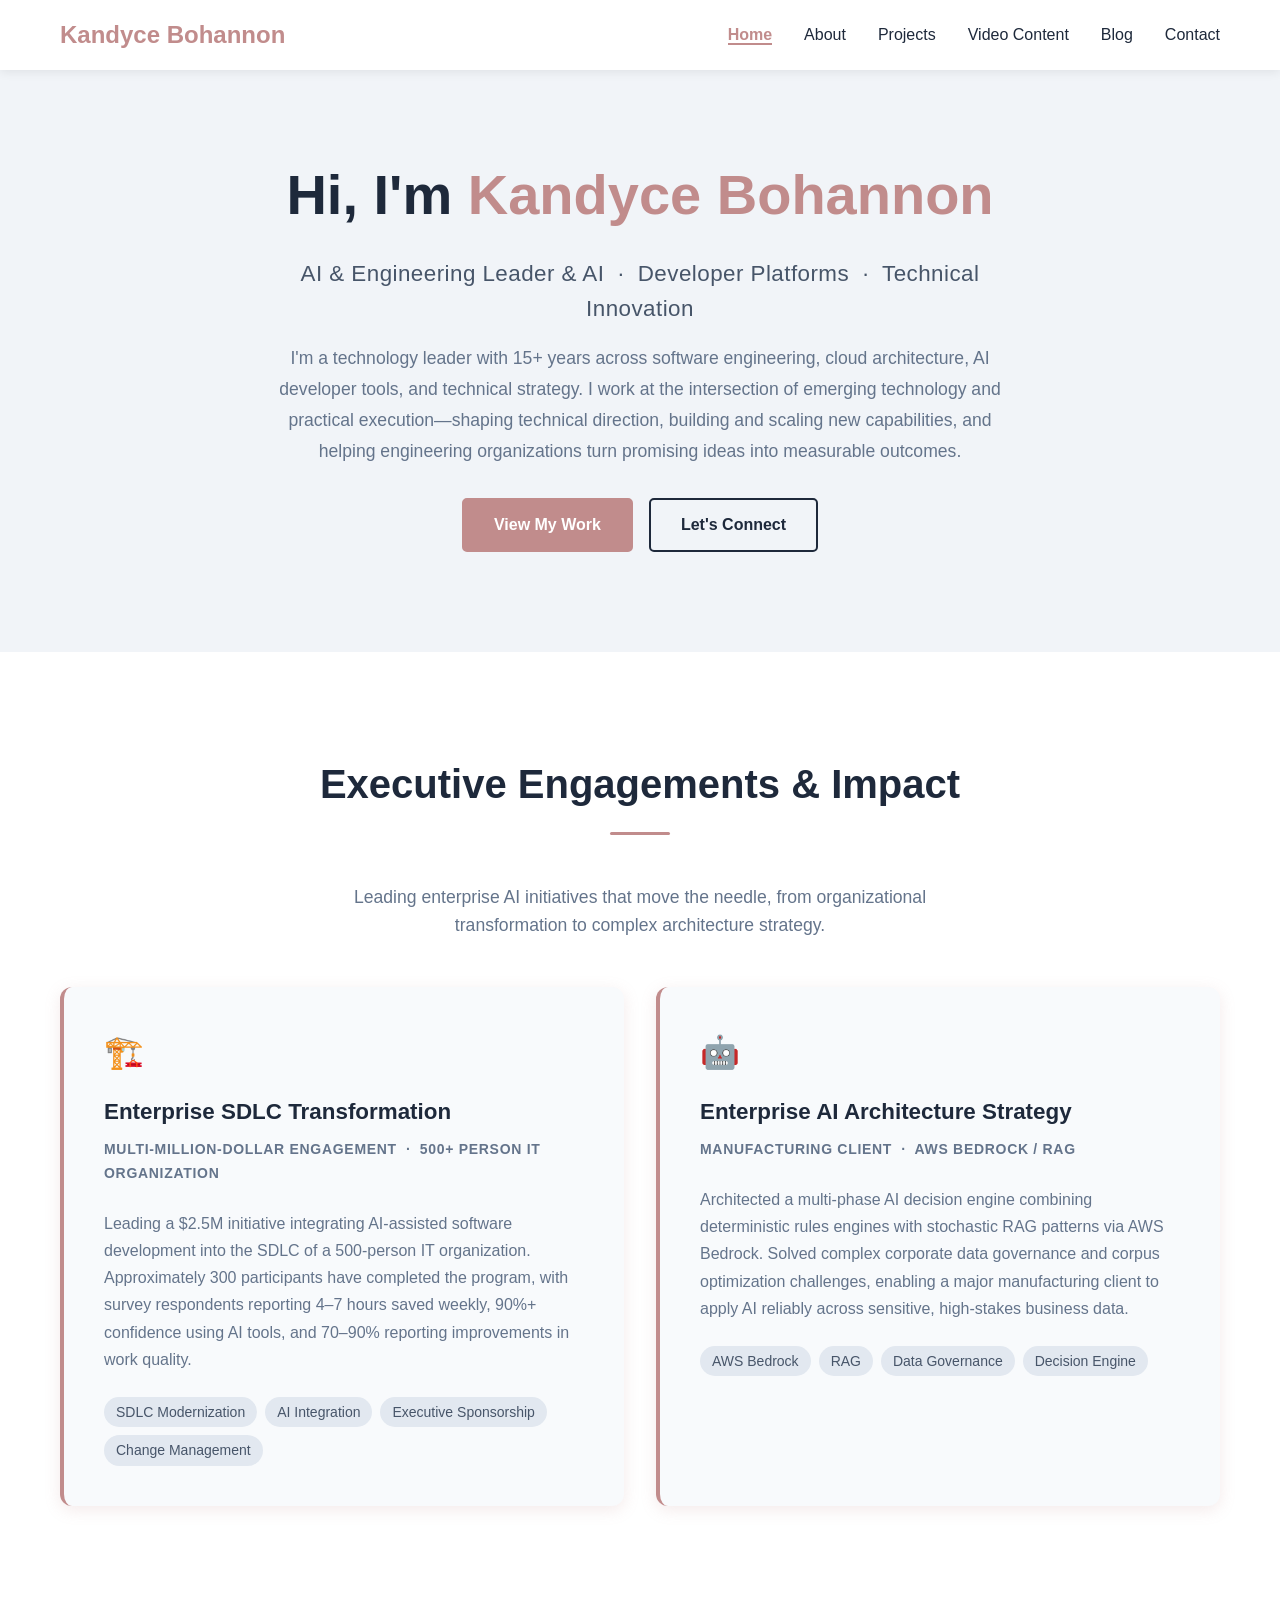
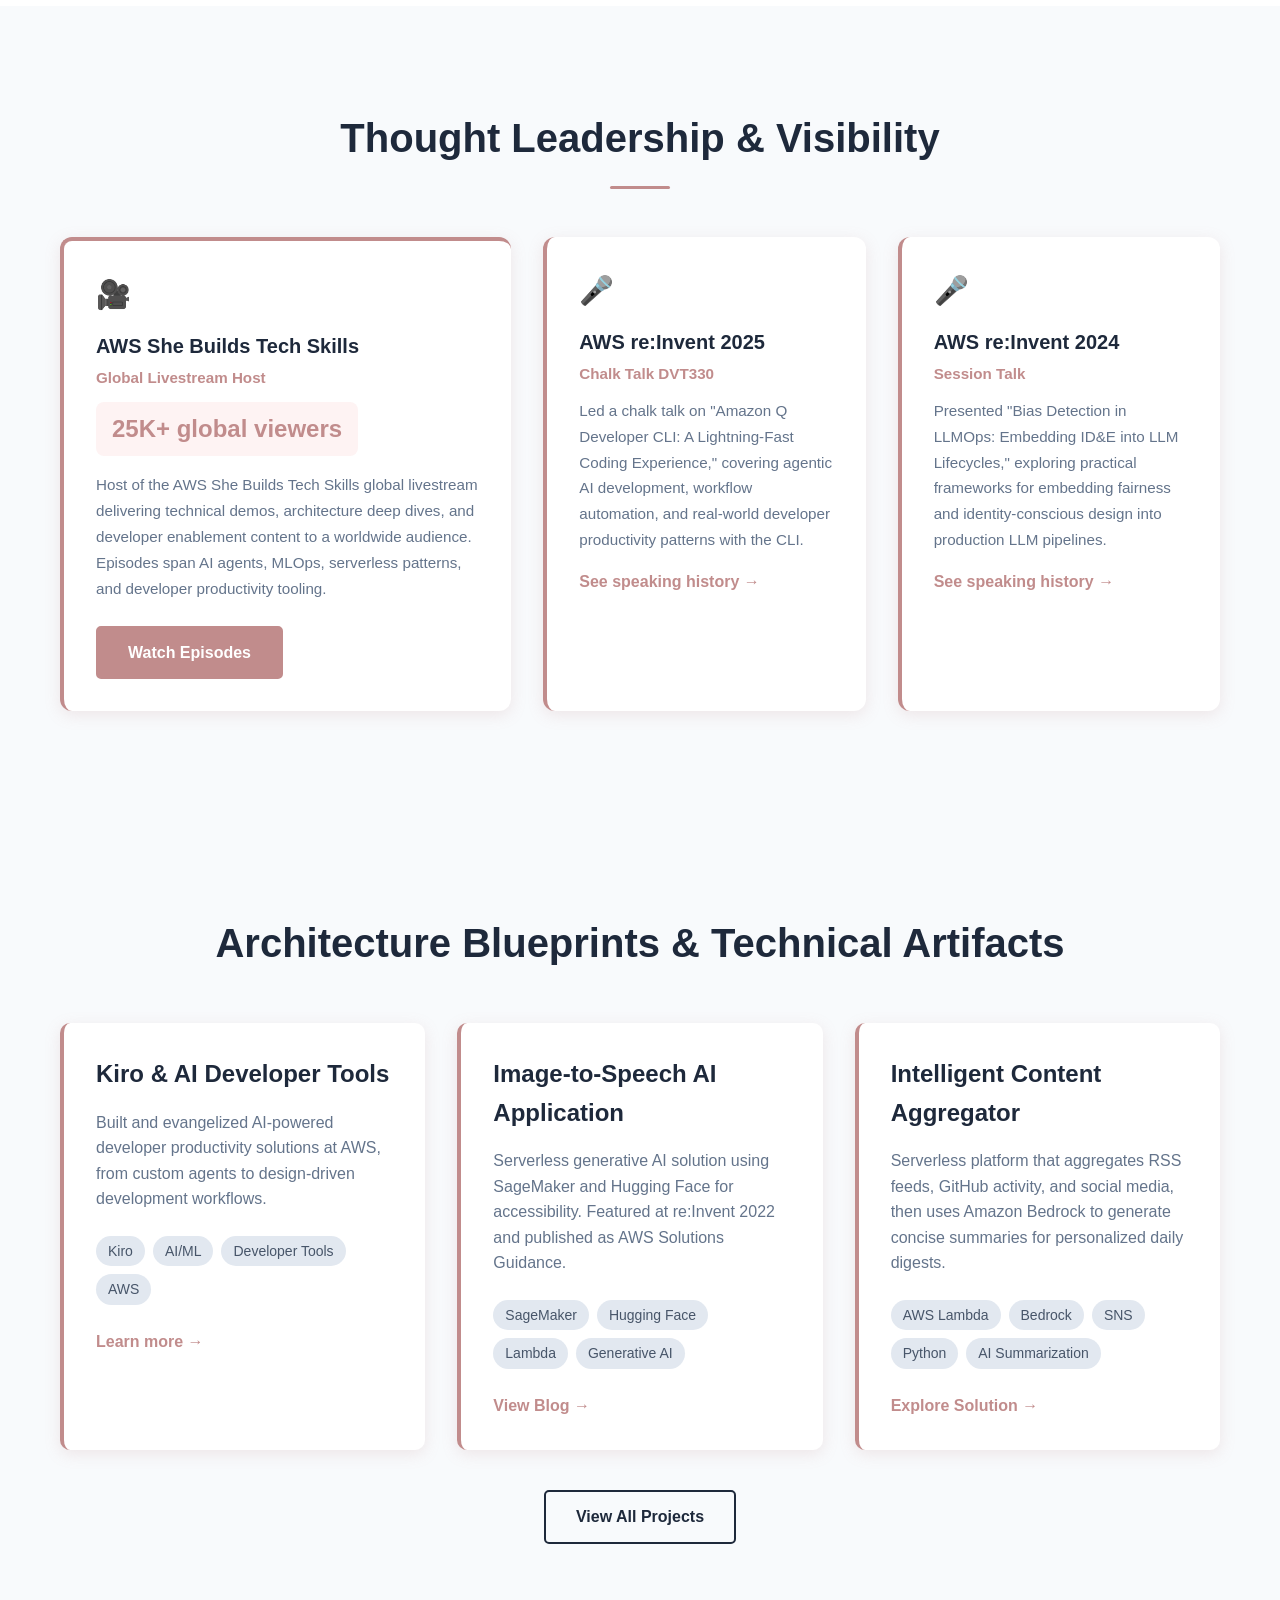
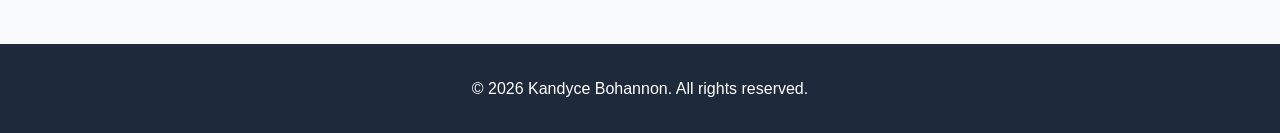
<file: index.html>
<!DOCTYPE html>
<html lang="en">
<head>
    <meta charset="UTF-8">
    <meta name="viewport" content="width=device-width, initial-scale=1.0">
    <title>Kandyce Bohannon - Director of Market Solutions, Cloud & AI</title>
    <link rel="stylesheet" href="styles.css">
</head>
<body>
    <nav>
        <div class="nav-container">
            <div class="logo">Kandyce Bohannon</div>
            <button class="mobile-menu-toggle" onclick="toggleMobileMenu()">
                <span></span>
                <span></span>
                <span></span>
            </button>
            <ul class="nav-menu">
                <li><a href="index.html" class="active">Home</a></li>
                <li><a href="about.html">About</a></li>
                <li><a href="projects.html">Projects</a></li>
                <li><a href="she-builds-episodes.html">Video Content</a></li>
                <li><a href="blog.html">Blog</a></li>
                <li><a href="contact.html">Contact</a></li>
            </ul>
        </div>
    </nav>

    <main>
        <section class="hero">
            <div class="hero-content">
                <h1>Hi, I'm <span class="highlight">Kandyce Bohannon</span></h1>
                <p class="hero-subtitle">AI & Engineering Leader &amp; AI &nbsp;·&nbsp; Developer Platforms &nbsp;·&nbsp; Technical Innovation</p>
                <p class="hero-description">I'm a technology leader with 15+ years across software engineering, cloud architecture, AI developer tools, and technical strategy. I work at the intersection of emerging technology and practical execution—shaping technical direction, building and scaling new capabilities, and helping engineering organizations turn promising ideas into measurable outcomes.</p>
                <div class="hero-buttons">
                    <a href="projects.html" class="btn btn-primary">View My Work</a>
                    <a href="contact.html" class="btn btn-secondary">Let's Connect</a>
                </div>
            </div>
        </section>

        <section class="executive-engagements">
            <div class="container">
                <h2>Executive Engagements &amp; Impact</h2>
                <div class="section-divider"></div>
                <p class="section-subtitle">Leading enterprise AI initiatives that move the needle, from organizational transformation to complex architecture strategy.</p>

                <div class="engagements-grid">
                    <div class="engagement-card">
                        <div class="engagement-icon">🏗️</div>
                        <h3>Enterprise SDLC Transformation</h3>
                        <p class="engagement-meta">Multi-Million-Dollar Engagement &nbsp;·&nbsp; 500+ Person IT Organization</p>
                        <p>Leading a $2.5M initiative integrating AI-assisted software development into the SDLC of a 500-person IT organization. Approximately 300 participants have completed the program, with survey respondents reporting 4–7 hours saved weekly, 90%+ confidence using AI tools, and 70–90% reporting improvements in work quality.</p>
                        <div class="engagement-tags">
                            <span class="tech-tag">SDLC Modernization</span>
                            <span class="tech-tag">AI Integration</span>
                            <span class="tech-tag">Executive Sponsorship</span>
                            <span class="tech-tag">Change Management</span>
                        </div>
                    </div>

                    <div class="engagement-card">
                        <div class="engagement-icon">🤖</div>
                        <h3>Enterprise AI Architecture Strategy</h3>
                        <p class="engagement-meta">Manufacturing Client &nbsp;·&nbsp; AWS Bedrock / RAG</p>
                        <p>Architected a multi-phase AI decision engine combining deterministic rules engines with stochastic RAG patterns via AWS Bedrock. Solved complex corporate data governance and corpus optimization challenges, enabling a major manufacturing client to apply AI reliably across sensitive, high-stakes business data.</p>
                        <div class="engagement-tags">
                            <span class="tech-tag">AWS Bedrock</span>
                            <span class="tech-tag">RAG</span>
                            <span class="tech-tag">Data Governance</span>
                            <span class="tech-tag">Decision Engine</span>
                        </div>
                    </div>
                </div>
            </div>
        </section>

        <section class="thought-leadership">
            <div class="container">
                <h2>Thought Leadership &amp; Visibility</h2>
                <div class="section-divider"></div>

                <div class="leadership-grid">
                    <div class="leadership-card featured-host">
                        <div class="leadership-icon">🎥</div>
                        <h3>AWS She Builds Tech Skills</h3>
                        <h4>Global Livestream Host</h4>
                        <div class="viewer-count">25K+ global viewers</div>
                        <p>Host of the AWS She Builds Tech Skills global livestream delivering technical demos, architecture deep dives, and developer enablement content to a worldwide audience. Episodes span AI agents, MLOps, serverless patterns, and developer productivity tooling.</p>
                        <a href="she-builds-episodes.html" class="btn btn-primary" style="display:inline-block; margin-top:0.5rem;">Watch Episodes</a>
                    </div>

                    <div class="leadership-card">
                        <div class="leadership-icon">🎤</div>
                        <h3>AWS re:Invent 2025</h3>
                        <h4>Chalk Talk DVT330</h4>
                        <p>Led a chalk talk on "Amazon Q Developer CLI: A Lightning-Fast Coding Experience," covering agentic AI development, workflow automation, and real-world developer productivity patterns with the CLI.</p>
                        <a href="about.html#speaking" class="project-link">See speaking history →</a>
                    </div>

                    <div class="leadership-card">
                        <div class="leadership-icon">🎤</div>
                        <h3>AWS re:Invent 2024</h3>
                        <h4>Session Talk</h4>
                        <p>Presented "Bias Detection in LLMOps: Embedding ID&amp;E into LLM Lifecycles," exploring practical frameworks for embedding fairness and identity-conscious design into production LLM pipelines.</p>
                        <a href="about.html#speaking" class="project-link">See speaking history →</a>
                    </div>
                </div>
            </div>
        </section>

        <section class="featured-projects">
            <div class="container">
                <h2>Architecture Blueprints &amp; Technical Artifacts</h2>
                <div class="projects-grid">
                    <div class="project-card">
                        <h3>Kiro &amp; AI Developer Tools</h3>
                        <p>Built and evangelized AI-powered developer productivity solutions at AWS, from custom agents to design-driven development workflows.</p>
                        <div class="project-tech">
                            <span class="tech-tag">Kiro</span>
                            <span class="tech-tag">AI/ML</span>
                            <span class="tech-tag">Developer Tools</span>
                            <span class="tech-tag">AWS</span>
                        </div>
                        <a href="amazon-q-developer-journey.html" class="project-link">Learn more →</a>
                    </div>
                    <div class="project-card">
                        <h3>Image-to-Speech AI Application</h3>
                        <p>Serverless generative AI solution using SageMaker and Hugging Face for accessibility. Featured at re:Invent 2022 and published as AWS Solutions Guidance.</p>
                        <div class="project-tech">
                            <span class="tech-tag">SageMaker</span>
                            <span class="tech-tag">Hugging Face</span>
                            <span class="tech-tag">Lambda</span>
                            <span class="tech-tag">Generative AI</span>
                        </div>
                        <a href="https://aws.amazon.com/blogs/machine-learning/introducing-an-image-to-speech-generative-ai-application-using-amazon-sagemaker-and-hugging-face/" class="project-link">View Blog →</a>
                    </div>
                    <div class="project-card">
                        <h3>Intelligent Content Aggregator</h3>
                        <p>Serverless platform that aggregates RSS feeds, GitHub activity, and social media, then uses Amazon Bedrock to generate concise summaries for personalized daily digests.</p>
                        <div class="project-tech">
                            <span class="tech-tag">AWS Lambda</span>
                            <span class="tech-tag">Bedrock</span>
                            <span class="tech-tag">SNS</span>
                            <span class="tech-tag">Python</span>
                            <span class="tech-tag">AI Summarization</span>
                        </div>
                        <a href="https://github.com/kandyce1010/content-aggregator" class="project-link">Explore Solution →</a>
                    </div>
                </div>
                <div style="text-align:center; margin-top: 2.5rem;">
                    <a href="projects.html" class="btn btn-secondary">View All Projects</a>
                </div>
            </div>
        </section>
    </main>

    <script>
        function toggleMobileMenu() {
            const navMenu = document.querySelector('.nav-menu');
            const toggle = document.querySelector('.mobile-menu-toggle');
            navMenu.classList.toggle('active');
            toggle.classList.toggle('active');
        }
    </script>

    <footer>
        <div class="container">
            <p>&copy; 2026 Kandyce Bohannon. All rights reserved.</p>
        </div>
    </footer>
</body>
</html>
</file>
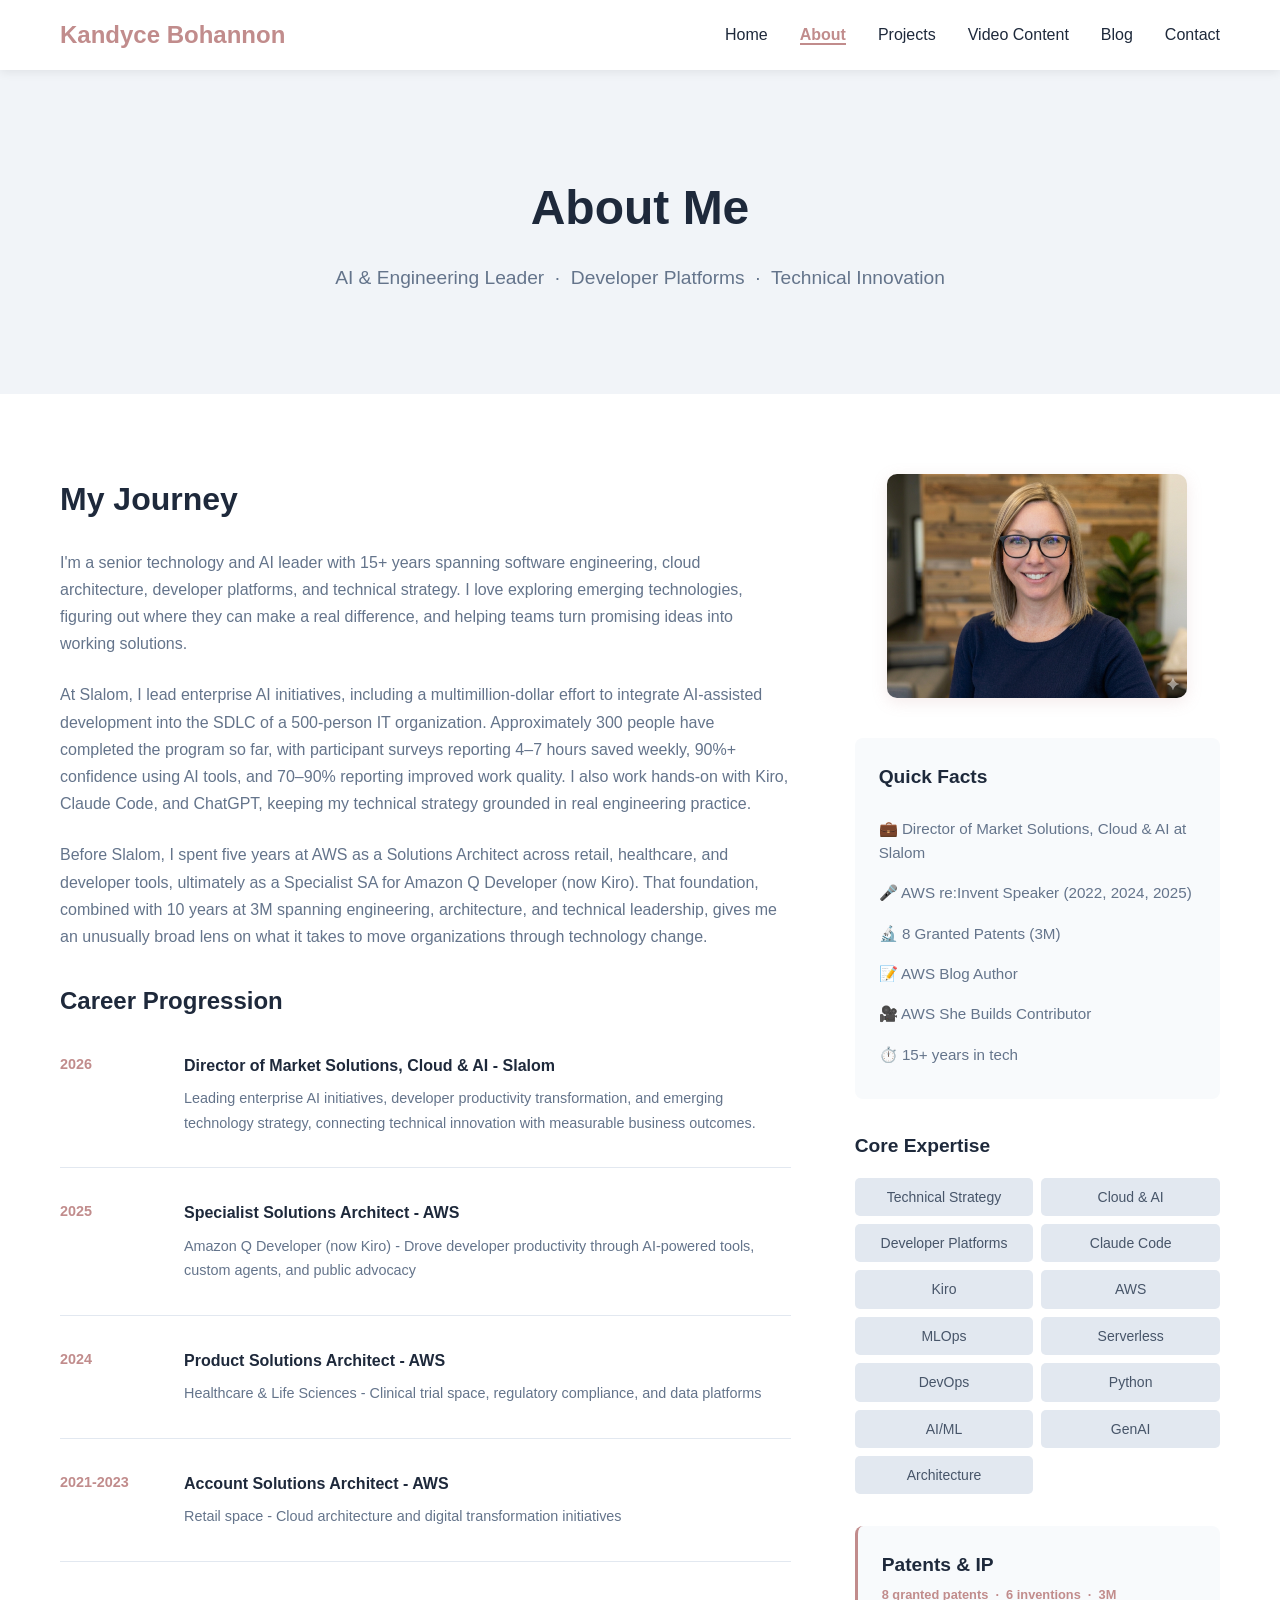
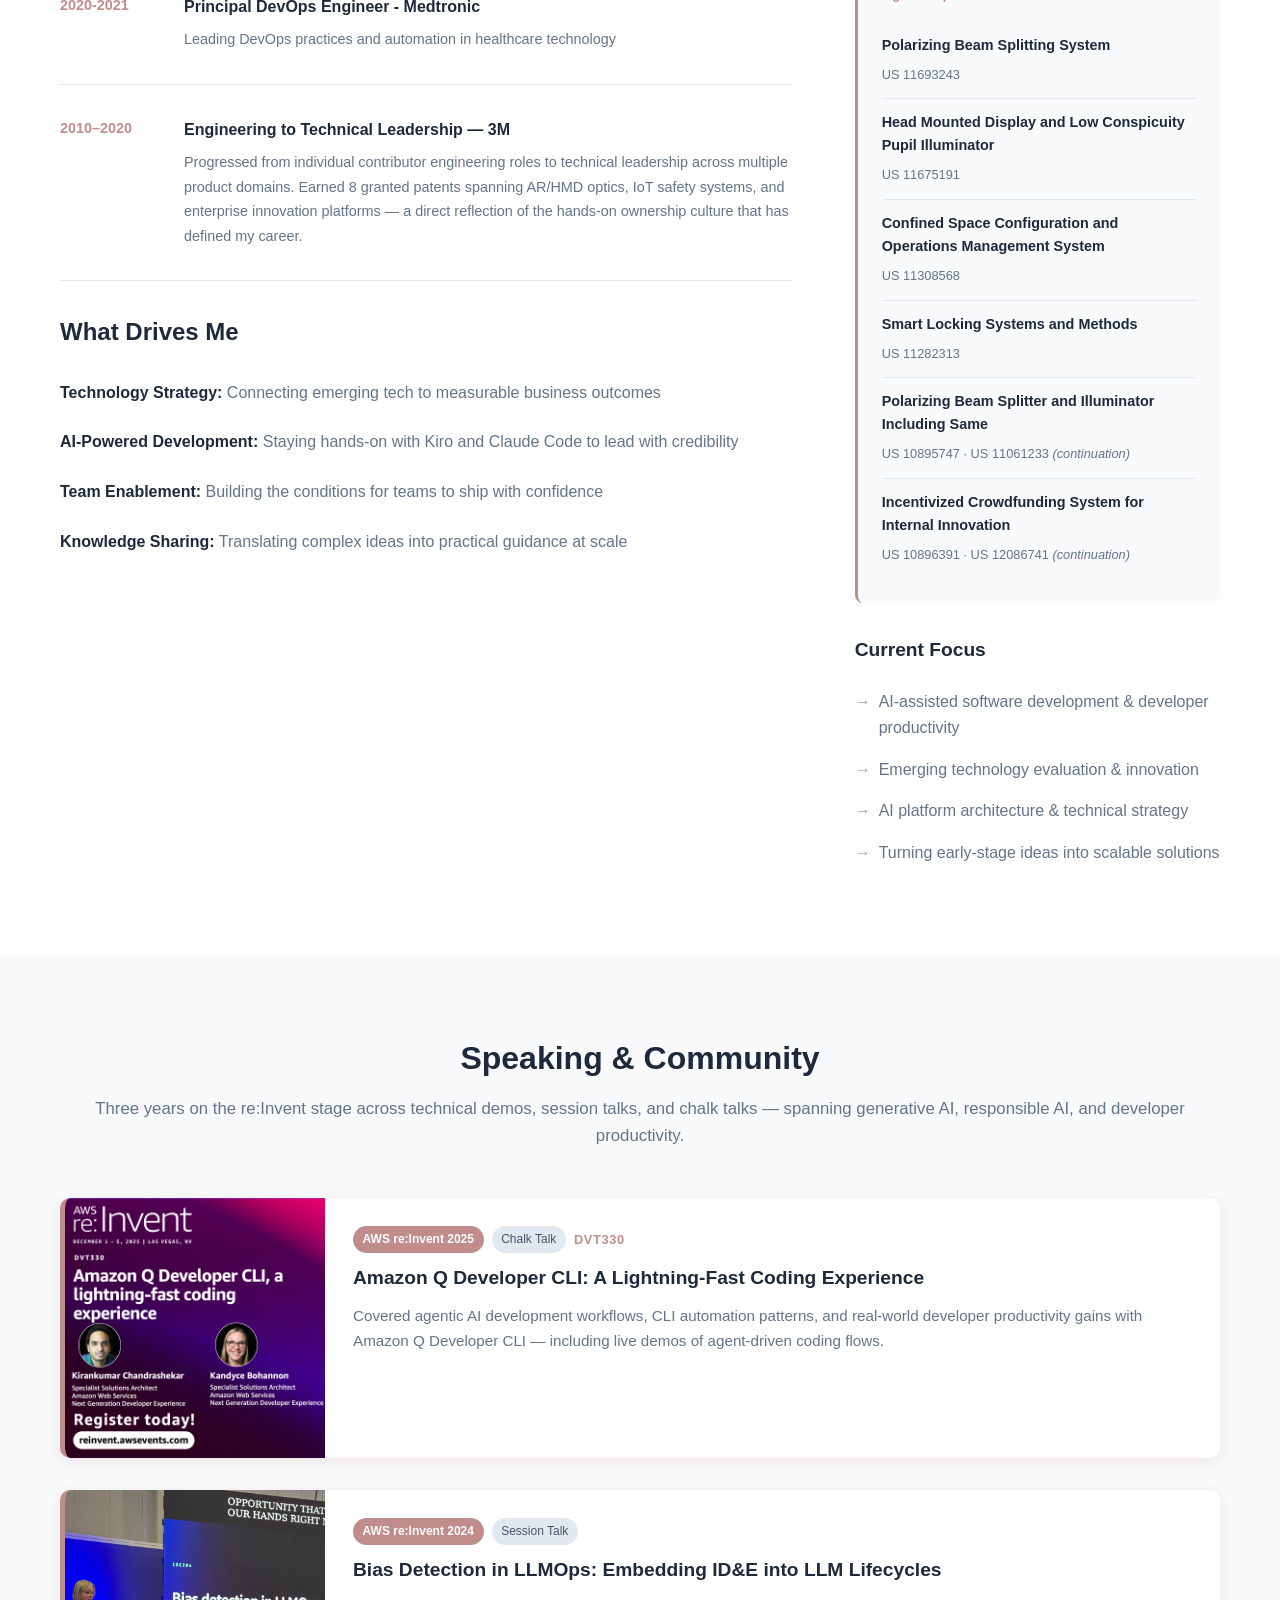
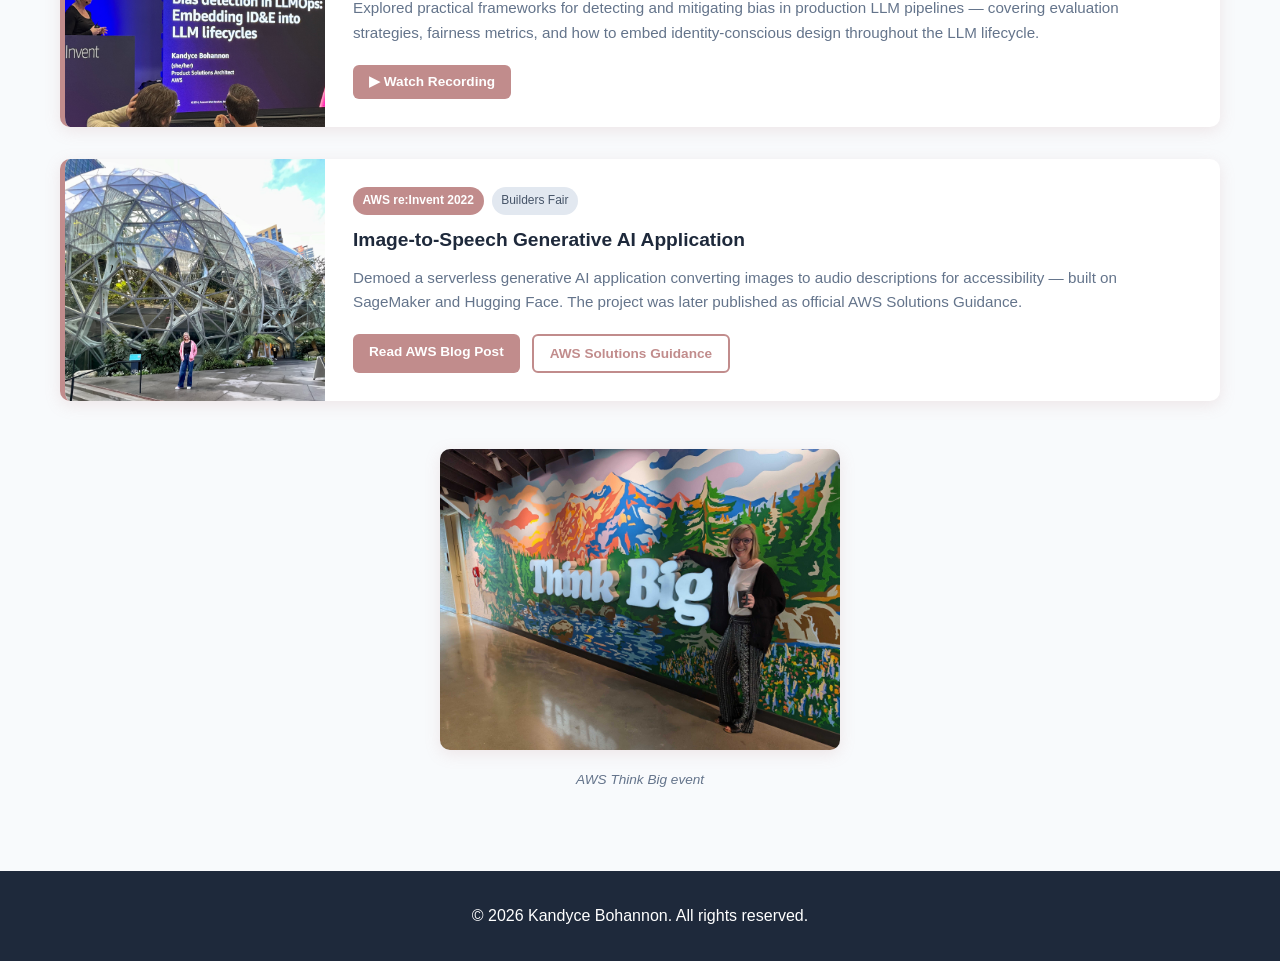
<file: about.html>
<!DOCTYPE html>
<html lang="en">
<head>
    <meta charset="UTF-8">
    <meta name="viewport" content="width=device-width, initial-scale=1.0">
    <title>About - Kandyce Bohannon</title>
    <link rel="stylesheet" href="styles.css">
</head>
<body>
    <nav>
        <div class="nav-container">
            <div class="logo">Kandyce Bohannon</div>
            <button class="mobile-menu-toggle" onclick="toggleMobileMenu()">
                <span></span>
                <span></span>
                <span></span>
            </button>
            <ul class="nav-menu">
                <li><a href="index.html">Home</a></li>
                <li><a href="about.html" class="active">About</a></li>
                <li><a href="projects.html">Projects</a></li>
                <li><a href="she-builds-episodes.html">Video Content</a></li>
                <li><a href="blog.html">Blog</a></li>
                <li><a href="contact.html">Contact</a></li>
            </ul>
        </div>
    </nav>

    <main style="margin-top: 70px;">
        <section class="about-hero">
            <div class="container">
                <h1>About Me</h1>
                <p class="about-subtitle">AI & Engineering Leader &nbsp;·&nbsp; Developer Platforms &nbsp;·&nbsp; Technical Innovation </p>
            </div>
        </section>

        <section class="about-content">
            <div class="container">
                <div class="about-grid">
                    <div class="about-text">
                        <h2>My Journey</h2>
                        <p>I'm a senior technology and AI leader with 15+ years spanning software engineering, cloud architecture, developer platforms, and technical strategy. I love exploring emerging technologies, figuring out where they can make a real difference, and helping teams turn promising ideas into working solutions.</p>

                        <p>At Slalom, I lead enterprise AI initiatives, including a multimillion-dollar effort to integrate AI-assisted development into the SDLC of a 500-person IT organization. Approximately 300 people have completed the program so far, with participant surveys reporting 4–7 hours saved weekly, 90%+ confidence using AI tools, and 70–90% reporting improved work quality. I also work hands-on with Kiro, Claude Code, and ChatGPT, keeping my technical strategy grounded in real engineering practice.</p>

                        <p>Before Slalom, I spent five years at AWS as a Solutions Architect across retail, healthcare, and developer tools, ultimately as a Specialist SA for Amazon Q Developer (now Kiro). That foundation, combined with 10 years at 3M spanning engineering, architecture, and technical leadership, gives me an unusually broad lens on what it takes to move organizations through technology change.</p>

                        <h3>Career Progression</h3>
                        <div class="career-timeline">
                            <div class="timeline-item">
                                <div class="timeline-year">2026</div>
                                <div class="timeline-content">
                                    <h4>Director of Market Solutions, Cloud &amp; AI - Slalom</h4>
                                    <p>Leading enterprise AI initiatives, developer productivity transformation, and emerging technology strategy, connecting technical innovation with measurable business outcomes.</p>
                                </div>
                            </div>
                            <div class="timeline-item">
                                <div class="timeline-year">2025</div>
                                <div class="timeline-content">
                                    <h4>Specialist Solutions Architect - AWS</h4>
                                    <p>Amazon Q Developer (now Kiro) - Drove developer productivity through AI-powered tools, custom agents, and public advocacy</p>
                                </div>
                            </div>
                            <div class="timeline-item">
                                <div class="timeline-year">2024</div>
                                <div class="timeline-content">
                                    <h4>Product Solutions Architect - AWS</h4>
                                    <p>Healthcare & Life Sciences - Clinical trial space, regulatory compliance, and data platforms</p>
                                </div>
                            </div>
                            <div class="timeline-item">
                                <div class="timeline-year">2021-2023</div>
                                <div class="timeline-content">
                                    <h4>Account Solutions Architect - AWS</h4>
                                    <p>Retail space - Cloud architecture and digital transformation initiatives</p>
                                </div>
                            </div>
                            <div class="timeline-item">
                                <div class="timeline-year">2020-2021</div>
                                <div class="timeline-content">
                                    <h4>Principal DevOps Engineer - Medtronic</h4>
                                    <p>Leading DevOps practices and automation in healthcare technology</p>
                                </div>
                            </div>
                            <div class="timeline-item">
                                <div class="timeline-year">2010–2020</div>
                                <div class="timeline-content">
                                    <h4>Engineering to Technical Leadership — 3M</h4>
                                    <p>Progressed from individual contributor engineering roles to technical leadership across multiple product domains. Earned 8 granted patents spanning AR/HMD optics, IoT safety systems, and enterprise innovation platforms — a direct reflection of the hands-on ownership culture that has defined my career.</p>
                                </div>
                            </div>
                        </div>

                        <h3>What Drives Me</h3>
                        <ul class="values-list">
                            <li><strong>Technology Strategy:</strong> Connecting emerging tech to measurable business outcomes</li>
                            <li><strong>AI-Powered Development:</strong> Staying hands-on with Kiro and Claude Code to lead with credibility</li>
                            <li><strong>Team Enablement:</strong> Building the conditions for teams to ship with confidence</li>
                            <li><strong>Knowledge Sharing:</strong> Translating complex ideas into practical guidance at scale</li>
                        </ul>
                    </div>
                    
                    <div class="about-sidebar">
                        <div class="profile-image">
                            <img src="images/kb-profile-pic-june26.png" alt="Kandyce Bohannon" />
                        </div>
                        
                        <div class="quick-facts">
                            <h3>Quick Facts</h3>
                            <ul class="facts-list">
                                <li>💼 Director of Market Solutions, Cloud &amp; AI at Slalom</li>
                                <li>🎤 AWS re:Invent Speaker (2022, 2024, 2025)</li>
                                <li>🔬 8 Granted Patents (3M)</li>
                                <li>📝 AWS Blog Author</li>
                                <li>🎥 AWS She Builds Contributor</li>
                                <li>⏱️ 15+ years in tech</li>
                            </ul>
                        </div>
                        
                        <div class="tech-stack">
                            <h3>Core Expertise</h3>
                            <div class="tech-grid">
                                <span class="tech-item">Technical Strategy</span>
                                <span class="tech-item">Cloud & AI</span>
                                <span class="tech-item">Developer Platforms</span>
                                <span class="tech-item">Claude Code</span>
                                <span class="tech-item">Kiro</span>
                                <span class="tech-item">AWS</span>
                                <span class="tech-item">MLOps</span>
                                <span class="tech-item">Serverless</span>
                                <span class="tech-item">DevOps</span>
                                <span class="tech-item">Python</span>
                                <span class="tech-item">AI/ML</span>
                                <span class="tech-item">GenAI</span>
                                <span class="tech-item">Architecture</span>
                            </div>
                        </div>

                        <div class="patents-sidebar">
                            <h3>Patents &amp; IP</h3>
                            <p class="patents-count">8 granted patents &nbsp;·&nbsp; 6 inventions &nbsp;·&nbsp; 3M</p>
                            <ul class="patents-list">
                                <li>
                                    <strong>Polarizing Beam Splitting System</strong>
                                    <span class="patent-meta">US 11693243</span>
                                </li>
                                <li>
                                    <strong>Head Mounted Display and Low Conspicuity Pupil Illuminator</strong>
                                    <span class="patent-meta">US 11675191</span>
                                </li>
                                <li>
                                    <strong>Confined Space Configuration and Operations Management System</strong>
                                    <span class="patent-meta">US 11308568</span>
                                </li>
                                <li>
                                    <strong>Smart Locking Systems and Methods</strong>
                                    <span class="patent-meta">US 11282313</span>
                                </li>
                                <li>
                                    <strong>Polarizing Beam Splitter and Illuminator Including Same</strong>
                                    <span class="patent-meta">US 10895747 · US 11061233 <em>(continuation)</em></span>
                                </li>
                                <li>
                                    <strong>Incentivized Crowdfunding System for Internal Innovation</strong>
                                    <span class="patent-meta">US 10896391 · US 12086741 <em>(continuation)</em></span>
                                </li>
                            </ul>
                        </div>

                        <div class="current-focus">
                            <h3>Current Focus</h3>
                            <ul>
                                <li>AI-assisted software development & developer productivity</li>
                                <li>Emerging technology evaluation & innovation</li>
                                <li>AI platform architecture & technical strategy</li>
                                <li>Turning early-stage ideas into scalable solutions</li>
                            </ul>
                        </div>
                    </div>
                </div>
            </div>
        </section>

        <section class="speaking-section" id="speaking">
            <div class="container">
                <h2>Speaking & Community</h2>
                <p class="speaking-intro">Three years on the re:Invent stage across technical demos, session talks, and chalk talks — spanning generative AI, responsible AI, and developer productivity.</p>

                <div class="speaking-cards">

                    <div class="speaking-card">
                        <div class="speaking-card-image">
                            <img src="images/dvt330-reinvent-2025.png" alt="DVT330 - Amazon Q Developer CLI Chalk Talk at re:Invent 2025" />
                        </div>
                        <div class="speaking-card-content">
                            <div class="speaking-meta-row">
                                <span class="speaking-event-badge">AWS re:Invent 2025</span>
                                <span class="speaking-type-badge">Chalk Talk</span>
                                <span class="speaking-session-id">DVT330</span>
                            </div>
                            <h3>Amazon Q Developer CLI: A Lightning-Fast Coding Experience</h3>
                            <p>Covered agentic AI development workflows, CLI automation patterns, and real-world developer productivity gains with Amazon Q Developer CLI — including live demos of agent-driven coding flows.</p>
                            <div class="speaking-links">
                                <!-- Add re:Invent session catalog URL here when available -->
                            </div>
                        </div>
                    </div>

                    <div class="speaking-card">
                        <div class="speaking-card-image">
                            <img src="images/me-speaking.jpg" alt="Speaking at re:Invent 2024 on Bias Detection in LLMOps" />
                        </div>
                        <div class="speaking-card-content">
                            <div class="speaking-meta-row">
                                <span class="speaking-event-badge">AWS re:Invent 2024</span>
                                <span class="speaking-type-badge">Session Talk</span>
                            </div>
                            <h3>Bias Detection in LLMOps: Embedding ID&amp;E into LLM Lifecycles</h3>
                            <p>Explored practical frameworks for detecting and mitigating bias in production LLM pipelines — covering evaluation strategies, fairness metrics, and how to embed identity-conscious design throughout the LLM lifecycle.</p>
                            <div class="speaking-links">
                                <a href="https://www.youtube.com/watch?v=nG8sjVyeTq0" class="speaking-link-btn" target="_blank" rel="noopener">▶ Watch Recording</a>
                            </div>
                        </div>
                    </div>

                    <div class="speaking-card">
                        <div class="speaking-card-image builders-fair">
                            <img src="images/me-spheres.jpg" alt="At AWS re:Invent 2022, Amazon Spheres" />
                        </div>
                        <div class="speaking-card-content">
                            <div class="speaking-meta-row">
                                <span class="speaking-event-badge">AWS re:Invent 2022</span>
                                <span class="speaking-type-badge">Builders Fair</span>
                            </div>
                            <h3>Image-to-Speech Generative AI Application</h3>
                            <p>Demoed a serverless generative AI application converting images to audio descriptions for accessibility — built on SageMaker and Hugging Face. The project was later published as official AWS Solutions Guidance.</p>
                            <div class="speaking-links">
                                <a href="https://aws.amazon.com/blogs/machine-learning/introducing-an-image-to-speech-generative-ai-application-using-amazon-sagemaker-and-hugging-face/" class="speaking-link-btn" target="_blank" rel="noopener">Read AWS Blog Post</a>
                                <a href="https://aws.amazon.com/solutions/guidance/image-to-text-and-image-to-speech-on-aws/" class="speaking-link-btn speaking-link-secondary" target="_blank" rel="noopener">AWS Solutions Guidance</a>
                            </div>
                        </div>
                    </div>

                </div>

                <div class="speaking-photos">
                    <div class="aws-photo">
                        <img src="images/aws-event.jpg" alt="At AWS Think Big event" />
                        <p class="photo-caption">AWS Think Big event</p>
                    </div>
                </div>
            </div>
        </section>
    </main>

    <script>
        function toggleMobileMenu() {
            const navMenu = document.querySelector('.nav-menu');
            const toggle = document.querySelector('.mobile-menu-toggle');
            navMenu.classList.toggle('active');
            toggle.classList.toggle('active');
        }
    </script>

    <footer>
        <div class="container">
            <p>&copy; 2026 Kandyce Bohannon. All rights reserved.</p>
        </div>
    </footer>

    <style>
        .about-hero {
            background: #F1F4F8;
            color: #1e293b;
            padding: 100px 0;
            text-align: center;
        }

        .about-hero h1 {
            font-size: 3rem;
            margin-bottom: 1rem;
            color: #1e293b;
        }

        .about-subtitle {
            font-size: 1.2rem;
            color: #64748b;
        }

        .about-content {
            padding: 80px 0;
        }

        .about-grid {
            display: grid;
            grid-template-columns: 2fr 1fr;
            gap: 4rem;
            align-items: start;
        }

        .about-text h2 {
            font-size: 2rem;
            margin-bottom: 1.5rem;
            color: #1e293b;
        }

        .about-text h3 {
            font-size: 1.5rem;
            margin: 2rem 0 1rem;
            color: #1e293b;
        }

        .about-text p {
            margin-bottom: 1.5rem;
            color: #64748b;
            line-height: 1.7;
        }

        .career-timeline {
            margin: 2rem 0;
        }

        .timeline-item {
            display: grid;
            grid-template-columns: 100px 1fr;
            gap: 1.5rem;
            margin-bottom: 2rem;
            padding-bottom: 2rem;
            border-bottom: 1px solid #e2e8f0;
        }

        .timeline-year {
            font-weight: bold;
            color: var(--color-primary);
            font-size: 0.9rem;
        }

        .timeline-content h4 {
            color: #1e293b;
            margin-bottom: 0.5rem;
        }

        .timeline-content p {
            color: #64748b;
            margin: 0;
            font-size: 0.9rem;
        }

        .values-list {
            list-style: none;
            padding-left: 0;
        }

        .values-list li {
            padding: 0.75rem 0;
            color: #64748b;
            line-height: 1.6;
        }

        .values-list strong {
            color: #1e293b;
        }

        .profile-image {
            text-align: center;
            margin-bottom: 2rem;
        }

        .profile-image img {
            width: 100%;
            max-width: 300px;
            border-radius: 10px;
            box-shadow: 0 4px 16px rgba(193,140,140,0.18);
        }

        .quick-facts {
            background: #f8fafc;
            padding: 1.5rem;
            border-radius: 8px;
            margin-bottom: 2rem;
        }

        .quick-facts h3 {
            font-size: 1.2rem;
            margin-bottom: 1rem;
            color: #1e293b;
        }

        .facts-list {
            list-style: none;
            padding-left: 0;
        }

        .facts-list li {
            padding: 0.5rem 0;
            color: #64748b;
            font-size: 0.95rem;
        }

        .image-note {
            font-size: 0.8rem;
            color: #64748b;
            font-style: italic;
            margin-top: 0.5rem;
        }

        .tech-stack h3, .current-focus h3 {
            font-size: 1.2rem;
            margin-bottom: 1rem;
            color: #1e293b;
        }

        .tech-grid {
            display: grid;
            grid-template-columns: repeat(2, 1fr);
            gap: 0.5rem;
            margin-bottom: 2rem;
        }

        .tech-item {
            background: #e2e8f0;
            color: #475569;
            padding: 0.5rem;
            border-radius: 5px;
            text-align: center;
            font-size: 0.875rem;
        }

        .patents-sidebar {
            background: #f8fafc;
            padding: 1.5rem;
            border-radius: 8px;
            margin-bottom: 2rem;
            border-left: 3px solid var(--color-primary);
        }

        .patents-sidebar h3 {
            font-size: 1.2rem;
            margin-bottom: 0.25rem;
            color: #1e293b;
        }

        .patents-count {
            color: var(--color-primary);
            font-size: 0.8rem;
            font-weight: 600;
            margin-bottom: 1rem;
        }

        .patents-list {
            list-style: none;
            padding-left: 0;
        }

        .patents-list li {
            padding: 0.75rem 0;
            border-bottom: 1px solid #e2e8f0;
        }

        .patents-list li:last-child {
            border-bottom: none;
        }

        .patents-list strong {
            display: block;
            color: #1e293b;
            font-size: 0.9rem;
            margin-bottom: 0.25rem;
        }

        .patent-meta {
            color: #64748b;
            font-size: 0.8rem;
        }

        .current-focus ul {
            list-style: none;
            padding-left: 0;
        }

        .current-focus li {
            padding: 0.5rem 0;
            color: #64748b;
            position: relative;
            padding-left: 1.5rem;
        }

        .current-focus li:before {
            content: "→";
            color: var(--color-primary);
            position: absolute;
            left: 0;
        }

        @media (max-width: 768px) {
            .about-grid {
                grid-template-columns: 1fr;
                gap: 2rem;
            }
            
            .about-hero h1 {
                font-size: 2rem;
            }

            .timeline-item {
                grid-template-columns: 1fr;
                gap: 0.5rem;
            }
        }

        .speaking-section {
            background: #f8fafc;
            padding: 80px 0;
        }

        .speaking-section h2 {
            font-size: 2rem;
            margin-bottom: 0.75rem;
            color: #1e293b;
            text-align: center;
        }

        .speaking-intro {
            text-align: center;
            color: #64748b;
            font-size: 1.05rem;
            margin-bottom: 3rem;
        }

        .speaking-cards {
            display: grid;
            gap: 2rem;
            margin-bottom: 3rem;
        }

        .speaking-card {
            background: white;
            border-radius: 10px;
            box-shadow: 0 4px 16px rgba(193,140,140,0.18);
            border-left: 5px solid var(--color-primary);
            display: grid;
            grid-template-columns: 260px 1fr;
            overflow: hidden;
            transition: transform 0.2s, box-shadow 0.2s;
        }

        .speaking-card:hover {
            transform: translateY(-3px);
            box-shadow: 0 8px 28px rgba(193,140,140,0.28);
        }

        .speaking-card-image {
            overflow: hidden;
            background: #e2e8f0;
        }

        .speaking-card-image img {
            width: 100%;
            height: 100%;
            object-fit: cover;
            display: block;
        }

        .speaking-card-content {
            padding: 1.75rem;
        }

        .speaking-meta-row {
            display: flex;
            align-items: center;
            gap: 0.5rem;
            flex-wrap: wrap;
            margin-bottom: 0.75rem;
        }

        .speaking-event-badge {
            background: var(--color-primary);
            color: white;
            font-size: 0.75rem;
            font-weight: 600;
            padding: 0.25rem 0.6rem;
            border-radius: 20px;
        }

        .speaking-type-badge {
            background: #e2e8f0;
            color: #475569;
            font-size: 0.75rem;
            font-weight: 500;
            padding: 0.25rem 0.6rem;
            border-radius: 20px;
        }

        .speaking-session-id {
            color: var(--color-primary);
            font-size: 0.8rem;
            font-weight: 700;
            letter-spacing: 0.05em;
        }

        .speaking-card-content h3 {
            font-size: 1.2rem;
            color: #1e293b;
            margin-bottom: 0.75rem;
            line-height: 1.4;
        }

        .speaking-card-content p {
            color: #64748b;
            font-size: 0.95rem;
            line-height: 1.6;
            margin-bottom: 1.25rem;
        }

        .speaking-links {
            display: flex;
            gap: 0.75rem;
            flex-wrap: wrap;
        }

        .speaking-link-btn {
            display: inline-block;
            padding: 0.4rem 1rem;
            border-radius: 6px;
            font-size: 0.85rem;
            font-weight: 600;
            text-decoration: none;
            background: var(--color-primary);
            color: white;
            transition: opacity 0.2s;
        }

        .speaking-link-btn:hover {
            opacity: 0.88;
        }

        .speaking-link-secondary {
            background: none;
            border: 2px solid var(--color-primary);
            color: var(--color-primary);
        }

        .speaking-link-secondary:hover {
            background: #fdf4ff;
            opacity: 1;
        }

        .speaking-photos {
            display: flex;
            justify-content: center;
            gap: 2rem;
        }

        .aws-photo {
            text-align: center;
            max-width: 400px;
        }

        .aws-photo img {
            width: 100%;
            border-radius: 10px;
            box-shadow: 0 4px 16px rgba(193,140,140,0.18);
        }

        .photo-caption {
            margin-top: 0.75rem;
            color: #64748b;
            font-size: 0.85rem;
            font-style: italic;
        }

        @media (max-width: 768px) {
            .speaking-card {
                grid-template-columns: 1fr;
            }

            .speaking-card-image {
                height: 200px;
            }
        }
    </style>
</body>
</html>
</file>
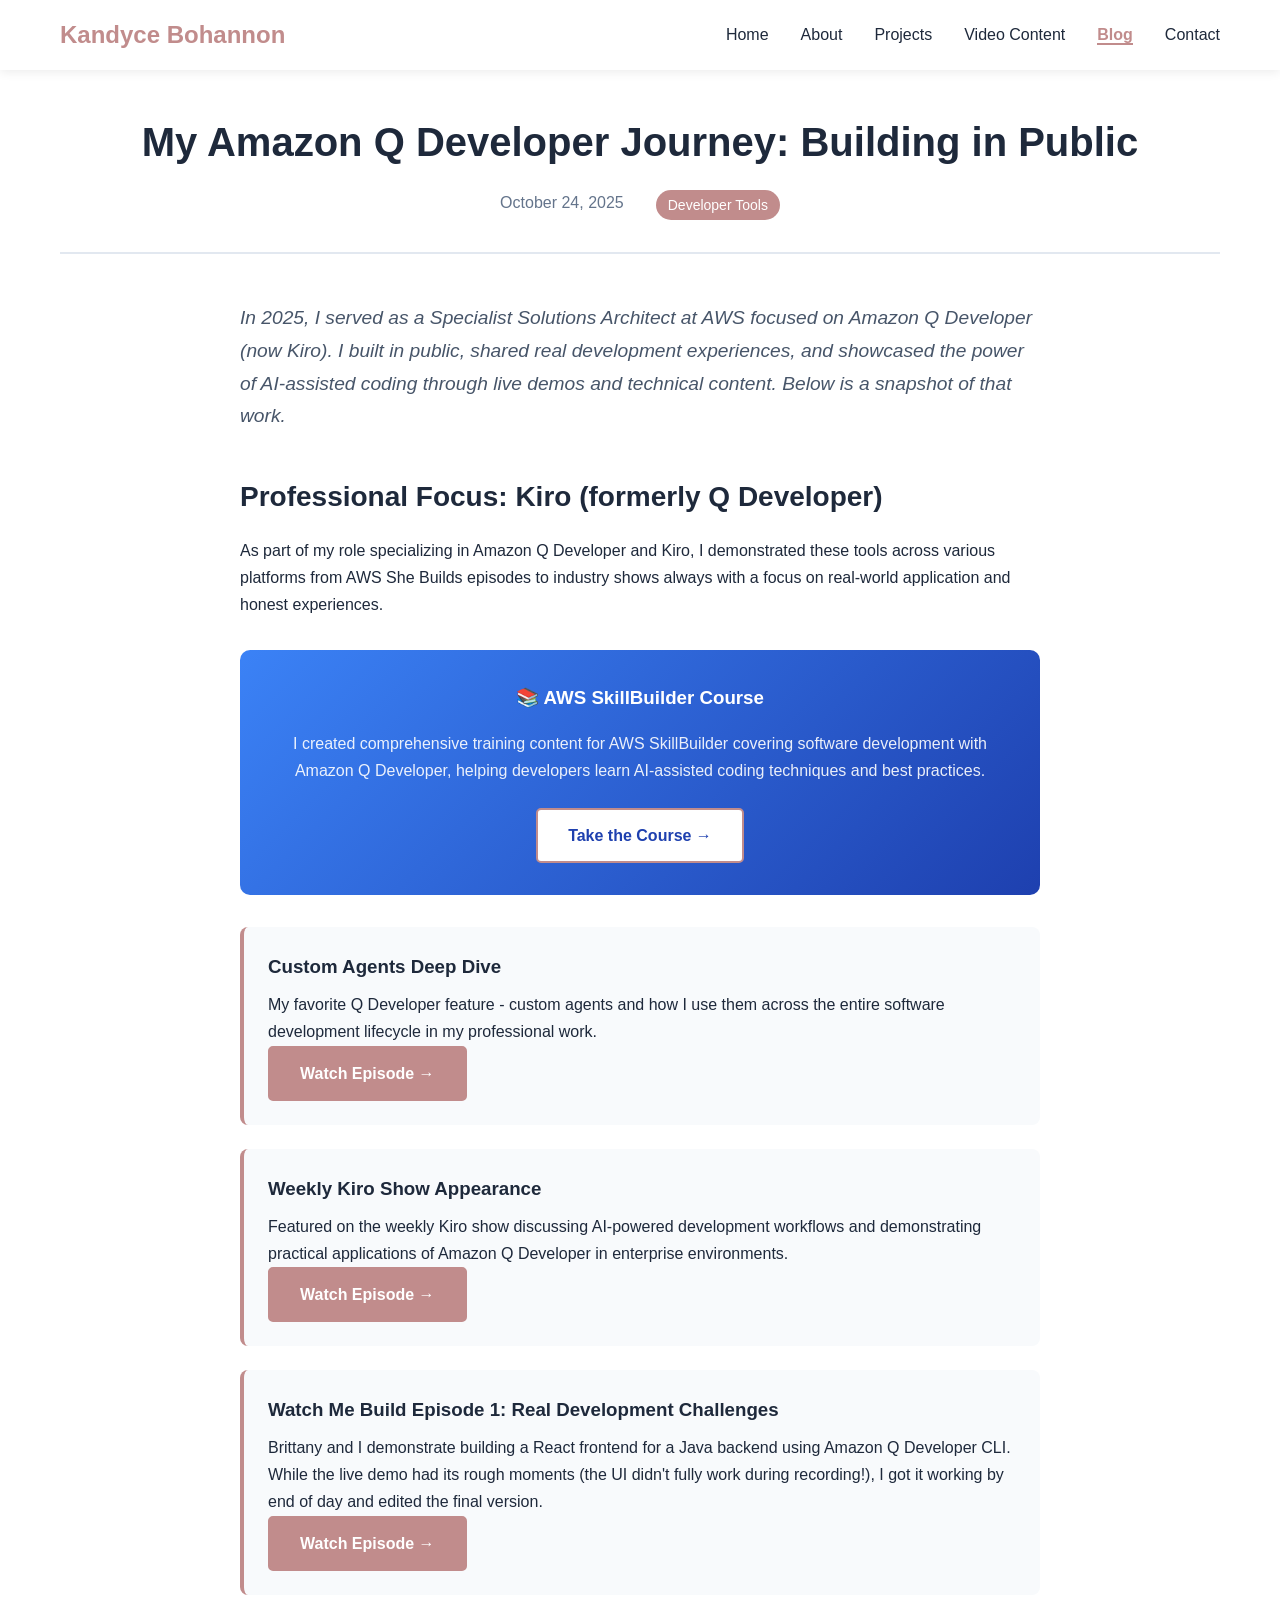
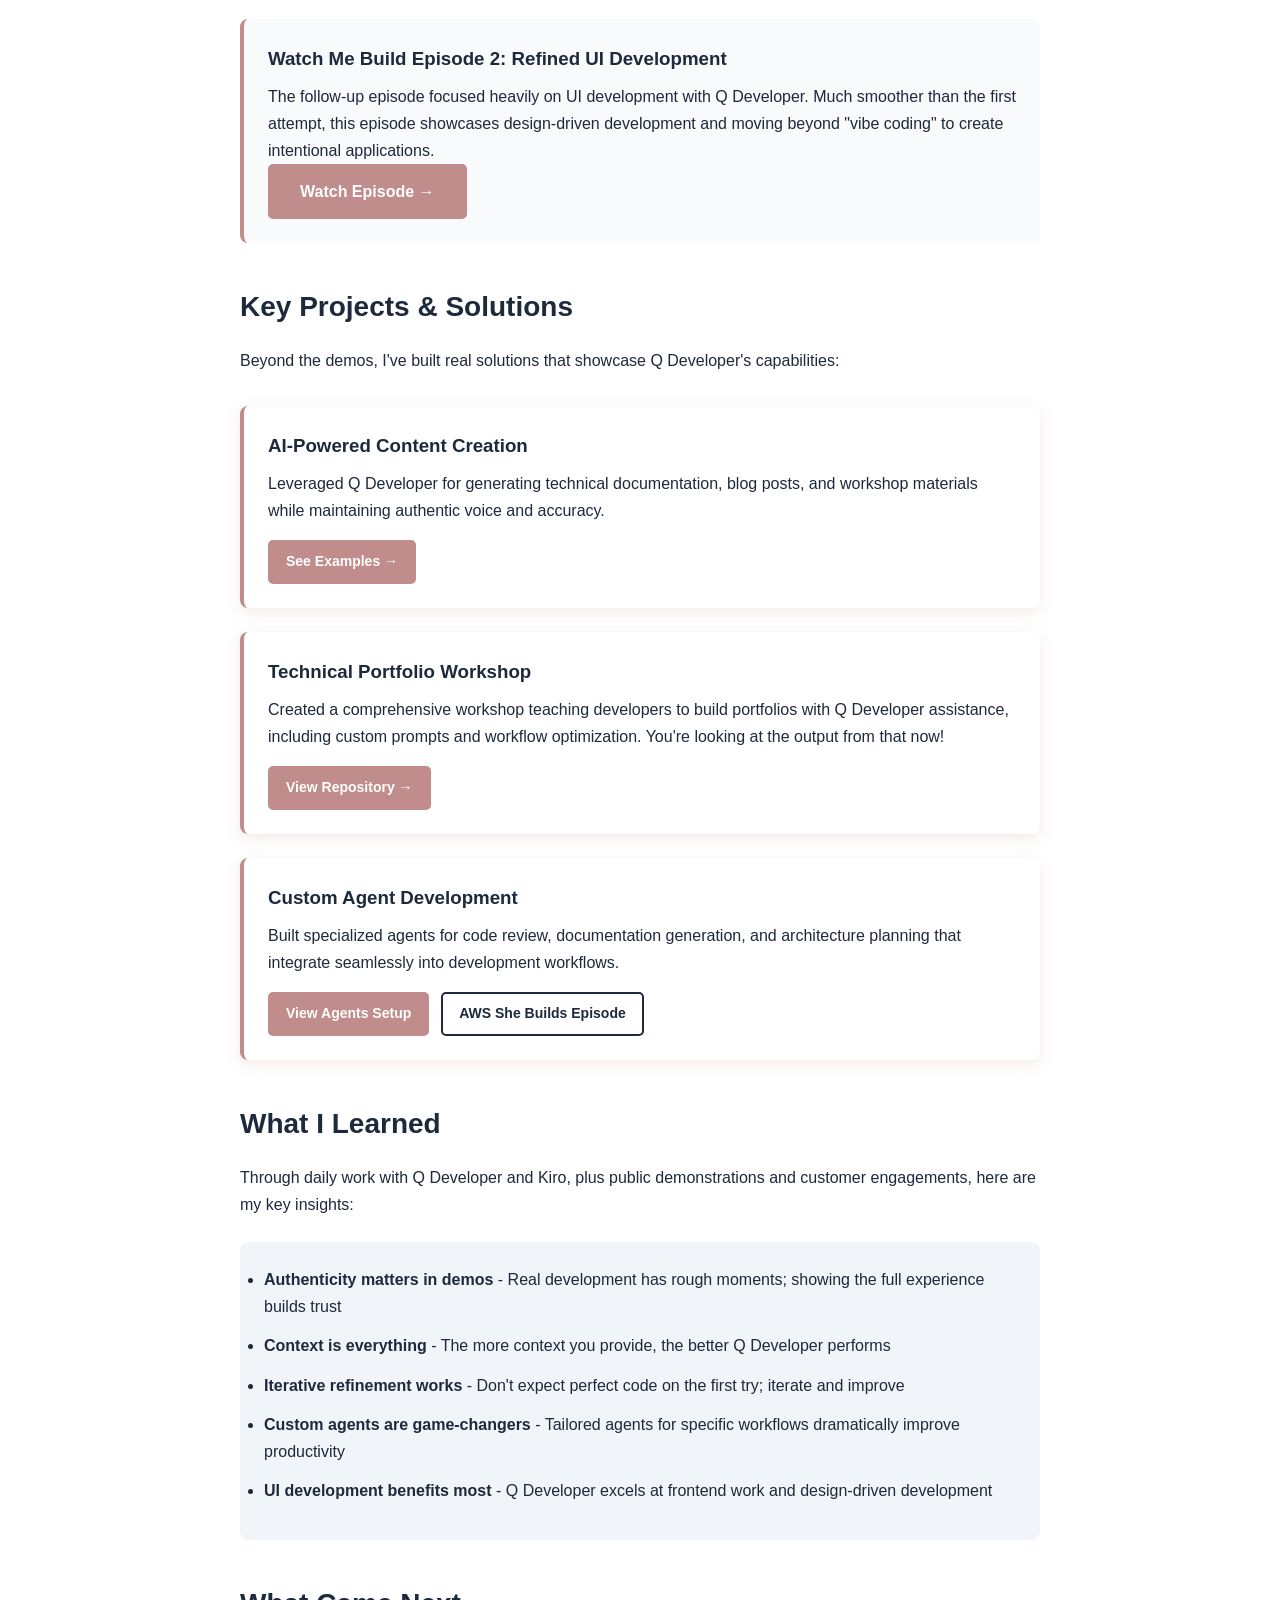
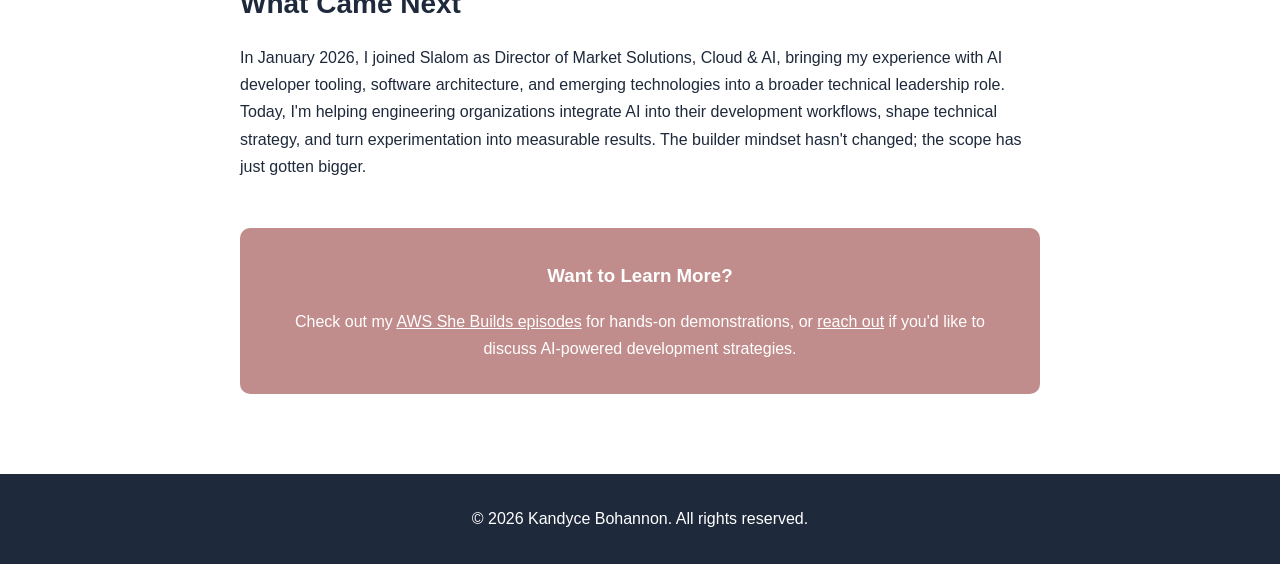
<file: amazon-q-developer-journey.html>
<!DOCTYPE html>
<html lang="en">
<head>
    <meta charset="UTF-8">
    <meta name="viewport" content="width=device-width, initial-scale=1.0">
    <title>My Amazon Q Developer Journey - Kandyce Bohannon</title>
    <link rel="stylesheet" href="styles.css">
</head>
<body>
    <nav>
        <div class="nav-container">
            <div class="logo">Kandyce Bohannon</div>
            <button class="mobile-menu-toggle" onclick="toggleMobileMenu()">
                <span></span>
                <span></span>
                <span></span>
            </button>
            <ul class="nav-menu">
                <li><a href="index.html">Home</a></li>
                <li><a href="about.html">About</a></li>
                <li><a href="projects.html">Projects</a></li>
                <li><a href="she-builds-episodes.html">Video Content</a></li>
                <li><a href="blog.html" class="active">Blog</a></li>
                <li><a href="contact.html">Contact</a></li>
            </ul>
        </div>
    </nav>

    <main style="margin-top: 70px;">
        <article class="blog-post">
            <div class="container">
                <header class="post-header">
                    <h1>My Amazon Q Developer Journey: Building in Public</h1>
                    <div class="post-meta">
                        <span class="post-date">October 24, 2025</span>
                        <span class="post-category">Developer Tools</span>
                    </div>
                </header>

                <div class="post-content">
                    <p class="lead">In 2025, I served as a Specialist Solutions Architect at AWS focused on Amazon Q Developer (now Kiro). I built in public, shared real development experiences, and showcased the power of AI-assisted coding through live demos and technical content. Below is a snapshot of that work.</p>

                    <h2>Professional Focus: Kiro (formerly Q Developer)</h2>
                    <p>As part of my role specializing in Amazon Q Developer and Kiro, I demonstrated these tools across various platforms from AWS She Builds episodes to industry shows always with a focus on real-world application and honest experiences.</p>

                    <div class="skillbuilder-highlight">
                        <h3>📚 AWS SkillBuilder Course</h3>
                        <p>I created comprehensive training content for AWS SkillBuilder covering software development with Amazon Q Developer, helping developers learn AI-assisted coding techniques and best practices.</p>
                        <a href="https://skillbuilder.aws/learn/UZPTQZM7UT/software-development-with-amazon-q-developer/TBR34T5U2U" class="btn btn-primary">Take the Course →</a>
                    </div>

                    <div class="video-showcase">
                        <div class="video-card">
                            <h3>Custom Agents Deep Dive</h3>
                            <p>My favorite Q Developer feature - custom agents and how I use them across the entire software development lifecycle in my professional work.</p>
                            <a href="https://www.youtube.com/watch?v=YRlYI162ems" class="btn btn-primary">Watch Episode →</a>
                        </div>
                        <div class="video-card">
                            <h3>Weekly Kiro Show Appearance</h3>
                            <p>Featured on the weekly Kiro show discussing AI-powered development workflows and demonstrating practical applications of Amazon Q Developer in enterprise environments.</p>
                            <a href="https://www.youtube.com/watch?v=rNdbQst3O6U" class="btn btn-primary">Watch Episode →</a>
                        </div>

                        <div class="video-card">
                            <h3>Watch Me Build Episode 1: Real Development Challenges</h3>
                            <p>Brittany and I demonstrate building a React frontend for a Java backend using Amazon Q Developer CLI. While the live demo had its rough moments (the UI didn't fully work during recording!), I got it working by end of day and edited the final version.</p>
                            <a href="https://www.youtube.com/watch?v=p_acy26vszE" class="btn btn-primary">Watch Episode →</a>
                        </div>

                        <div class="video-card">
                            <h3>Watch Me Build Episode 2: Refined UI Development</h3>
                            <p>The follow-up episode focused heavily on UI development with Q Developer. Much smoother than the first attempt, this episode showcases design-driven development and moving beyond "vibe coding" to create intentional applications.</p>
                            <a href="https://www.youtube.com/watch?v=Re29injovx4" class="btn btn-primary">Watch Episode →</a>
                        </div>

                    </div>

                    <h2>Key Projects & Solutions</h2>
                    <p>Beyond the demos, I've built real solutions that showcase Q Developer's capabilities:</p>

                    <div class="project-highlights">
                        <div class="highlight-card">
                            <h3>AI-Powered Content Creation</h3>
                            <p>Leveraged Q Developer for generating technical documentation, blog posts, and workshop materials while maintaining authentic voice and accuracy.</p>
                            <div class="project-links">
                                <a href="projects.html#content-creation" class="btn btn-primary">See Examples →</a>
                            </div>
                        </div>
                        <div class="highlight-card">
                            <h3>Technical Portfolio Workshop</h3>
                            <p>Created a comprehensive workshop teaching developers to build portfolios with Q Developer assistance, including custom prompts and workflow optimization. You're looking at the output from that now!</p>
                            <div class="project-links">
                                <a href="https://github.com/kandyce1010/technical-portfolio" class="btn btn-primary">View Repository →</a>
                            </div>
                        </div>

                        <div class="highlight-card">
                            <h3>Custom Agent Development</h3>
                            <p>Built specialized agents for code review, documentation generation, and architecture planning that integrate seamlessly into development workflows.</p>
                            <div class="project-links">
                                <a href="https://github.com/kandyce1010/custom-q-agents" class="btn btn-primary">View Agents Setup</a>
                                <a href="https://www.youtube.com/watch?v=YRlYI162ems" class="btn btn-secondary">AWS She Builds Episode</a>
                            </div>
                        </div>
                    </div>

                    <h2>What I Learned</h2>
                    <p>Through daily work with Q Developer and Kiro, plus public demonstrations and customer engagements, here are my key insights:</p>

                    <ul class="insights-list">
                        <li><strong>Authenticity matters in demos</strong> - Real development has rough moments; showing the full experience builds trust</li>
                        <li><strong>Context is everything</strong> - The more context you provide, the better Q Developer performs</li>
                        <li><strong>Iterative refinement works</strong> - Don't expect perfect code on the first try; iterate and improve</li>
                        <li><strong>Custom agents are game-changers</strong> - Tailored agents for specific workflows dramatically improve productivity</li>
                        <li><strong>UI development benefits most</strong> - Q Developer excels at frontend work and design-driven development</li>
                    </ul>

                    <h2>What Came Next</h2>
                    <p>In January 2026, I joined Slalom as Director of Market Solutions, Cloud & AI, bringing my experience with AI developer tooling, software architecture, and emerging technologies into a broader technical leadership role. Today, I'm helping engineering organizations integrate AI into their development workflows, shape technical strategy, and turn experimentation into measurable results. The builder mindset hasn't changed; the scope has just gotten bigger.</p>

                    <div class="call-to-action">
                        <h3>Want to Learn More?</h3>
                        <p>Check out my <a href="she-builds-episodes.html">AWS She Builds episodes</a> for hands-on demonstrations, or <a href="contact.html">reach out</a> if you'd like to discuss AI-powered development strategies.</p>
                    </div>
                </div>
            </div>
        </article>
    </main>

    <footer>
        <div class="container">
            <p>&copy; 2026 Kandyce Bohannon. All rights reserved.</p>
        </div>
    </footer>

    <style>
        .blog-post {
            padding: 40px 0 80px;
        }

        .post-header {
            text-align: center;
            margin-bottom: 3rem;
            padding-bottom: 2rem;
            border-bottom: 2px solid #e2e8f0;
        }

        .post-header h1 {
            font-size: 2.5rem;
            color: #1e293b;
            margin-bottom: 1rem;
        }

        .post-meta {
            display: flex;
            justify-content: center;
            gap: 2rem;
            color: #64748b;
        }

        .post-category {
            background: var(--color-primary);
            color: white;
            padding: 0.25rem 0.75rem;
            border-radius: 15px;
            font-size: 0.875rem;
        }

        .post-content {
            max-width: 800px;
            margin: 0 auto;
            line-height: 1.7;
        }

        .lead {
            font-size: 1.2rem;
            color: #475569;
            margin-bottom: 2rem;
            font-style: italic;
        }

        .post-content h2 {
            color: #1e293b;
            margin: 2.5rem 0 1rem;
            font-size: 1.75rem;
        }

        .video-showcase {
            display: grid;
            gap: 1.5rem;
            margin: 2rem 0;
        }

        .video-card {
            background: #f8fafc;
            padding: 1.5rem;
            border-radius: 8px;
            border-left: 4px solid var(--color-primary);
        }

        .video-card h3 {
            color: #1e293b;
            margin-bottom: 0.5rem;
        }

        .skillbuilder-highlight {
            background: linear-gradient(135deg, #3b82f6 0%, #1e40af 100%);
            color: white;
            padding: 2rem;
            border-radius: 10px;
            margin: 2rem 0;
            text-align: center;
        }

        .skillbuilder-highlight h3 {
            margin-bottom: 1rem;
            color: white;
        }

        .skillbuilder-highlight p {
            margin-bottom: 1.5rem;
            opacity: 0.9;
        }

        .skillbuilder-highlight .btn {
            background: white;
            color: #1e40af;
            font-weight: 600;
        }

        .skillbuilder-highlight .btn:hover {
            background: #f8fafc;
            transform: translateY(-2px);
        }

        .project-highlights {
            display: grid;
            gap: 1.5rem;
            margin: 2rem 0;
        }

        .highlight-card {
            background: white;
            padding: 1.5rem;
            border-radius: 8px;
            box-shadow: 0 4px 16px rgba(193,140,140,0.18);
            border-left: 4px solid var(--color-primary);
        }

        .highlight-card h3 {
            color: #1e293b;
            margin-bottom: 0.5rem;
        }

        .project-links {
            display: flex;
            gap: 0.75rem;
            margin-top: 1rem;
            flex-wrap: wrap;
        }

        .project-links .btn {
            font-size: 0.875rem;
            padding: 0.5rem 1rem;
        }

        .insights-list {
            background: #f1f5f9;
            padding: 1.5rem;
            border-radius: 8px;
            margin: 1.5rem 0;
        }

        .insights-list li {
            margin-bottom: 0.75rem;
        }

        .call-to-action {
            background: var(--color-primary);
            color: white;
            padding: 2rem;
            border-radius: 10px;
            text-align: center;
            margin-top: 3rem;
        }

        .call-to-action h3 {
            margin-bottom: 1rem;
        }

        .call-to-action a {
            color: white;
            text-decoration: underline;
        }

        @media (max-width: 768px) {
            .post-header h1 {
                font-size: 2rem;
            }
            
            .post-meta {
                flex-direction: column;
                gap: 0.5rem;
            }
        }
    </style>

    <script>
        function toggleMobileMenu() {
            const navMenu = document.querySelector('.nav-menu');
            const menuToggle = document.querySelector('.mobile-menu-toggle');
            
            navMenu.classList.toggle('active');
            menuToggle.classList.toggle('active');
        }
    </script>
</body>
</html>
</file>
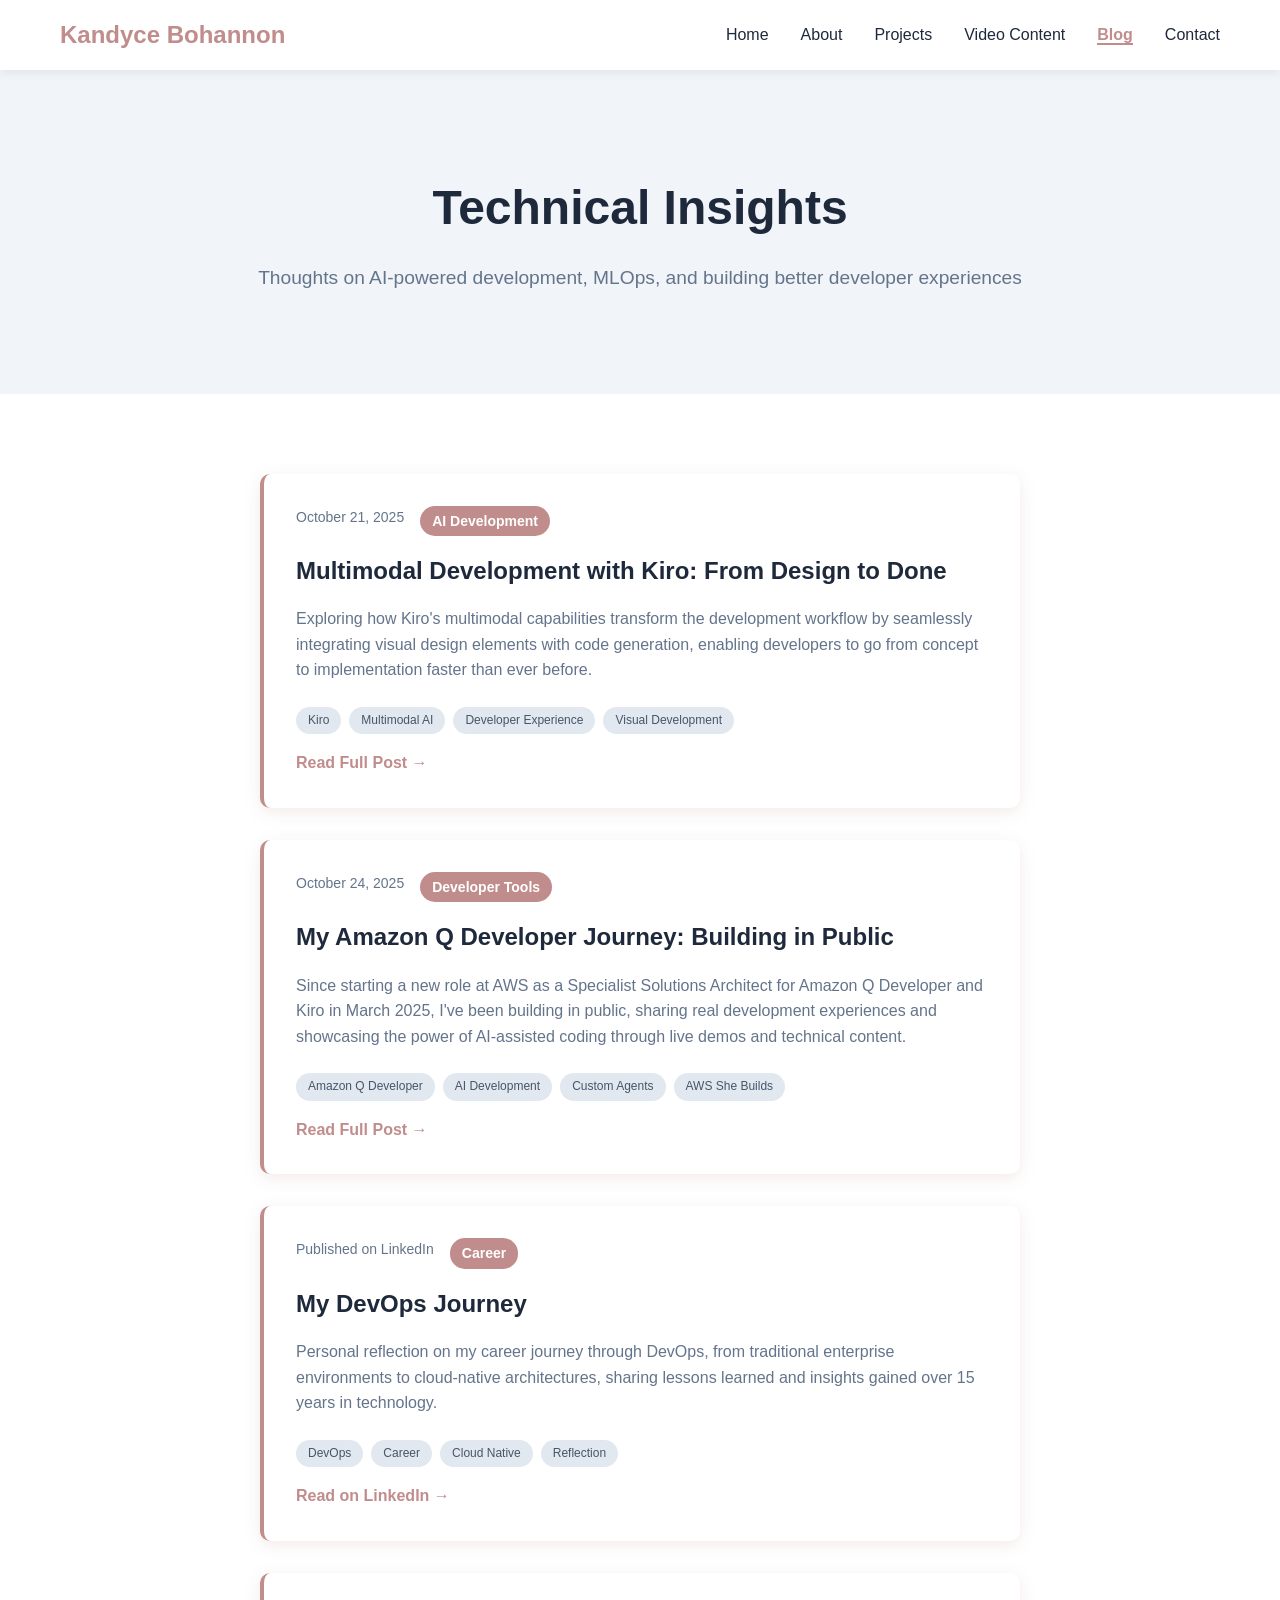
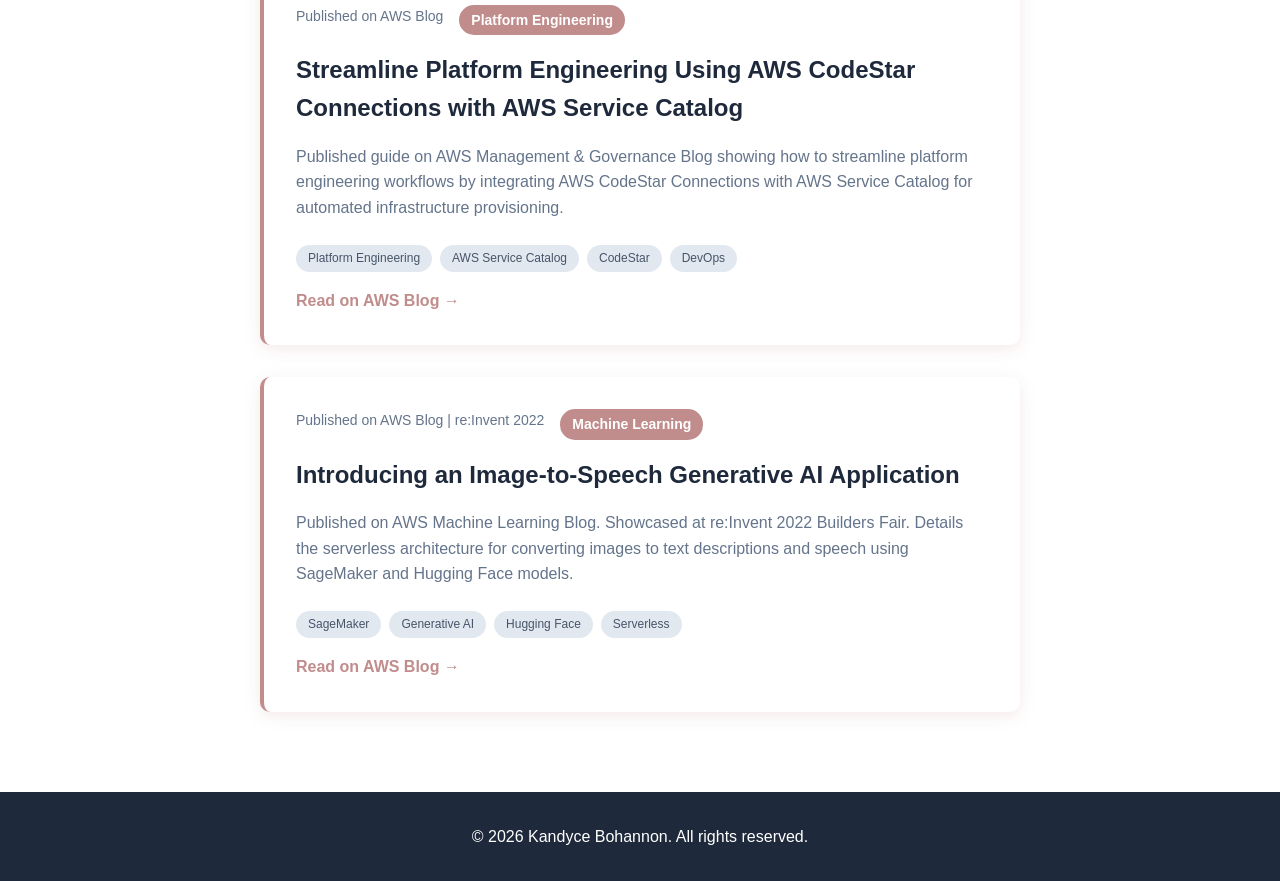
<file: blog.html>
<!DOCTYPE html>
<html lang="en">
<head>
    <meta charset="UTF-8">
    <meta name="viewport" content="width=device-width, initial-scale=1.0">
    <title>Blog - Kandyce Bohannon</title>
    <link rel="stylesheet" href="styles.css">
</head>
<body>
    <nav>
        <div class="nav-container">
            <div class="logo">Kandyce Bohannon</div>
            <button class="mobile-menu-toggle" onclick="toggleMobileMenu()">
                <span></span>
                <span></span>
                <span></span>
            </button>
            <ul class="nav-menu">
                <li><a href="index.html">Home</a></li>
                <li><a href="about.html">About</a></li>
                <li><a href="projects.html">Projects</a></li>
                <li><a href="she-builds-episodes.html">Video Content</a></li>
                <li><a href="blog.html" class="active">Blog</a></li>
                <li><a href="contact.html">Contact</a></li>
            </ul>
        </div>
    </nav>

    <main style="margin-top: 70px;">
        <section class="blog-hero">
            <div class="container">
                <h1>Technical Insights</h1>
                <p class="blog-subtitle">Thoughts on AI-powered development, MLOps, and building better developer experiences</p>
            </div>
        </section>

        <section class="blog-content">
            <div class="container">
                <div class="blog-grid">
                    <article class="blog-post featured">
                        <div class="post-meta">
                            <span class="post-date">October 21, 2025</span>
                            <span class="post-category">AI Development</span>
                        </div>
                        <h2><a href="https://kiro.dev/blog/multimodal-development-with-kiro-from-design-to-done/">Multimodal Development with Kiro: From Design to Done</a></h2>
                        <p class="post-excerpt">Exploring how Kiro's multimodal capabilities transform the development workflow by seamlessly integrating visual design elements with code generation, enabling developers to go from concept to implementation faster than ever before.</p>
                        <div class="post-tags">
                            <span class="tag">Kiro</span>
                            <span class="tag">Multimodal AI</span>
                            <span class="tag">Developer Experience</span>
                            <span class="tag">Visual Development</span>
                        </div>
                        <a href="https://kiro.dev/blog/multimodal-development-with-kiro-from-design-to-done/" class="read-more">Read Full Post →</a>
                    </article>

                    <article class="blog-post featured">
                        <div class="post-meta">
                            <span class="post-date">October 24, 2025</span>
                            <span class="post-category">Developer Tools</span>
                        </div>
                        <h2><a href="amazon-q-developer-journey.html">My Amazon Q Developer Journey: Building in Public</a></h2>
                        <p class="post-excerpt">Since starting a new role at AWS as a Specialist Solutions Architect for Amazon Q Developer and Kiro in March 2025, I've been building in public, sharing real development experiences and showcasing the power of AI-assisted coding through live demos and technical content.</p>
                        <div class="post-tags">
                            <span class="tag">Amazon Q Developer</span>
                            <span class="tag">AI Development</span>
                            <span class="tag">Custom Agents</span>
                            <span class="tag">AWS She Builds</span>
                        </div>
                        <a href="amazon-q-developer-journey.html" class="read-more">Read Full Post →</a>
                    </article>

                    <article class="blog-post featured">
                        <div class="post-meta">
                            <span class="post-date">Published on LinkedIn</span>
                            <span class="post-category">Career</span>
                        </div>
                        <h2><a href="https://www.linkedin.com/pulse/devops-journey-kandyce-bohannon-arpyc/">My DevOps Journey</a></h2>
                        <p class="post-excerpt">Personal reflection on my career journey through DevOps, from traditional enterprise environments to cloud-native architectures, sharing lessons learned and insights gained over 15 years in technology.</p>
                        <div class="post-tags">
                            <span class="tag">DevOps</span>
                            <span class="tag">Career</span>
                            <span class="tag">Cloud Native</span>
                            <span class="tag">Reflection</span>
                        </div>
                        <a href="https://www.linkedin.com/pulse/devops-journey-kandyce-bohannon-arpyc/" class="read-more">Read on LinkedIn →</a>
                    </article>

                    <article class="blog-post featured">
                        <div class="post-meta">
                            <span class="post-date">Published on AWS Blog</span>
                            <span class="post-category">Platform Engineering</span>
                        </div>
                        <h2><a href="https://aws.amazon.com/blogs/mt/streamline-platform-engineering-using-aws-codestar-connections-with-aws-service-catalog/">Streamline Platform Engineering Using AWS CodeStar Connections with AWS Service Catalog</a></h2>
                        <p class="post-excerpt">Published guide on AWS Management & Governance Blog showing how to streamline platform engineering workflows by integrating AWS CodeStar Connections with AWS Service Catalog for automated infrastructure provisioning.</p>
                        <div class="post-tags">
                            <span class="tag">Platform Engineering</span>
                            <span class="tag">AWS Service Catalog</span>
                            <span class="tag">CodeStar</span>
                            <span class="tag">DevOps</span>
                        </div>
                        <a href="https://aws.amazon.com/blogs/mt/streamline-platform-engineering-using-aws-codestar-connections-with-aws-service-catalog/" class="read-more">Read on AWS Blog →</a>
                    </article>

                    <article class="blog-post featured">
                        <div class="post-meta">
                            <span class="post-date">Published on AWS Blog | re:Invent 2022</span>
                            <span class="post-category">Machine Learning</span>
                        </div>
                        <h2><a href="https://aws.amazon.com/blogs/machine-learning/introducing-an-image-to-speech-generative-ai-application-using-amazon-sagemaker-and-hugging-face/">Introducing an Image-to-Speech Generative AI Application</a></h2>
                        <p class="post-excerpt">Published on AWS Machine Learning Blog. Showcased at re:Invent 2022 Builders Fair. Details the serverless architecture for converting images to text descriptions and speech using SageMaker and Hugging Face models.</p>
                        <div class="post-tags">
                            <span class="tag">SageMaker</span>
                            <span class="tag">Generative AI</span>
                            <span class="tag">Hugging Face</span>
                            <span class="tag">Serverless</span>
                        </div>
                        <a href="https://aws.amazon.com/blogs/machine-learning/introducing-an-image-to-speech-generative-ai-application-using-amazon-sagemaker-and-hugging-face/" class="read-more">Read on AWS Blog →</a>
                    </article>


                </div>
            </div>
        </section>
    </main>

    <footer>
        <div class="container">
            <p>&copy; 2026 Kandyce Bohannon. All rights reserved.</p>
        </div>
    </footer>

    <style>
        .blog-hero {
            background: #F1F4F8;
            color: #1e293b;
            padding: 100px 0;
            text-align: center;
        }

        .blog-hero h1 {
            font-size: 3rem;
            margin-bottom: 1rem;
            color: #1e293b;
        }

        .blog-subtitle {
            font-size: 1.2rem;
            color: #64748b;
        }

        .blog-content {
            padding: 80px 0;
        }

        .blog-content .container {
            max-width: 800px;
            margin: 0 auto;
        }

        .blog-grid {
            display: grid;
            gap: 2rem;
        }

        .blog-post {
            background: white;
            padding: 2rem;
            border-radius: 10px;
            box-shadow: 0 4px 16px rgba(193,140,140,0.18);
            border-left: 4px solid var(--color-primary);
            transition: transform 0.2s, box-shadow 0.2s;
        }

        .blog-post:hover {
            transform: translateY(-2px);
            box-shadow: 0 8px 28px rgba(193,140,140,0.28);
        }

        .blog-post.featured {
            border-left-color: var(--color-primary);
        }

        .post-meta {
            display: flex;
            gap: 1rem;
            margin-bottom: 1rem;
            font-size: 0.875rem;
        }

        .post-date {
            color: #64748b;
        }

        .post-category {
            background: var(--color-primary);
            color: white;
            padding: 0.25rem 0.75rem;
            border-radius: 15px;
            font-weight: 600;
        }

        .blog-post.featured .post-category {
            background: var(--color-primary);
        }

        .blog-post h2 {
            margin-bottom: 1rem;
        }

        .blog-post h2 a {
            color: #1e293b;
            text-decoration: none;
            font-size: 1.5rem;
        }

        .blog-post h2 a:hover {
            color: var(--color-primary);
        }

        .post-excerpt {
            color: #64748b;
            line-height: 1.6;
            margin-bottom: 1.5rem;
        }

        .post-tags {
            display: flex;
            gap: 0.5rem;
            margin-bottom: 1rem;
            flex-wrap: wrap;
        }

        .tag {
            background: #e2e8f0;
            color: #475569;
            padding: 0.25rem 0.75rem;
            border-radius: 15px;
            font-size: 0.75rem;
        }

        .read-more {
            color: var(--color-primary);
            text-decoration: none;
            font-weight: 600;
        }

        .read-more:hover {
            text-decoration: underline;
        }

        .blog-sidebar {
            background: #f8fafc;
            padding: 2rem;
            border-radius: 10px;
            height: fit-content;
        }

        .sidebar-section {
            margin-bottom: 2rem;
        }

        .sidebar-section:last-child {
            margin-bottom: 0;
        }

        .sidebar-section h3 {
            color: #1e293b;
            margin-bottom: 1rem;
            font-size: 1.2rem;
        }

        .category-list, .featured-content {
            list-style: none;
        }

        .category-list li, .featured-content li {
            margin-bottom: 0.5rem;
        }

        .category-list a, .featured-content a {
            color: #64748b;
            text-decoration: none;
            display: flex;
            justify-content: space-between;
        }

        .category-list a:hover, .featured-content a:hover {
            color: var(--color-primary);
        }

        .social-links {
            display: flex;
            gap: 1rem;
            flex-wrap: wrap;
        }

        .social-link {
            color: var(--color-primary);
            text-decoration: none;
            padding: 0.5rem 1rem;
            background: white;
            border-radius: 5px;
            font-size: 0.875rem;
        }

        .social-link:hover {
            background: var(--color-primary);
            color: white;
        }

        .subscribe-form {
            display: flex;
            flex-direction: column;
            gap: 1rem;
        }

        .subscribe-form input {
            padding: 0.75rem;
            border: 2px solid #e2e8f0;
            border-radius: 5px;
            font-size: 0.9rem;
        }

        .subscribe-form input:focus {
            outline: none;
            border-color: var(--color-primary);
        }

        .subscribe-form .btn {
            padding: 0.75rem;
            font-size: 0.9rem;
        }

        .subscribe-note {
            font-size: 0.75rem;
            color: #94a3b8;
            font-style: italic;
            margin-top: 0.5rem;
        }

        @media (max-width: 768px) {
            .blog-content .container {
                grid-template-columns: 1fr;
                gap: 2rem;
            }
            
            .blog-hero h1 {
                font-size: 2rem;
            }
            
            .post-meta {
                flex-direction: column;
                gap: 0.5rem;
            }

            .social-links {
                flex-direction: column;
            }
        }
    </style>

    <script>
        function toggleMobileMenu() {
            const navMenu = document.querySelector('.nav-menu');
            const menuToggle = document.querySelector('.mobile-menu-toggle');
            
            navMenu.classList.toggle('active');
            menuToggle.classList.toggle('active');
        }
    </script>
</body>
</html>
</file>
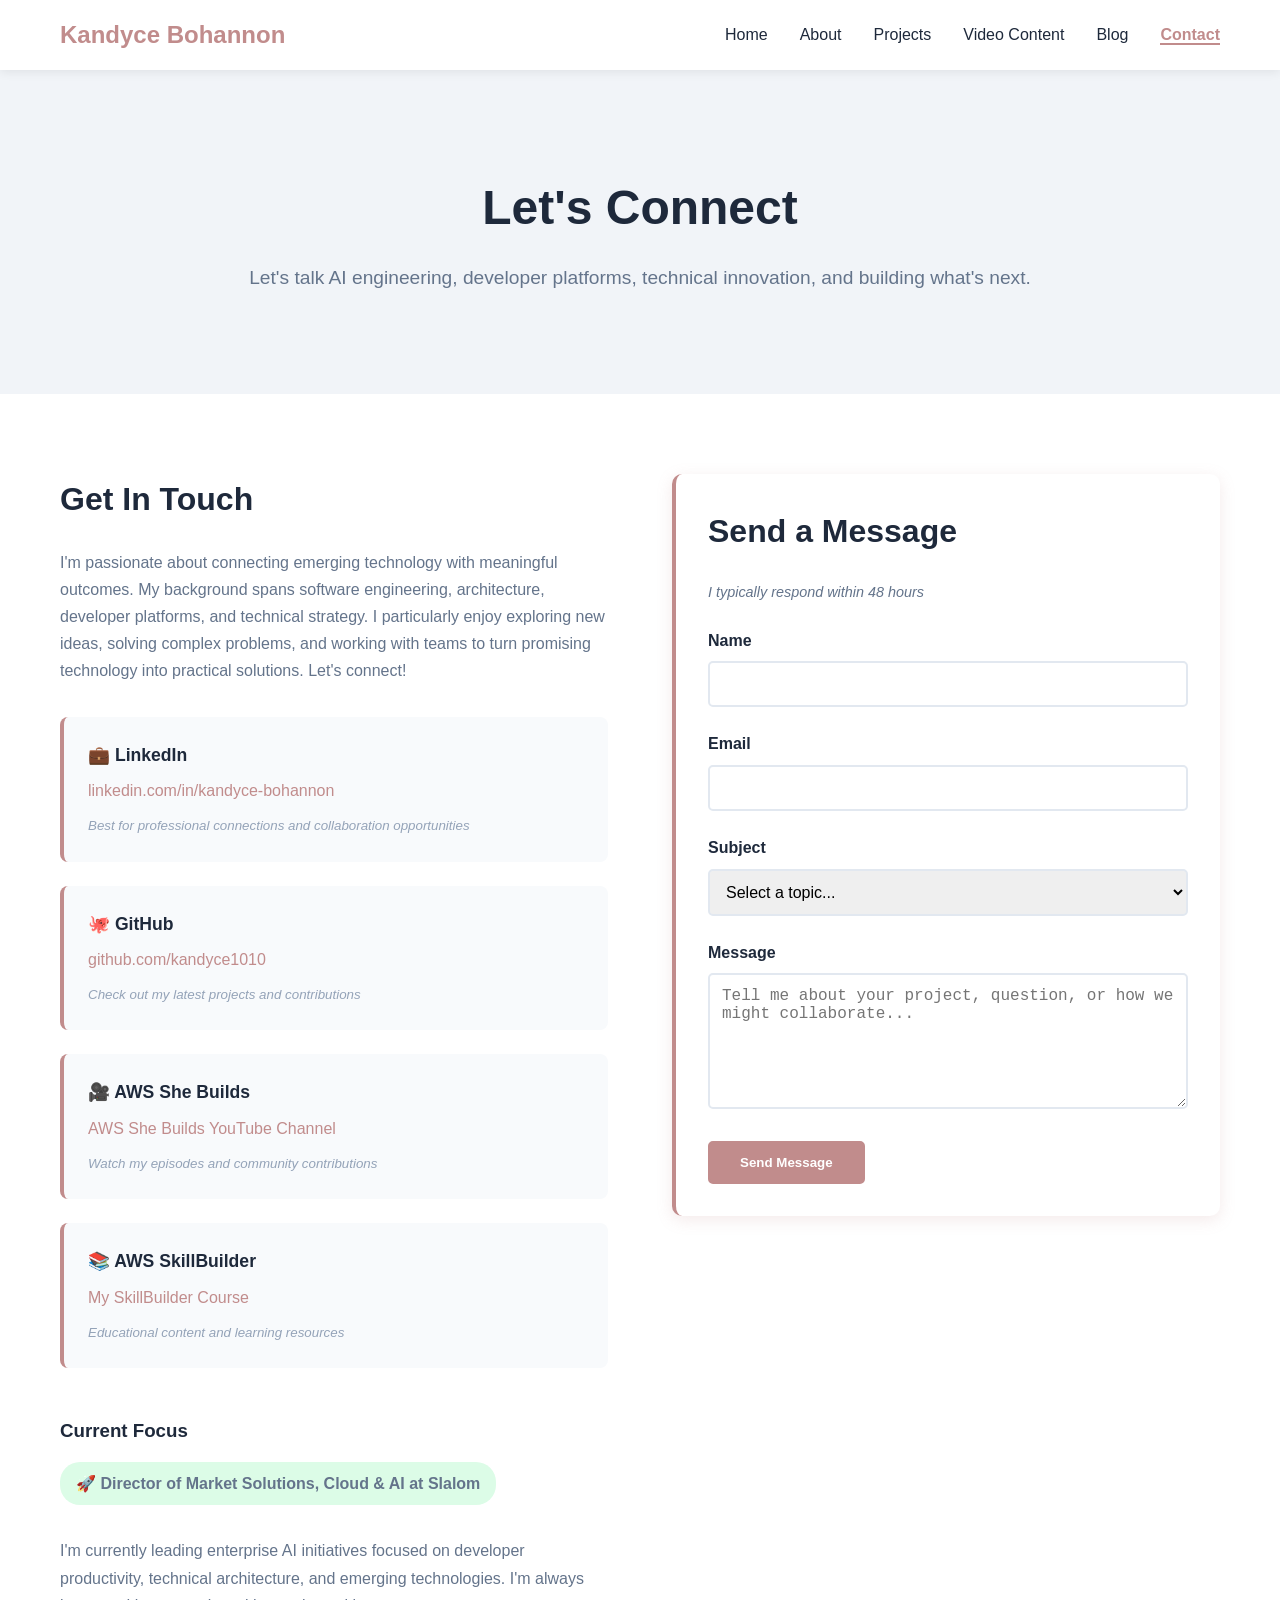
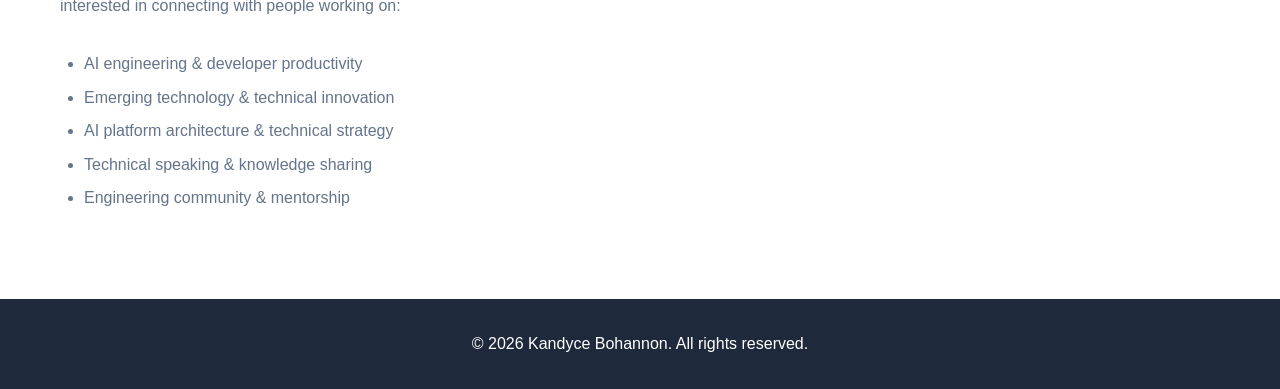
<file: contact.html>
<!DOCTYPE html>
<html lang="en">
<head>
    <meta charset="UTF-8">
    <meta name="viewport" content="width=device-width, initial-scale=1.0">
    <title>Contact - Kandyce Bohannon</title>
    <link rel="stylesheet" href="styles.css">
</head>
<body>
    <nav>
        <div class="nav-container">
            <div class="logo">Kandyce Bohannon</div>
            <button class="mobile-menu-toggle" onclick="toggleMobileMenu()">
                <span></span>
                <span></span>
                <span></span>
            </button>
            <ul class="nav-menu">
                <li><a href="index.html">Home</a></li>
                <li><a href="about.html">About</a></li>
                <li><a href="projects.html">Projects</a></li>
                <li><a href="she-builds-episodes.html">Video Content</a></li>
                <li><a href="blog.html">Blog</a></li>
                <li><a href="contact.html" class="active">Contact</a></li>
            </ul>
        </div>
    </nav>

    <main style="margin-top: 70px;">
        <section class="contact-hero">
            <div class="container">
                <h1>Let's Connect</h1>
                <p class="contact-subtitle">Let's talk AI engineering, developer platforms, technical innovation, and building what's next.</p>
            </div>
        </section>

        <section class="contact-content">
            <div class="container">
                <div class="contact-grid">
                    <div class="contact-info">
                        <h2>Get In Touch</h2>
                        <p>I'm passionate about connecting emerging technology with meaningful outcomes. My background spans software engineering, architecture, developer platforms, and technical strategy. I particularly enjoy exploring new ideas, solving complex problems, and working with teams to turn promising technology into practical solutions. Let's connect!</p>
                        
                        <div class="contact-methods">
                            <div class="contact-method">
                                <h3>💼 LinkedIn</h3>
                                <p><a href="https://linkedin.com/in/kandyce-bohannon">linkedin.com/in/kandyce-bohannon</a></p>
                                <small>Best for professional connections and collaboration opportunities</small>
                            </div>
                            
                            <div class="contact-method">
                                <h3>🐙 GitHub</h3>
                                <p><a href="https://github.com/kandyce1010">github.com/kandyce1010</a></p>
                                <small>Check out my latest projects and contributions</small>
                            </div>
                            
                            <div class="contact-method">
                                <h3>🎥 AWS She Builds</h3>
                                <p><a href="https://www.youtube.com/@awsshebuilds">AWS She Builds YouTube Channel</a></p>
                                <small>Watch my episodes and community contributions</small>
                            </div>
                            
                            <div class="contact-method">
                                <h3>📚 AWS SkillBuilder</h3>
                                <p><a href="https://skillbuilder.aws/learn/UZPTQZM7UT/software-development-with-amazon-q-developer/TBR34T5U2U">My SkillBuilder Course</a></p>
                                <small>Educational content and learning resources</small>
                            </div>
                        </div>
                        
                        <div class="availability">
                            <h3>Current Focus</h3>
                            <p class="status-badge">🚀 Director of Market Solutions, Cloud &amp; AI at Slalom</p>
                            <p>I'm currently leading enterprise AI initiatives focused on developer productivity, technical architecture, and emerging technologies. I'm always interested in connecting with people working on:</p>
                            <ul>
                                <li>AI engineering & developer productivity</li>
                                <li>Emerging technology & technical innovation</li>
                                <li>AI platform architecture & technical strategy</li>
                                <li>Technical speaking & knowledge sharing</li>
                                <li>Engineering community & mentorship</li>
                            </ul>
                        </div>
                    </div>
                    
                    <div class="contact-form">
                        <h2>Send a Message</h2>
                        <p class="response-time">I typically respond within 48 hours</p>
                        <form action="https://formspree.io/f/mldpqrdy" method="POST">
                            <div class="form-group">
                                <label for="name">Name</label>
                                <input type="text" id="name" name="name" required>
                            </div>
                            
                            <div class="form-group">
                                <label for="email">Email</label>
                                <input type="email" id="email" name="email" required>
                            </div>
                            
                            <div class="form-group">
                                <label for="subject">Subject</label>
                                <select id="subject" name="subject" required>
                                    <option value="">Select a topic...</option>
                                    <option value="gtm-strategy">AI & Technical Strategy</option>
                                    <option value="cloud-ai">Cloud & AI</option>
                                    <option value="speaking">Speaking Opportunity</option>
                                    <option value="collaboration">Collaboration</option>
                                    <option value="mentorship">Mentorship & Community</option>
                                    <option value="other">Other</option>
                                </select>
                            </div>
                            
                            <div class="form-group">
                                <label for="message">Message</label>
                                <textarea id="message" name="message" rows="6" required placeholder="Tell me about your project, question, or how we might collaborate..."></textarea>
                            </div>
                            
                            <!-- Formspree honeypot field for spam protection -->
                            <input type="text" name="_gotcha" style="display:none" />
                            
                            <button type="submit" class="btn btn-primary">Send Message</button>
                        </form>
                    </div>
                </div>
            </div>
        </section>
    </main>

    <footer>
        <div class="container">
            <p>&copy; 2026 Kandyce Bohannon. All rights reserved.</p>
        </div>
    </footer>

    <style>
        .contact-hero {
            background: #F1F4F8;
            color: #1e293b;
            padding: 100px 0;
            text-align: center;
        }

        .contact-hero h1 {
            font-size: 3rem;
            margin-bottom: 1rem;
            color: #1e293b;
        }

        .contact-subtitle {
            font-size: 1.2rem;
            color: #64748b;
        }

        .contact-content {
            padding: 80px 0;
        }

        .contact-grid {
            display: grid;
            grid-template-columns: 1fr 1fr;
            gap: 4rem;
            align-items: start;
        }

        .contact-info h2,
        .contact-form h2 {
            font-size: 2rem;
            margin-bottom: 1.5rem;
            color: #1e293b;
        }

        .contact-info p {
            color: #64748b;
            margin-bottom: 2rem;
            line-height: 1.7;
        }

        .contact-methods {
            margin-bottom: 3rem;
        }

        .contact-method {
            margin-bottom: 1.5rem;
            padding: 1.5rem;
            background: #f8fafc;
            border-radius: 8px;
            border-left: 4px solid var(--color-primary);
        }

        .contact-method h3 {
            font-size: 1.1rem;
            margin-bottom: 0.5rem;
            color: #1e293b;
        }

        .contact-method p {
            margin: 0.5rem 0;
            color: #64748b;
        }

        .contact-method small {
            color: #94a3b8;
            font-style: italic;
        }

        .contact-method a {
            color: var(--color-primary);
            text-decoration: none;
        }

        .contact-method a:hover {
            text-decoration: underline;
        }

        .availability h3 {
            color: #1e293b;
            margin-bottom: 1rem;
        }

        .status-badge {
            background: #dcfce7;
            color: #166534;
            padding: 0.5rem 1rem;
            border-radius: 20px;
            display: inline-block;
            margin-bottom: 1rem;
            font-weight: 600;
        }

        .availability ul {
            color: #64748b;
            margin-left: 1.5rem;
        }

        .availability li {
            margin-bottom: 0.5rem;
        }

        .contact-form {
            background: white;
            padding: 2rem;
            border-radius: 10px;
            box-shadow: 0 4px 16px rgba(193,140,140,0.18);
            border-left: 4px solid var(--color-primary);
        }

        .response-time {
            color: #64748b;
            font-size: 0.9rem;
            margin-bottom: 1.5rem;
            font-style: italic;
        }

        .form-group {
            margin-bottom: 1.5rem;
        }

        .form-group label {
            display: block;
            margin-bottom: 0.5rem;
            color: #1e293b;
            font-weight: 600;
        }

        .form-group input,
        .form-group select,
        .form-group textarea {
            width: 100%;
            padding: 0.75rem;
            border: 2px solid #e2e8f0;
            border-radius: 5px;
            font-size: 1rem;
            transition: border-color 0.3s;
        }

        .form-group input:focus,
        .form-group select:focus,
        .form-group textarea:focus {
            outline: none;
            border-color: var(--color-primary);
        }

        .form-note {
            margin-top: 1rem;
            font-size: 0.875rem;
            color: #64748b;
            font-style: italic;
        }

        @media (max-width: 768px) {
            .contact-grid {
                grid-template-columns: 1fr;
                gap: 2rem;
            }
            
            .contact-hero h1 {
                font-size: 2rem;
            }
        }
    </style>

    <script>
        function toggleMobileMenu() {
            const navMenu = document.querySelector('.nav-menu');
            const menuToggle = document.querySelector('.mobile-menu-toggle');
            
            navMenu.classList.toggle('active');
            menuToggle.classList.toggle('active');
        }
    </script>
</body>
</html>
</file>
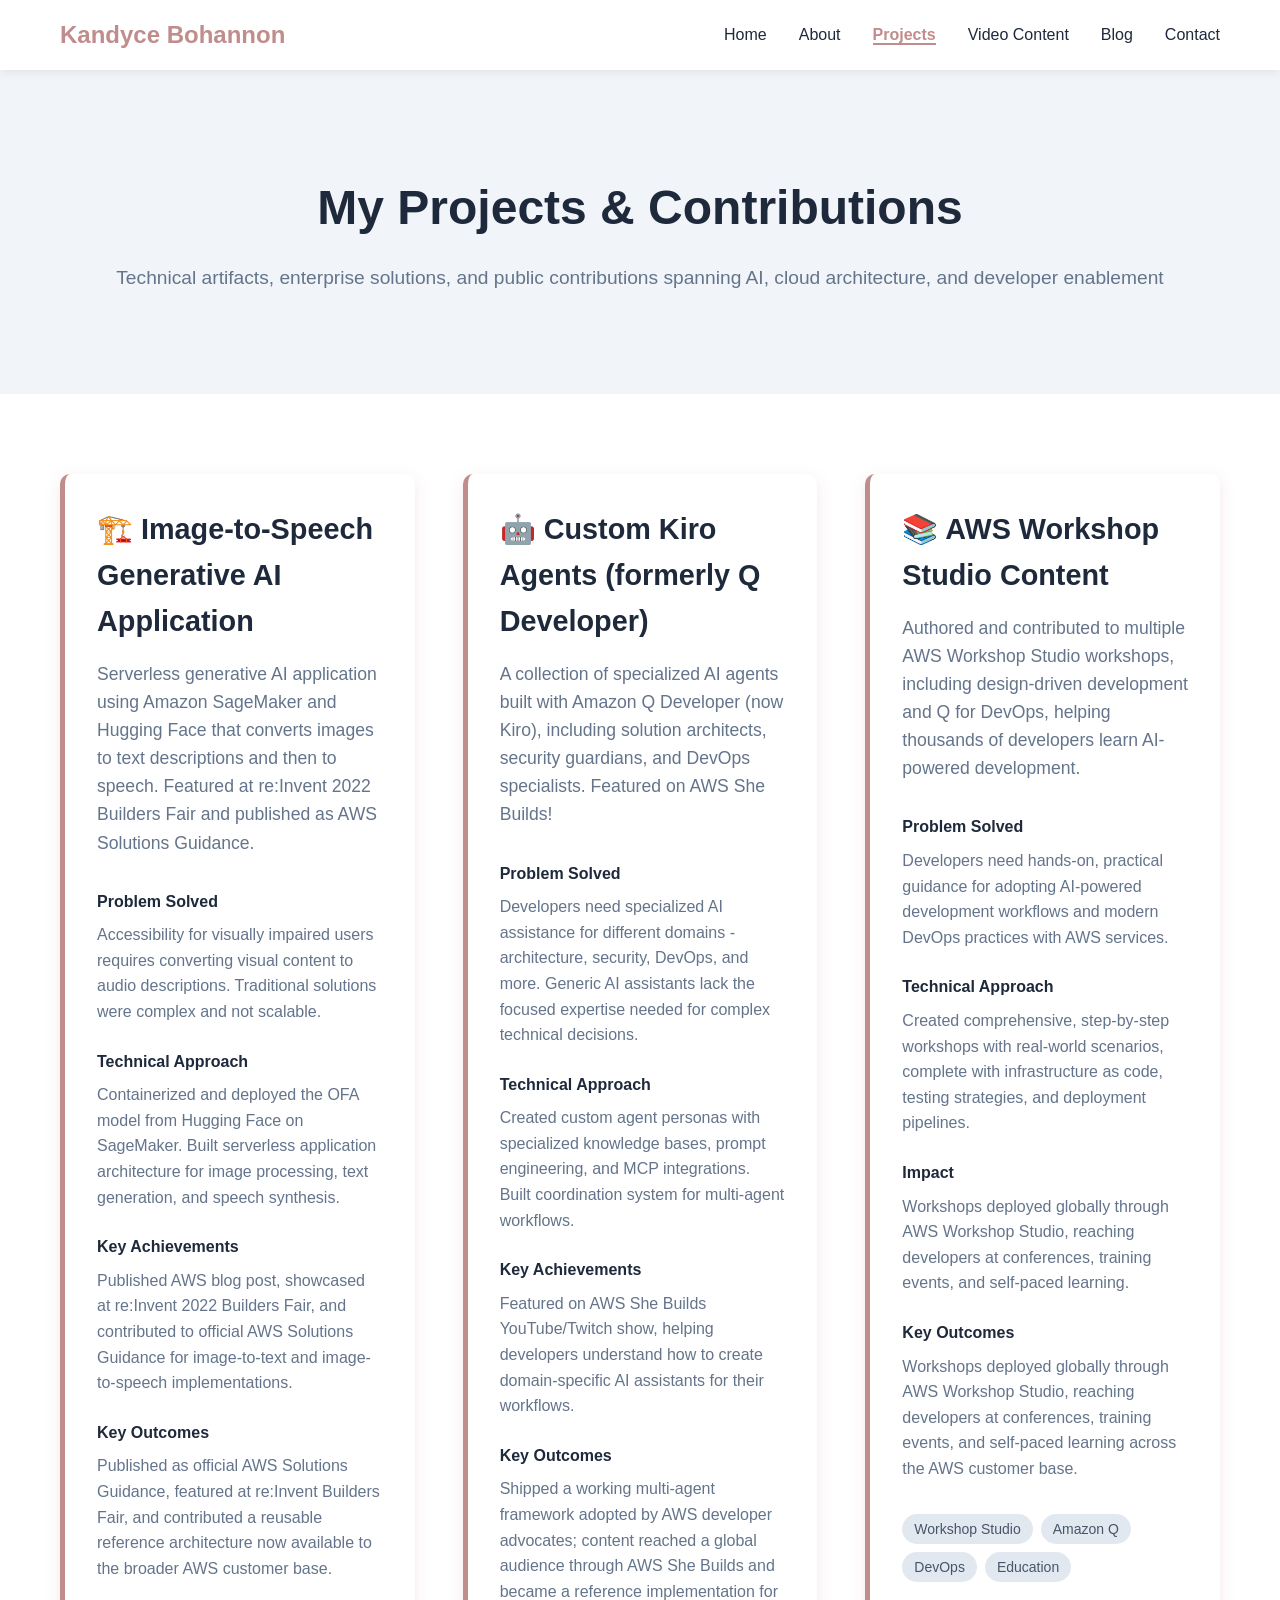
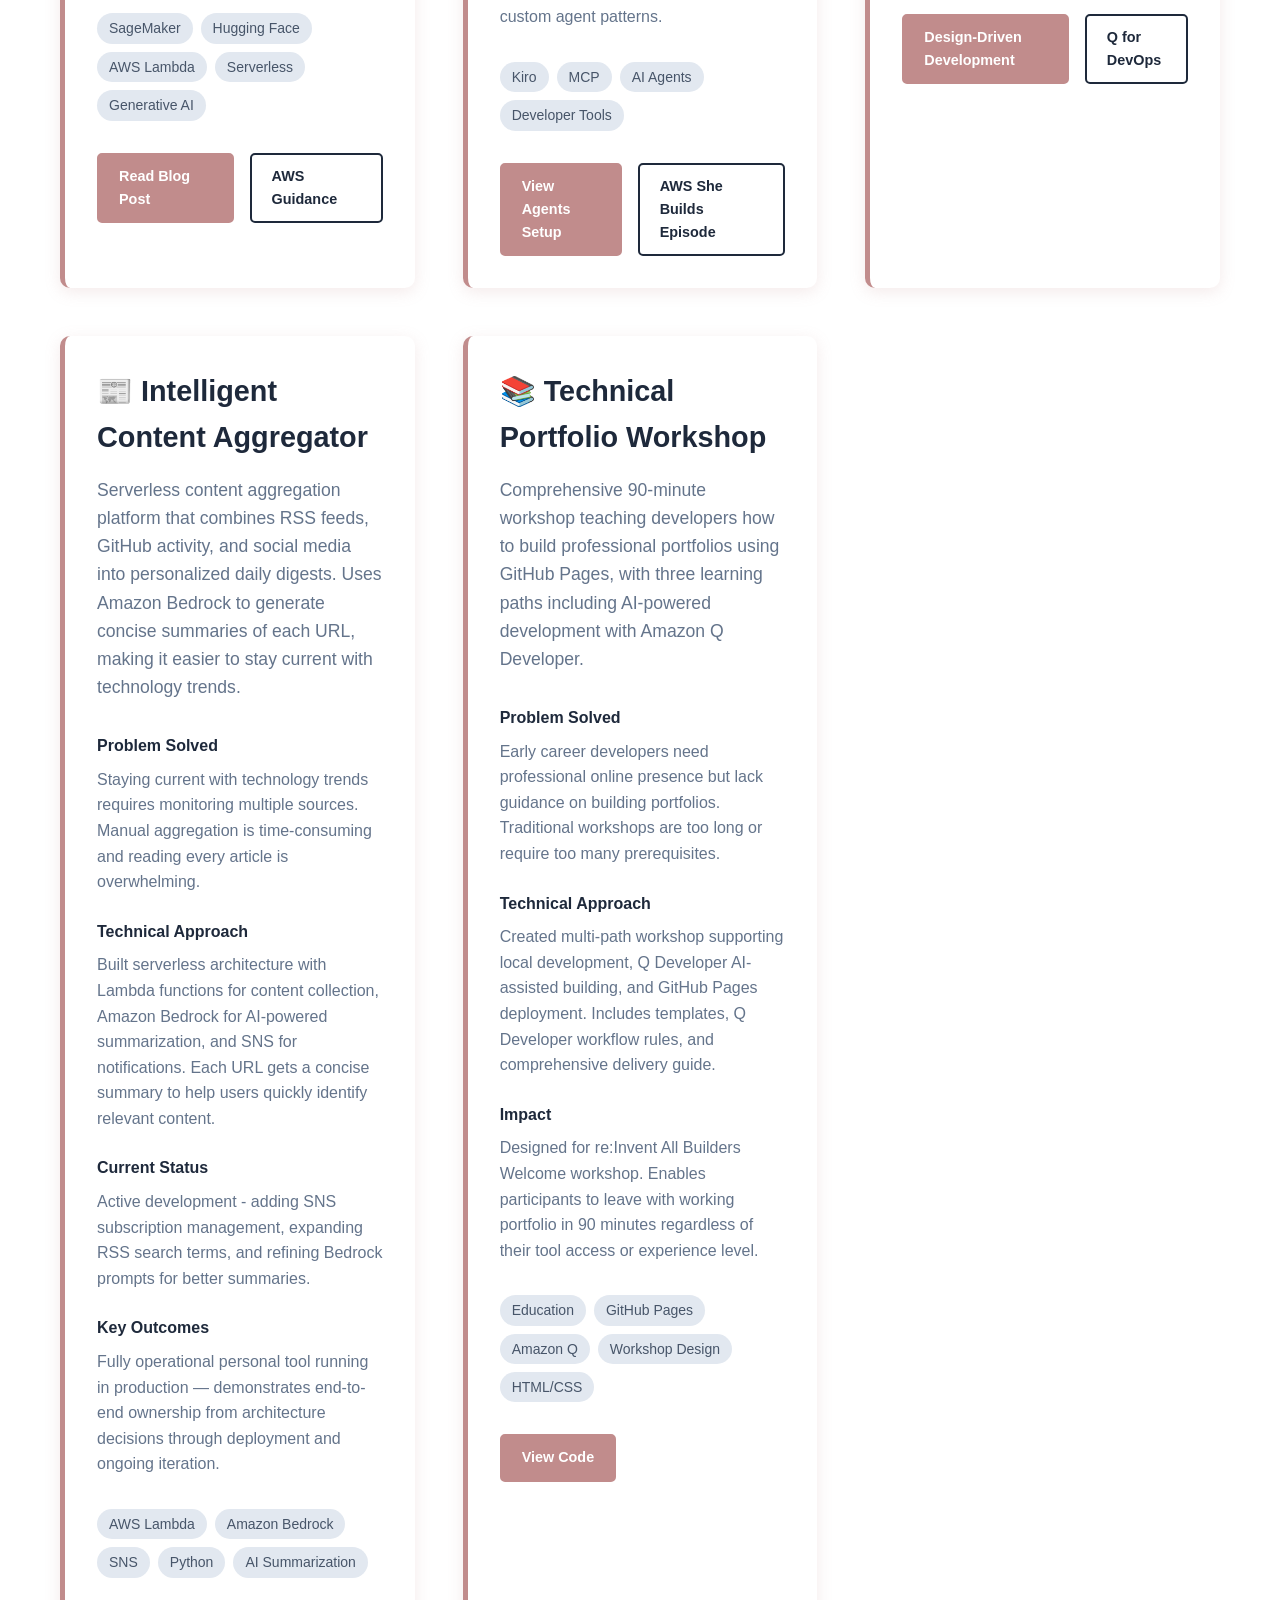
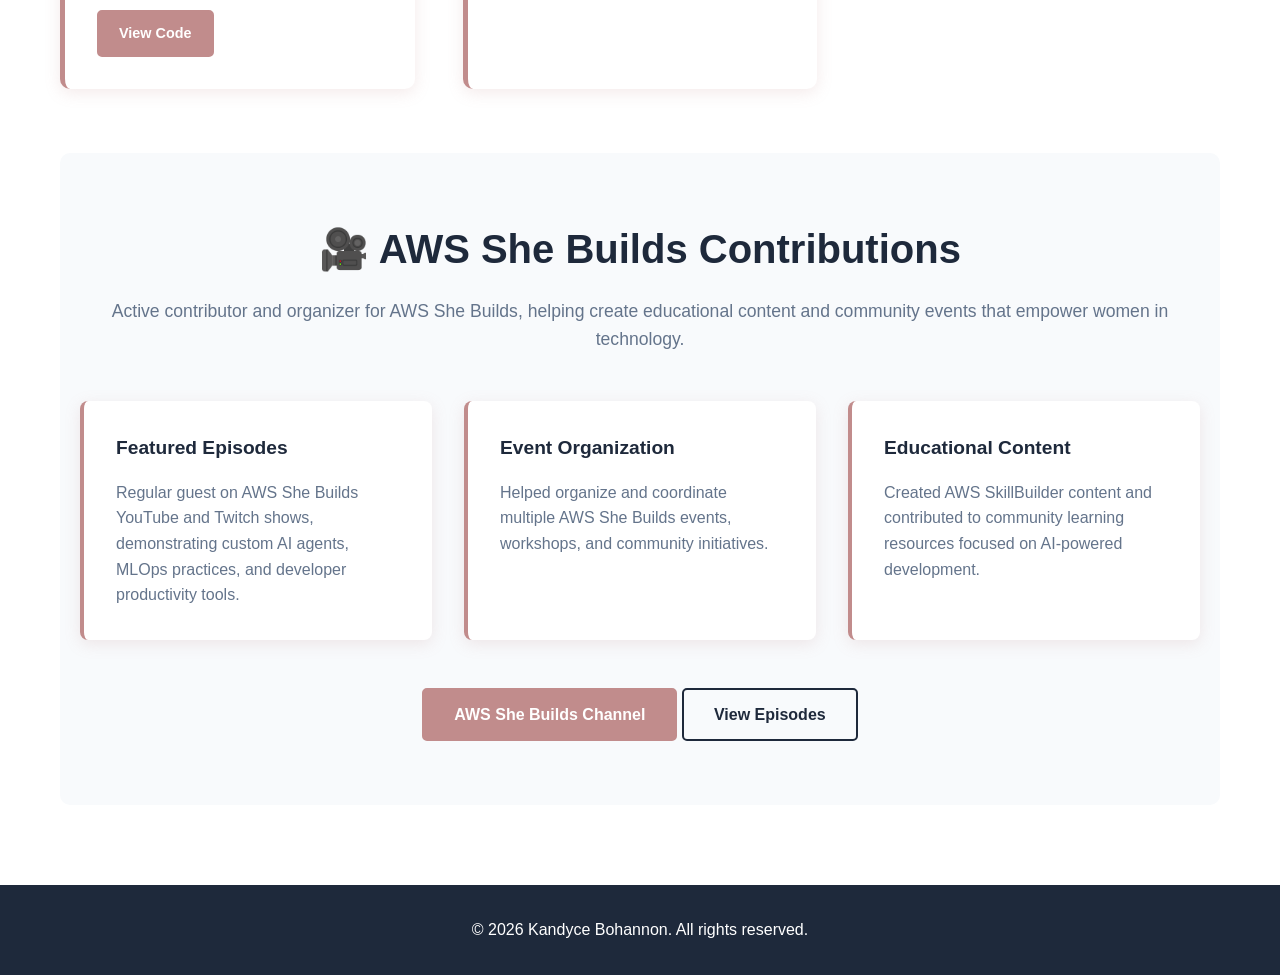
<file: projects.html>
<!DOCTYPE html>
<html lang="en">
<head>
    <meta charset="UTF-8">
    <meta name="viewport" content="width=device-width, initial-scale=1.0">
    <title>Projects - Kandyce Bohannon</title>
    <link rel="stylesheet" href="styles.css">
</head>
<body>
    <nav>
        <div class="nav-container">
            <div class="logo">Kandyce Bohannon</div>
            <button class="mobile-menu-toggle" onclick="toggleMobileMenu()">
                <span></span>
                <span></span>
                <span></span>
            </button>
            <ul class="nav-menu">
                <li><a href="index.html">Home</a></li>
                <li><a href="about.html">About</a></li>
                <li><a href="projects.html" class="active">Projects</a></li>
                <li><a href="she-builds-episodes.html">Video Content</a></li>
                <li><a href="blog.html">Blog</a></li>
                <li><a href="contact.html">Contact</a></li>
            </ul>
        </div>
    </nav>

    <main style="margin-top: 70px;">
        <section class="projects-hero">
            <div class="container">
                <h1>My Projects & Contributions</h1>
                <p class="projects-subtitle">Technical artifacts, enterprise solutions, and public contributions spanning AI, cloud architecture, and developer enablement</p>
            </div>
        </section>

        <section class="projects-content">
            <div class="container">
                <div class="projects-grid">
                    <div class="project-card-detailed featured">
                        <div class="project-info">
                            <h3>🏗️ Image-to-Speech Generative AI Application</h3>
                            <p class="project-description">Serverless generative AI application using Amazon SageMaker and Hugging Face that converts images to text descriptions and then to speech. Featured at re:Invent 2022 Builders Fair and published as AWS Solutions Guidance.</p>
                            
                            <div class="project-details">
                                <h4>Problem Solved</h4>
                                <p>Accessibility for visually impaired users requires converting visual content to audio descriptions. Traditional solutions were complex and not scalable.</p>
                                
                                <h4>Technical Approach</h4>
                                <p>Containerized and deployed the OFA model from Hugging Face on SageMaker. Built serverless application architecture for image processing, text generation, and speech synthesis.</p>
                                
                                <h4>Key Achievements</h4>
                                <p>Published AWS blog post, showcased at re:Invent 2022 Builders Fair, and contributed to official AWS Solutions Guidance for image-to-text and image-to-speech implementations.</p>

                                <h4>Key Outcomes</h4>
                                <p>Published as official AWS Solutions Guidance, featured at re:Invent Builders Fair, and contributed a reusable reference architecture now available to the broader AWS customer base.</p>
                            </div>
                            
                            <div class="project-tech">
                                <span class="tech-tag">SageMaker</span>
                                <span class="tech-tag">Hugging Face</span>
                                <span class="tech-tag">AWS Lambda</span>
                                <span class="tech-tag">Serverless</span>
                                <span class="tech-tag">Generative AI</span>
                            </div>
                            
                            <div class="project-links">
                                <a href="https://aws.amazon.com/blogs/machine-learning/introducing-an-image-to-speech-generative-ai-application-using-amazon-sagemaker-and-hugging-face/" class="btn btn-primary">Read Blog Post</a>
                                <a href="https://aws.amazon.com/solutions/guidance/image-to-text-and-image-to-speech-on-aws/" class="btn btn-secondary">AWS Guidance</a>
                            </div>
                        </div>
                    </div>

                    <div class="project-card-detailed featured">
                        <div class="project-info">
                            <h3>🤖 Custom Kiro Agents (formerly Q Developer)</h3>
                            <p class="project-description">A collection of specialized AI agents built with Amazon Q Developer (now Kiro), including solution architects, security guardians, and DevOps specialists. Featured on AWS She Builds!</p>
                            
                            <div class="project-details">
                                <h4>Problem Solved</h4>
                                <p>Developers need specialized AI assistance for different domains - architecture, security, DevOps, and more. Generic AI assistants lack the focused expertise needed for complex technical decisions.</p>
                                
                                <h4>Technical Approach</h4>
                                <p>Created custom agent personas with specialized knowledge bases, prompt engineering, and MCP integrations. Built coordination system for multi-agent workflows.</p>
                                
                                <h4>Key Achievements</h4>
                                <p>Featured on AWS She Builds YouTube/Twitch show, helping developers understand how to create domain-specific AI assistants for their workflows.</p>

                                <h4>Key Outcomes</h4>
                                <p>Shipped a working multi-agent framework adopted by AWS developer advocates; content reached a global audience through AWS She Builds and became a reference implementation for custom agent patterns.</p>
                            </div>
                            
                            <div class="project-tech">
                                <span class="tech-tag">Kiro</span>
                                <span class="tech-tag">MCP</span>
                                <span class="tech-tag">AI Agents</span>
                                <span class="tech-tag">Developer Tools</span>
                            </div>
                            
                            <div class="project-links">
                                <a href="https://github.com/kandyce1010/custom-q-agents" class="btn btn-primary">View Agents Setup</a>
                                <a href="https://www.youtube.com/watch?v=YRlYI162ems" class="btn btn-secondary">AWS She Builds Episode</a>
                            </div>
                        </div>
                    </div>

                    <div class="project-card-detailed">
                        <div class="project-info">
                            <h3>📚 AWS Workshop Studio Content</h3>
                            <p class="project-description">Authored and contributed to multiple AWS Workshop Studio workshops, including design-driven development and Q for DevOps, helping thousands of developers learn AI-powered development.</p>
                            
                            <div class="project-details">
                                <h4>Problem Solved</h4>
                                <p>Developers need hands-on, practical guidance for adopting AI-powered development workflows and modern DevOps practices with AWS services.</p>
                                
                                <h4>Technical Approach</h4>
                                <p>Created comprehensive, step-by-step workshops with real-world scenarios, complete with infrastructure as code, testing strategies, and deployment pipelines.</p>
                                
                                <h4>Impact</h4>
                                <p>Workshops deployed globally through AWS Workshop Studio, reaching developers at conferences, training events, and self-paced learning.</p>

                                <h4>Key Outcomes</h4>
                                <p>Workshops deployed globally through AWS Workshop Studio, reaching developers at conferences, training events, and self-paced learning across the AWS customer base.</p>
                            </div>
                            
                            <div class="project-tech">
                                <span class="tech-tag">Workshop Studio</span>
                                <span class="tech-tag">Amazon Q</span>
                                <span class="tech-tag">DevOps</span>
                                <span class="tech-tag">Education</span>
                            </div>
                            
                            <div class="project-links">
                                <a href="https://catalog.workshops.aws/qadvanced/en-US" class="btn btn-primary">Design-Driven Development</a>
                                <a href="https://catalog.workshops.aws/qdevops/en-US" class="btn btn-secondary">Q for DevOps</a>
                            </div>
                        </div>
                    </div>

                    <div class="project-card-detailed">
                        <div class="project-info">
                            <h3>📰 Intelligent Content Aggregator</h3>
                            <p class="project-description">Serverless content aggregation platform that combines RSS feeds, GitHub activity, and social media into personalized daily digests. Uses Amazon Bedrock to generate concise summaries of each URL, making it easier to stay current with technology trends.</p>
                            
                            <div class="project-details">
                                <h4>Problem Solved</h4>
                                <p>Staying current with technology trends requires monitoring multiple sources. Manual aggregation is time-consuming and reading every article is overwhelming.</p>
                                
                                <h4>Technical Approach</h4>
                                <p>Built serverless architecture with Lambda functions for content collection, Amazon Bedrock for AI-powered summarization, and SNS for notifications. Each URL gets a concise summary to help users quickly identify relevant content.</p>
                                
                                <h4>Current Status</h4>
                                <p>Active development - adding SNS subscription management, expanding RSS search terms, and refining Bedrock prompts for better summaries.</p>

                                <h4>Key Outcomes</h4>
                                <p>Fully operational personal tool running in production — demonstrates end-to-end ownership from architecture decisions through deployment and ongoing iteration.</p>
                            </div>
                            
                            <div class="project-tech">
                                <span class="tech-tag">AWS Lambda</span>
                                <span class="tech-tag">Amazon Bedrock</span>
                                <span class="tech-tag">SNS</span>
                                <span class="tech-tag">Python</span>
                                <span class="tech-tag">AI Summarization</span>
                            </div>
                            
                            <div class="project-links">
                                <a href="https://github.com/kandyce1010/content-aggregator" class="btn btn-primary">View Code</a>
                            </div>
                        </div>
                    </div>

                    <div class="project-card-detailed">
                        <div class="project-info">
                            <h3>📚 Technical Portfolio Workshop</h3>
                            <p class="project-description">Comprehensive 90-minute workshop teaching developers how to build professional portfolios using GitHub Pages, with three learning paths including AI-powered development with Amazon Q Developer.</p>
                            
                            <div class="project-details">
                                <h4>Problem Solved</h4>
                                <p>Early career developers need professional online presence but lack guidance on building portfolios. Traditional workshops are too long or require too many prerequisites.</p>
                                
                                <h4>Technical Approach</h4>
                                <p>Created multi-path workshop supporting local development, Q Developer AI-assisted building, and GitHub Pages deployment. Includes templates, Q Developer workflow rules, and comprehensive delivery guide.</p>
                                
                                <h4>Impact</h4>
                                <p>Designed for re:Invent All Builders Welcome workshop. Enables participants to leave with working portfolio in 90 minutes regardless of their tool access or experience level.</p>
                            </div>
                            
                            <div class="project-tech">
                                <span class="tech-tag">Education</span>
                                <span class="tech-tag">GitHub Pages</span>
                                <span class="tech-tag">Amazon Q</span>
                                <span class="tech-tag">Workshop Design</span>
                                <span class="tech-tag">HTML/CSS</span>
                            </div>
                            
                            <div class="project-links">
                                <a href="https://github.com/kandyce1010/technical-portfolio" class="btn btn-primary">View Code</a>
                            </div>
                        </div>
                    </div>
                </div>

                <section class="community-contributions">
                    <div class="container">
                        <h2>🎥 AWS She Builds Contributions</h2>
                        <p class="section-description">Active contributor and organizer for AWS She Builds, helping create educational content and community events that empower women in technology.</p>
                        
                        <div class="contributions-grid">
                            <div class="contribution-item">
                                <h4>Featured Episodes</h4>
                                <p>Regular guest on AWS She Builds YouTube and Twitch shows, demonstrating custom AI agents, MLOps practices, and developer productivity tools.</p>
                            </div>
                            <div class="contribution-item">
                                <h4>Event Organization</h4>
                                <p>Helped organize and coordinate multiple AWS She Builds events, workshops, and community initiatives.</p>
                            </div>
                            <div class="contribution-item">
                                <h4>Educational Content</h4>
                                <p>Created AWS SkillBuilder content and contributed to community learning resources focused on AI-powered development.</p>
                            </div>
                        </div>
                        
                        <div class="community-links">
                            <a href="https://www.youtube.com/@awsshebuilds" class="btn btn-primary">AWS She Builds Channel</a>
                            <a href="she-builds-episodes.html" class="btn btn-secondary">View Episodes</a>
                        </div>
                    </div>
                </section>
            </div>
        </section>
    </main>

    <footer>
        <div class="container">
            <p>&copy; 2026 Kandyce Bohannon. All rights reserved.</p>
        </div>
    </footer>

    <style>
        .projects-hero {
            background: #F1F4F8;
            color: #1e293b;
            padding: 100px 0;
            text-align: center;
        }

        .projects-hero h1 {
            font-size: 3rem;
            margin-bottom: 1rem;
            color: #1e293b;
        }

        .projects-subtitle {
            font-size: 1.2rem;
            color: #64748b;
        }

        .projects-content {
            padding: 80px 0;
        }

        .projects-grid {
            display: grid;
            gap: 3rem;
            margin-bottom: 4rem;
        }

        .project-card-detailed {
            background: white;
            border-radius: 10px;
            box-shadow: 0 4px 16px rgba(193,140,140,0.18);
            border-left: 5px solid var(--color-primary);
            overflow: hidden;
            display: flex;
            flex-direction: column;
            transition: transform 0.2s, box-shadow 0.2s;
        }

        .project-card-detailed:hover {
            transform: translateY(-4px);
            box-shadow: 0 8px 28px rgba(193,140,140,0.28);
        }

        .project-image img {
            width: 100%;
            height: 250px;
            object-fit: cover;
        }

        .project-info {
            padding: 2rem;
        }

        .project-info h3 {
            font-size: 1.8rem;
            margin-bottom: 1rem;
            color: #1e293b;
        }

        .project-description {
            color: #64748b;
            margin-bottom: 2rem;
            font-size: 1.1rem;
        }

        .project-details h4 {
            color: #1e293b;
            margin: 1.5rem 0 0.5rem;
            font-size: 1rem;
        }

        .project-details p {
            color: #64748b;
            margin-bottom: 1rem;
            line-height: 1.6;
        }

        .project-tech {
            display: flex;
            gap: 0.5rem;
            margin: 2rem 0;
            flex-wrap: wrap;
        }

        .project-links {
            display: flex;
            gap: 1rem;
        }

        .project-links .btn {
            padding: 10px 20px;
            font-size: 0.9rem;
        }

        .community-contributions {
            background: #f8fafc;
            padding: 4rem 0;
            border-radius: 10px;
            margin-top: 4rem;
        }

        .community-contributions h2 {
            text-align: center;
            font-size: 2.5rem;
            margin-bottom: 1rem;
            color: #1e293b;
        }

        .section-description {
            text-align: center;
            color: #64748b;
            margin-bottom: 3rem;
            font-size: 1.1rem;
        }

        .contributions-grid {
            display: grid;
            grid-template-columns: repeat(auto-fit, minmax(300px, 1fr));
            gap: 2rem;
            margin-bottom: 3rem;
        }

        .contribution-item {
            background: white;
            padding: 2rem;
            border-radius: 8px;
            box-shadow: 0 4px 16px rgba(193,140,140,0.18);
            border-left: 4px solid var(--color-primary);
            transition: transform 0.2s, box-shadow 0.2s;
        }

        .contribution-item:hover {
            transform: translateY(-3px);
            box-shadow: 0 8px 24px rgba(193,140,140,0.28);
        }

        .contribution-item h4 {
            color: #1e293b;
            margin-bottom: 1rem;
            font-size: 1.2rem;
        }

        .contribution-item p {
            color: #64748b;
            line-height: 1.6;
        }

        .community-links {
            text-align: center;
        }

        @media (max-width: 768px) {
            .projects-hero h1 {
                font-size: 2rem;
            }
            
            .project-links {
                flex-direction: column;
            }

            .contributions-grid {
                grid-template-columns: 1fr;
            }
        }
    </style>

    <script>
        function toggleMobileMenu() {
            const navMenu = document.querySelector('.nav-menu');
            const menuToggle = document.querySelector('.mobile-menu-toggle');
            
            navMenu.classList.toggle('active');
            menuToggle.classList.toggle('active');
        }
    </script>
</body>
</html>
</file>
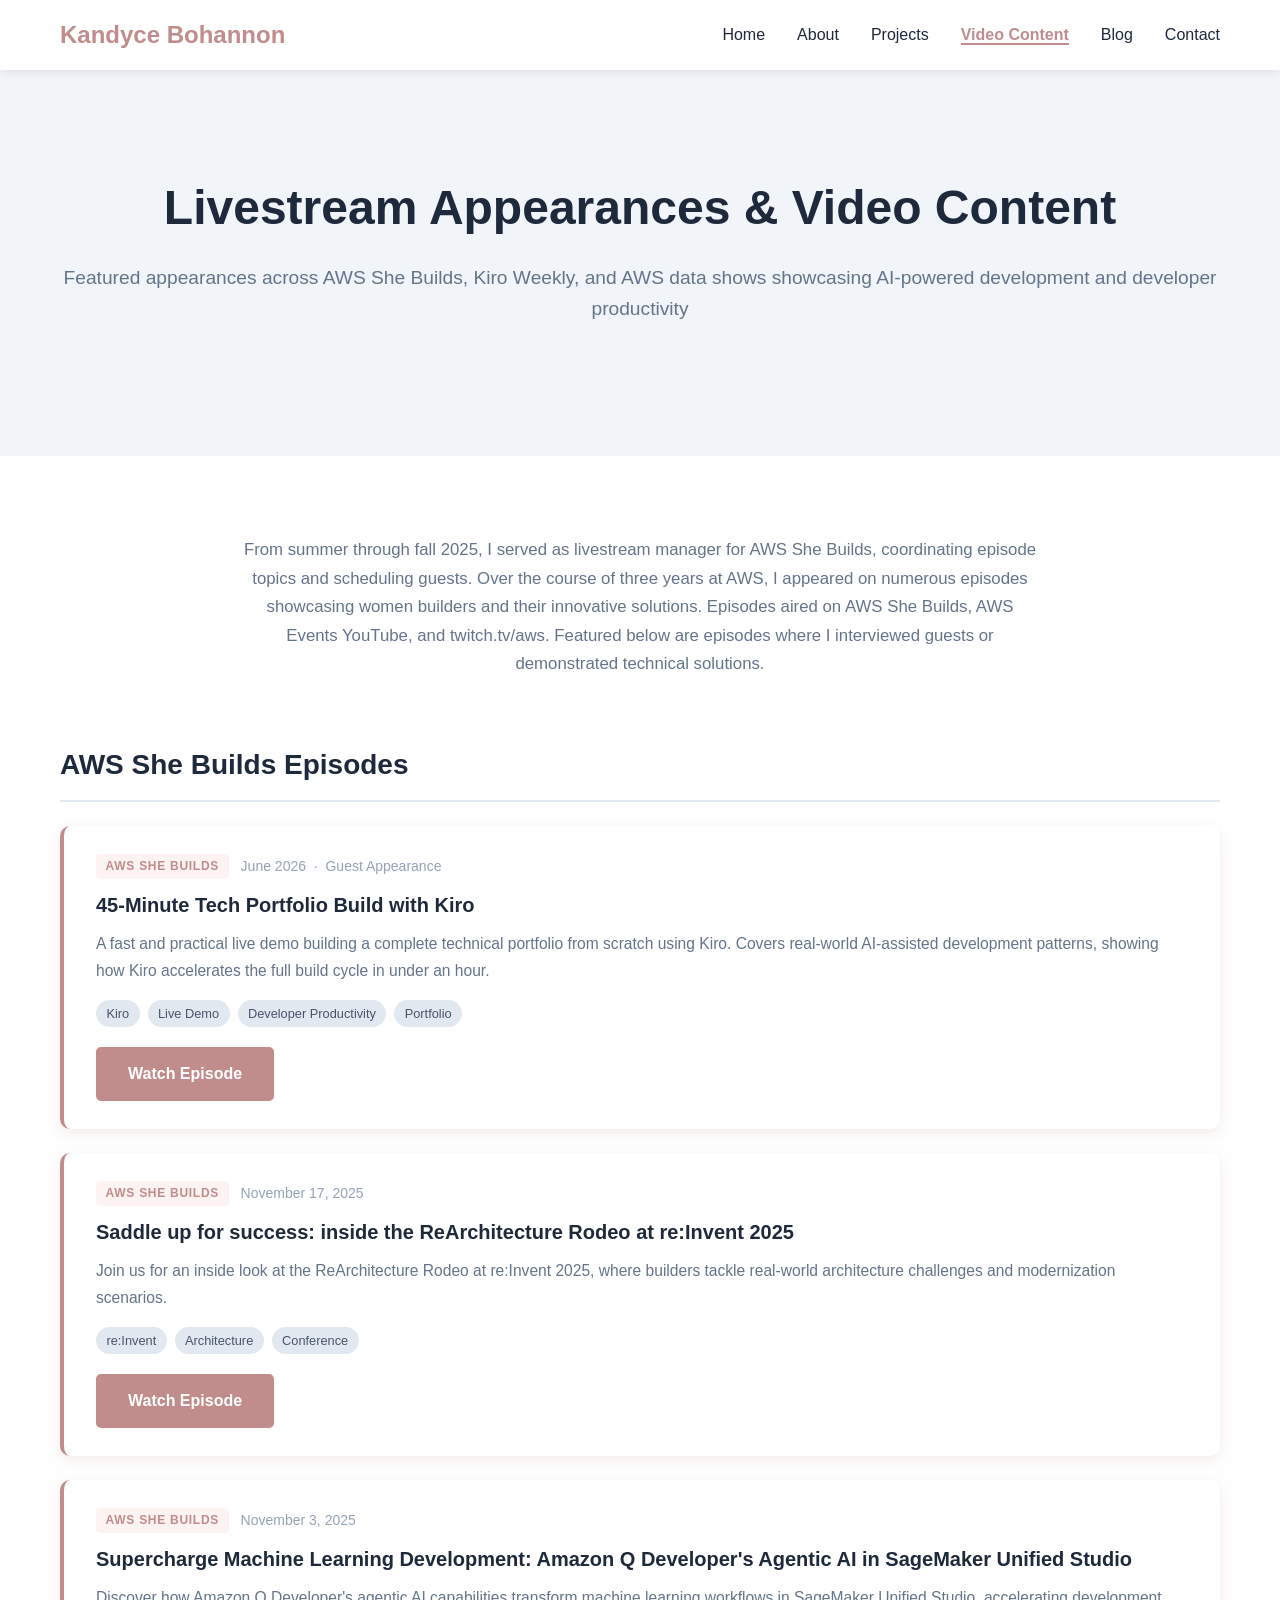
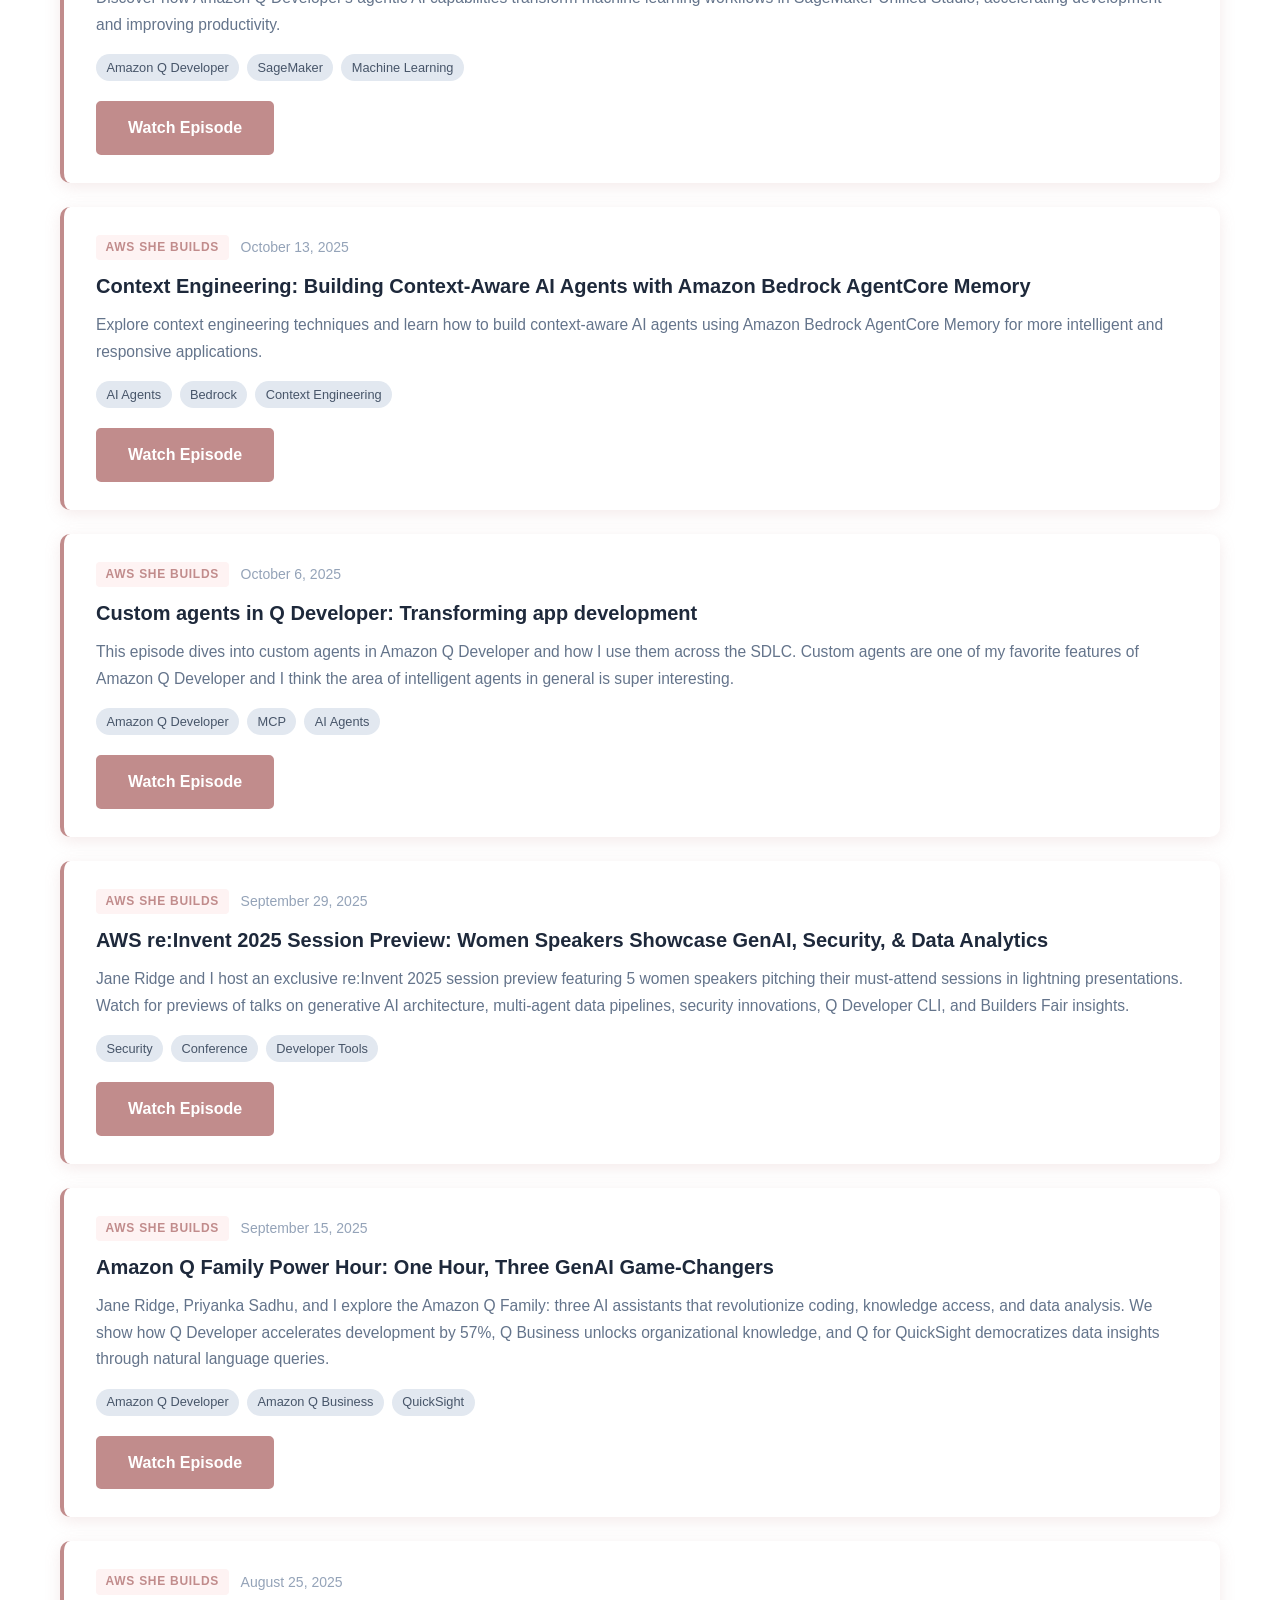
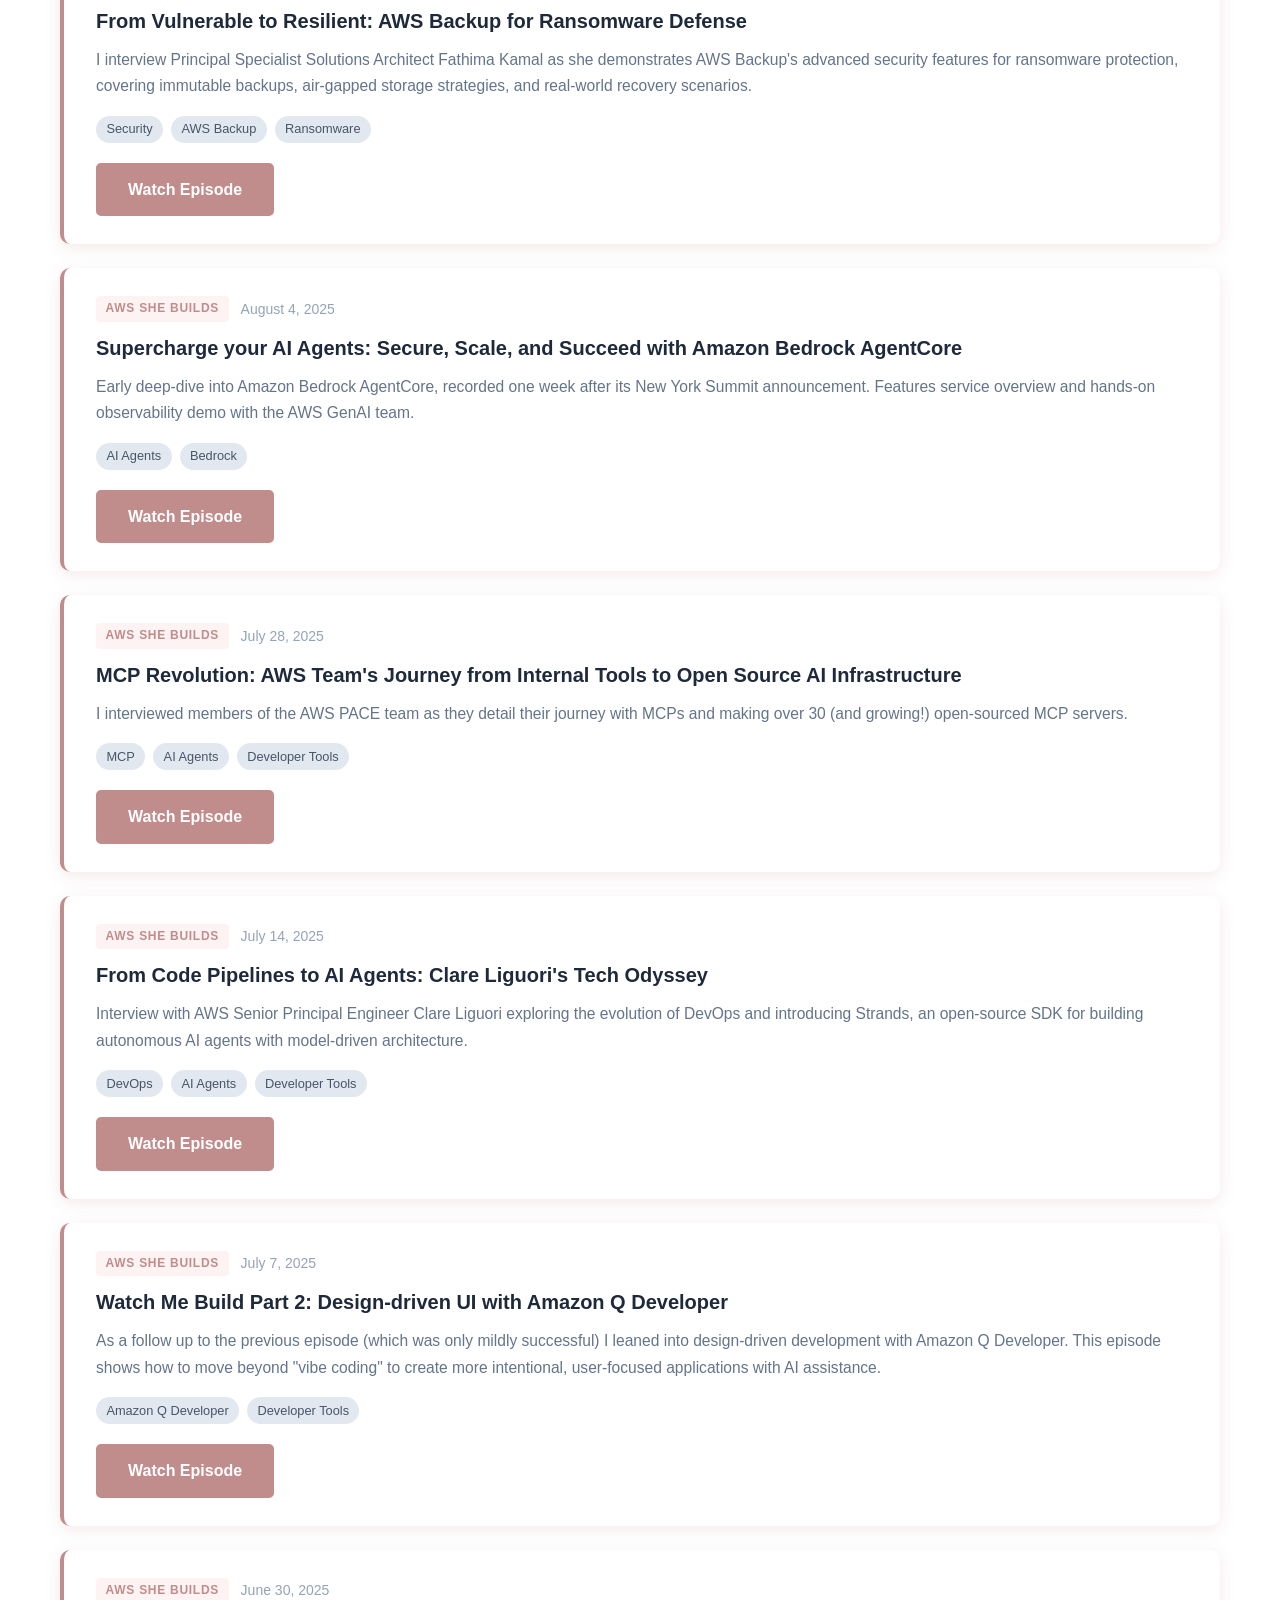
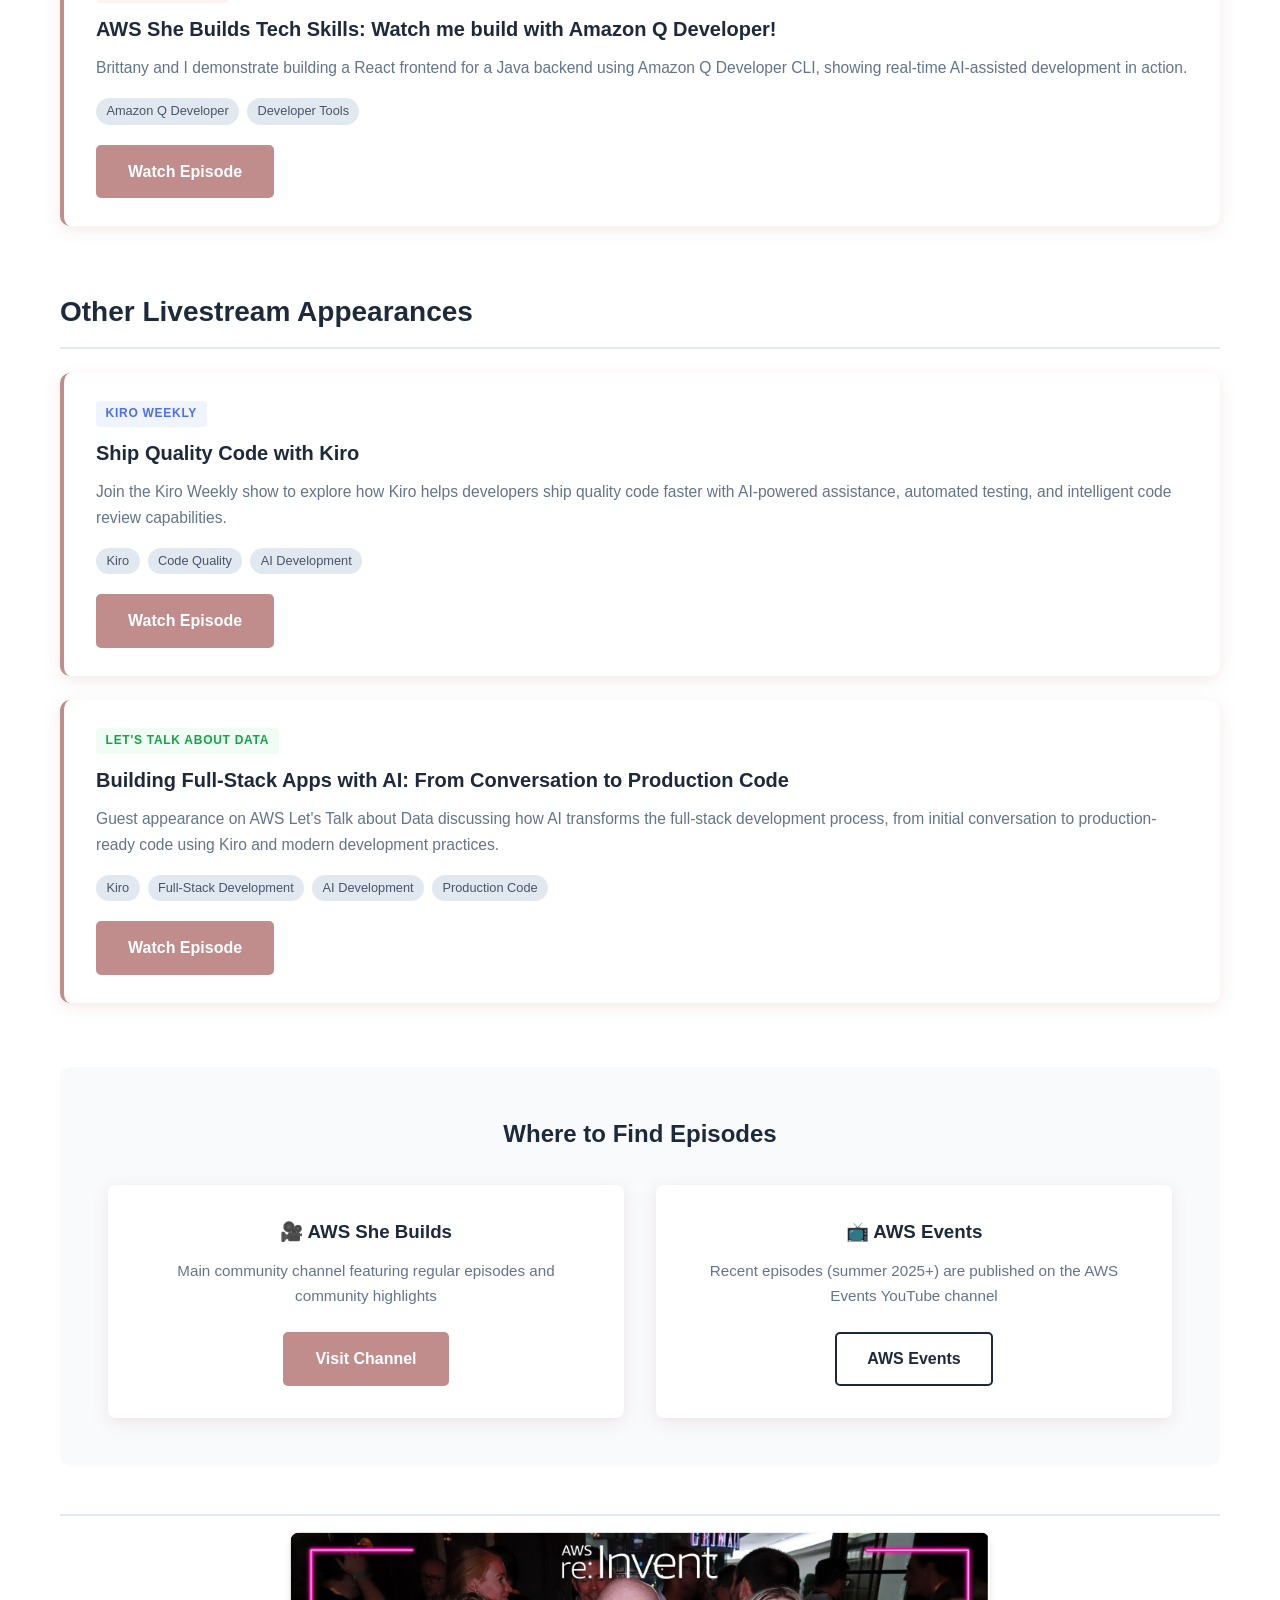
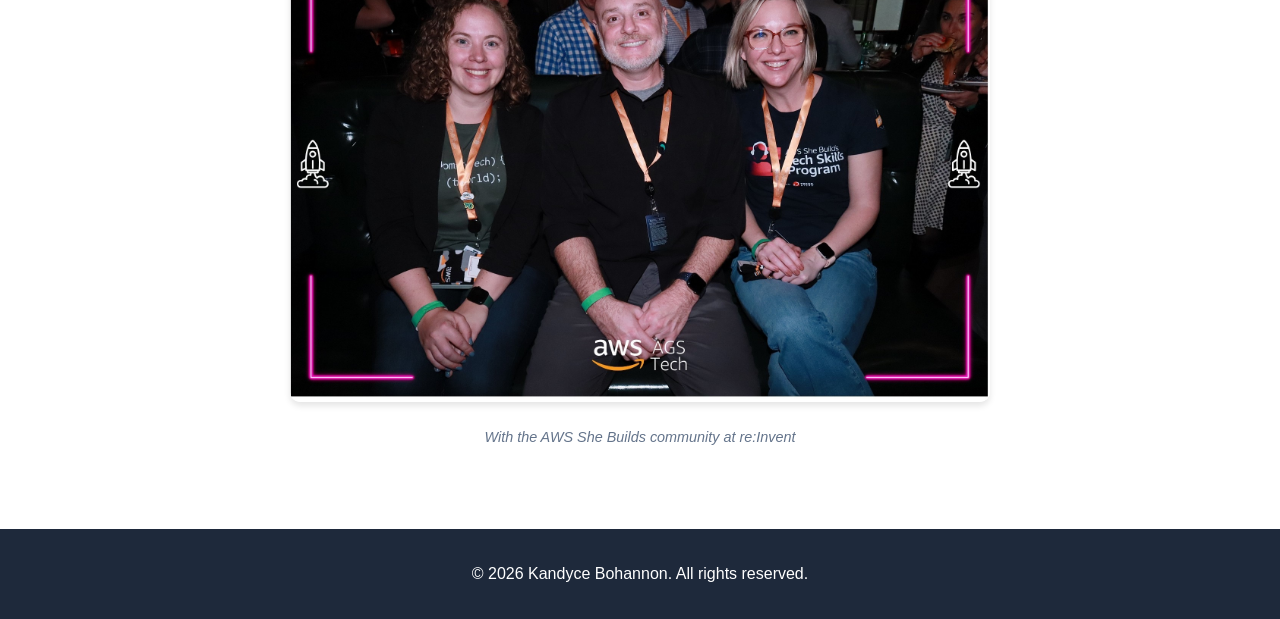
<file: she-builds-episodes.html>
<!DOCTYPE html>
<html lang="en">
<head>
    <meta charset="UTF-8">
    <meta name="viewport" content="width=device-width, initial-scale=1.0">
    <title>Livestream Appearances - Kandyce Bohannon</title>
    <link rel="stylesheet" href="styles.css">
</head>
<body>
    <nav>
        <div class="nav-container">
            <div class="logo">Kandyce Bohannon</div>
            <button class="mobile-menu-toggle" onclick="toggleMobileMenu()">
                <span></span>
                <span></span>
                <span></span>
            </button>
            <ul class="nav-menu">
                <li><a href="index.html">Home</a></li>
                <li><a href="about.html">About</a></li>
                <li><a href="projects.html">Projects</a></li>
                <li><a href="she-builds-episodes.html" class="active">Video Content</a></li>
                <li><a href="blog.html">Blog</a></li>
                <li><a href="contact.html">Contact</a></li>
            </ul>
        </div>
    </nav>

    <main style="margin-top: 70px;">
        <section class="episodes-hero">
            <div class="container">
                <h1>Livestream Appearances &amp; Video Content</h1>
                <p class="episodes-subtitle">Featured appearances across AWS She Builds, Kiro Weekly, and AWS data shows showcasing AI-powered development and developer productivity</p>
            </div>
        </section>

        <section class="episodes-content">
            <div class="container">
                <div class="episodes-intro">
                    <p>From summer through fall 2025, I served as livestream manager for AWS She Builds, coordinating episode topics and scheduling guests. Over the course of three years at AWS, I appeared on numerous episodes showcasing women builders and their innovative solutions. Episodes aired on AWS She Builds, AWS Events YouTube, and twitch.tv/aws. Featured below are episodes where I interviewed guests or demonstrated technical solutions.</p>
                </div>

                <h2 class="section-header">AWS She Builds Episodes</h2>

                <div class="videos-list">
                    <div class="video-card">
                        <div class="video-info">
                            <div class="video-meta">
                                <span class="show-badge">AWS She Builds</span>
                                <span class="video-date">June 2026 &nbsp;·&nbsp; Guest Appearance</span>
                            </div>
                            <h3>45-Minute Tech Portfolio Build with Kiro</h3>
                            <p>A fast and practical live demo building a complete technical portfolio from scratch using Kiro. Covers real-world AI-assisted development patterns, showing how Kiro accelerates the full build cycle in under an hour.</p>
                            <div class="episode-topics">
                                <span class="topic-tag">Kiro</span>
                                <span class="topic-tag">Live Demo</span>
                                <span class="topic-tag">Developer Productivity</span>
                                <span class="topic-tag">Portfolio</span>
                            </div>
                            <a href="https://www.youtube.com/watch?v=-gs8Do1eMxQ" class="btn btn-primary">Watch Episode</a>
                        </div>
                    </div>

                    <div class="video-card">
                        <div class="video-info">
                            <div class="video-meta">
                                <span class="show-badge">AWS She Builds</span>
                                <span class="video-date">November 17, 2025</span>
                            </div>
                            <h3>Saddle up for success: inside the ReArchitecture Rodeo at re:Invent 2025</h3>
                            <p>Join us for an inside look at the ReArchitecture Rodeo at re:Invent 2025, where builders tackle real-world architecture challenges and modernization scenarios.</p>
                            <div class="episode-topics">
                                <span class="topic-tag">re:Invent</span>
                                <span class="topic-tag">Architecture</span>
                                <span class="topic-tag">Conference</span>
                            </div>
                            <a href="https://www.youtube.com/watch?v=qOioOv7WQV4" class="btn btn-primary">Watch Episode</a>
                        </div>
                    </div>

                    <div class="video-card">
                        <div class="video-info">
                            <div class="video-meta">
                                <span class="show-badge">AWS She Builds</span>
                                <span class="video-date">November 3, 2025</span>
                            </div>
                            <h3>Supercharge Machine Learning Development: Amazon Q Developer's Agentic AI in SageMaker Unified Studio</h3>
                            <p>Discover how Amazon Q Developer's agentic AI capabilities transform machine learning workflows in SageMaker Unified Studio, accelerating development and improving productivity.</p>
                            <div class="episode-topics">
                                <span class="topic-tag">Amazon Q Developer</span>
                                <span class="topic-tag">SageMaker</span>
                                <span class="topic-tag">Machine Learning</span>
                            </div>
                            <a href="https://www.youtube.com/watch?v=76M45pEaKqk" class="btn btn-primary">Watch Episode</a>
                        </div>
                    </div>

                    <div class="video-card">
                        <div class="video-info">
                            <div class="video-meta">
                                <span class="show-badge">AWS She Builds</span>
                                <span class="video-date">October 13, 2025</span>
                            </div>
                            <h3>Context Engineering: Building Context-Aware AI Agents with Amazon Bedrock AgentCore Memory</h3>
                            <p>Explore context engineering techniques and learn how to build context-aware AI agents using Amazon Bedrock AgentCore Memory for more intelligent and responsive applications.</p>
                            <div class="episode-topics">
                                <span class="topic-tag">AI Agents</span>
                                <span class="topic-tag">Bedrock</span>
                                <span class="topic-tag">Context Engineering</span>
                            </div>
                            <a href="https://www.youtube.com/watch?v=kNgVybis1ak" class="btn btn-primary">Watch Episode</a>
                        </div>
                    </div>

                    <div class="video-card">
                        <div class="video-info">
                            <div class="video-meta">
                                <span class="show-badge">AWS She Builds</span>
                                <span class="video-date">October 6, 2025</span>
                            </div>
                            <h3>Custom agents in Q Developer: Transforming app development</h3>
                            <p>This episode dives into custom agents in Amazon Q Developer and how I use them across the SDLC. Custom agents are one of my favorite features of Amazon Q Developer and I think the area of intelligent agents in general is super interesting.</p>
                            <div class="episode-topics">
                                <span class="topic-tag">Amazon Q Developer</span>
                                <span class="topic-tag">MCP</span>
                                <span class="topic-tag">AI Agents</span>
                            </div>
                            <a href="https://www.youtube.com/watch?v=YRlYI162ems" class="btn btn-primary">Watch Episode</a>
                        </div>
                    </div>

                    <div class="video-card">
                        <div class="video-info">
                            <div class="video-meta">
                                <span class="show-badge">AWS She Builds</span>
                                <span class="video-date">September 29, 2025</span>
                            </div>
                            <h3>AWS re:Invent 2025 Session Preview: Women Speakers Showcase GenAI, Security, &amp; Data Analytics</h3>
                            <p>Jane Ridge and I host an exclusive re:Invent 2025 session preview featuring 5 women speakers pitching their must-attend sessions in lightning presentations. Watch for previews of talks on generative AI architecture, multi-agent data pipelines, security innovations, Q Developer CLI, and Builders Fair insights.</p>
                            <div class="episode-topics">
                                <span class="topic-tag">Security</span>
                                <span class="topic-tag">Conference</span>
                                <span class="topic-tag">Developer Tools</span>
                            </div>
                            <a href="https://www.youtube.com/watch?v=KjqpHNhutjY" class="btn btn-primary">Watch Episode</a>
                        </div>
                    </div>

                    <div class="video-card">
                        <div class="video-info">
                            <div class="video-meta">
                                <span class="show-badge">AWS She Builds</span>
                                <span class="video-date">September 15, 2025</span>
                            </div>
                            <h3>Amazon Q Family Power Hour: One Hour, Three GenAI Game-Changers</h3>
                            <p>Jane Ridge, Priyanka Sadhu, and I explore the Amazon Q Family: three AI assistants that revolutionize coding, knowledge access, and data analysis. We show how Q Developer accelerates development by 57%, Q Business unlocks organizational knowledge, and Q for QuickSight democratizes data insights through natural language queries.</p>
                            <div class="episode-topics">
                                <span class="topic-tag">Amazon Q Developer</span>
                                <span class="topic-tag">Amazon Q Business</span>
                                <span class="topic-tag">QuickSight</span>
                            </div>
                            <a href="https://www.youtube.com/watch?v=6v_PPca7HH0" class="btn btn-primary">Watch Episode</a>
                        </div>
                    </div>

                    <div class="video-card">
                        <div class="video-info">
                            <div class="video-meta">
                                <span class="show-badge">AWS She Builds</span>
                                <span class="video-date">August 25, 2025</span>
                            </div>
                            <h3>From Vulnerable to Resilient: AWS Backup for Ransomware Defense</h3>
                            <p>I interview Principal Specialist Solutions Architect Fathima Kamal as she demonstrates AWS Backup's advanced security features for ransomware protection, covering immutable backups, air-gapped storage strategies, and real-world recovery scenarios.</p>
                            <div class="episode-topics">
                                <span class="topic-tag">Security</span>
                                <span class="topic-tag">AWS Backup</span>
                                <span class="topic-tag">Ransomware</span>
                            </div>
                            <a href="https://www.youtube.com/watch?v=PCKIuL261DI" class="btn btn-primary">Watch Episode</a>
                        </div>
                    </div>

                    <div class="video-card">
                        <div class="video-info">
                            <div class="video-meta">
                                <span class="show-badge">AWS She Builds</span>
                                <span class="video-date">August 4, 2025</span>
                            </div>
                            <h3>Supercharge your AI Agents: Secure, Scale, and Succeed with Amazon Bedrock AgentCore</h3>
                            <p>Early deep-dive into Amazon Bedrock AgentCore, recorded one week after its New York Summit announcement. Features service overview and hands-on observability demo with the AWS GenAI team.</p>
                            <div class="episode-topics">
                                <span class="topic-tag">AI Agents</span>
                                <span class="topic-tag">Bedrock</span>
                            </div>
                            <a href="https://www.youtube.com/watch?v=BZtcoAOiEiY" class="btn btn-primary">Watch Episode</a>
                        </div>
                    </div>

                    <div class="video-card">
                        <div class="video-info">
                            <div class="video-meta">
                                <span class="show-badge">AWS She Builds</span>
                                <span class="video-date">July 28, 2025</span>
                            </div>
                            <h3>MCP Revolution: AWS Team's Journey from Internal Tools to Open Source AI Infrastructure</h3>
                            <p>I interviewed members of the AWS PACE team as they detail their journey with MCPs and making over 30 (and growing!) open-sourced MCP servers.</p>
                            <div class="episode-topics">
                                <span class="topic-tag">MCP</span>
                                <span class="topic-tag">AI Agents</span>
                                <span class="topic-tag">Developer Tools</span>
                            </div>
                            <a href="https://www.youtube.com/watch?v=DZFgufNCvAo" class="btn btn-primary">Watch Episode</a>
                        </div>
                    </div>

                    <div class="video-card">
                        <div class="video-info">
                            <div class="video-meta">
                                <span class="show-badge">AWS She Builds</span>
                                <span class="video-date">July 14, 2025</span>
                            </div>
                            <h3>From Code Pipelines to AI Agents: Clare Liguori's Tech Odyssey</h3>
                            <p>Interview with AWS Senior Principal Engineer Clare Liguori exploring the evolution of DevOps and introducing Strands, an open-source SDK for building autonomous AI agents with model-driven architecture.</p>
                            <div class="episode-topics">
                                <span class="topic-tag">DevOps</span>
                                <span class="topic-tag">AI Agents</span>
                                <span class="topic-tag">Developer Tools</span>
                            </div>
                            <a href="https://www.youtube.com/watch?v=EawDJeJjRd8" class="btn btn-primary">Watch Episode</a>
                        </div>
                    </div>

                    <div class="video-card">
                        <div class="video-info">
                            <div class="video-meta">
                                <span class="show-badge">AWS She Builds</span>
                                <span class="video-date">July 7, 2025</span>
                            </div>
                            <h3>Watch Me Build Part 2: Design-driven UI with Amazon Q Developer</h3>
                            <p>As a follow up to the previous episode (which was only mildly successful) I leaned into design-driven development with Amazon Q Developer. This episode shows how to move beyond "vibe coding" to create more intentional, user-focused applications with AI assistance.</p>
                            <div class="episode-topics">
                                <span class="topic-tag">Amazon Q Developer</span>
                                <span class="topic-tag">Developer Tools</span>
                            </div>
                            <a href="https://www.youtube.com/watch?v=Re29injovx4" class="btn btn-primary">Watch Episode</a>
                        </div>
                    </div>

                    <div class="video-card">
                        <div class="video-info">
                            <div class="video-meta">
                                <span class="show-badge">AWS She Builds</span>
                                <span class="video-date">June 30, 2025</span>
                            </div>
                            <h3>AWS She Builds Tech Skills: Watch me build with Amazon Q Developer!</h3>
                            <p>Brittany and I demonstrate building a React frontend for a Java backend using Amazon Q Developer CLI, showing real-time AI-assisted development in action.</p>
                            <div class="episode-topics">
                                <span class="topic-tag">Amazon Q Developer</span>
                                <span class="topic-tag">Developer Tools</span>
                            </div>
                            <a href="https://www.youtube.com/watch?v=p_acy26vszE" class="btn btn-primary">Watch Episode</a>
                        </div>
                    </div>
                </div>

                <h2 class="section-header">Other Livestream Appearances</h2>

                <div class="videos-list">
                    <div class="video-card">
                        <div class="video-info">
                            <div class="video-meta">
                                <span class="show-badge show-badge--kiro">Kiro Weekly</span>
                            </div>
                            <h3>Ship Quality Code with Kiro</h3>
                            <p>Join the Kiro Weekly show to explore how Kiro helps developers ship quality code faster with AI-powered assistance, automated testing, and intelligent code review capabilities.</p>
                            <div class="episode-topics">
                                <span class="topic-tag">Kiro</span>
                                <span class="topic-tag">Code Quality</span>
                                <span class="topic-tag">AI Development</span>
                            </div>
                            <a href="https://www.youtube.com/watch?v=rNdbQst3O6U" class="btn btn-primary">Watch Episode</a>
                        </div>
                    </div>

                    <div class="video-card">
                        <div class="video-info">
                            <div class="video-meta">
                                <span class="show-badge show-badge--data">Let's Talk about Data</span>
                            </div>
                            <h3>Building Full-Stack Apps with AI: From Conversation to Production Code</h3>
                            <p>Guest appearance on AWS Let's Talk about Data discussing how AI transforms the full-stack development process, from initial conversation to production-ready code using Kiro and modern development practices.</p>
                            <div class="episode-topics">
                                <span class="topic-tag">Kiro</span>
                                <span class="topic-tag">Full-Stack Development</span>
                                <span class="topic-tag">AI Development</span>
                                <span class="topic-tag">Production Code</span>
                            </div>
                            <a href="https://www.youtube.com/watch?v=6ZKR6IsHX7Y" class="btn btn-primary">Watch Episode</a>
                        </div>
                    </div>
                </div>

                <div class="channels-info">
                    <h2>Where to Find Episodes</h2>
                    <div class="channels-grid">
                        <div class="channel-card">
                            <h3>🎥 AWS She Builds</h3>
                            <p>Main community channel featuring regular episodes and community highlights</p>
                            <a href="https://www.youtube.com/@awsshebuilds" class="btn btn-primary">Visit Channel</a>
                        </div>
                        <div class="channel-card">
                            <h3>📺 AWS Events</h3>
                            <p>Recent episodes (summer 2025+) are published on the AWS Events YouTube channel</p>
                            <a href="https://www.youtube.com/@AWSEventsChannel" class="btn btn-secondary">AWS Events</a>
                        </div>
                    </div>
                </div>

                <div class="community-photo">
                    <img src="images/reinvent-friends.JPG" alt="With AWS She Builds community at re:Invent" />
                    <p class="photo-caption">With the AWS She Builds community at re:Invent</p>
                </div>
            </div>
        </section>
    </main>

    <footer>
        <div class="container">
            <p>&copy; 2026 Kandyce Bohannon. All rights reserved.</p>
        </div>
    </footer>

    <style>
        .episodes-hero {
            background: #F1F4F8;
            color: #1e293b;
            padding: 100px 0;
            text-align: center;
        }

        .episodes-hero h1 {
            font-size: 3rem;
            margin-bottom: 1rem;
            color: #1e293b;
        }

        .episodes-subtitle {
            font-size: 1.2rem;
            color: #64748b;
            margin-bottom: 2rem;
        }

        .episodes-content {
            padding: 80px 0;
        }

        .episodes-intro {
            text-align: center;
            margin-bottom: 4rem;
            font-size: 1.05rem;
            color: #64748b;
            max-width: 800px;
            margin-left: auto;
            margin-right: auto;
            line-height: 1.7;
        }

        .section-header {
            font-size: 1.75rem;
            color: #1e293b;
            margin: 3rem 0 1.5rem;
            padding-bottom: 0.75rem;
            border-bottom: 2px solid #e2e8f0;
        }

        .videos-list {
            display: grid;
            gap: 1.5rem;
            margin-bottom: 4rem;
        }

        .video-card {
            background: white;
            border-radius: 10px;
            box-shadow: 0 4px 16px rgba(193,140,140,0.18);
            border-left: 4px solid var(--color-primary);
            overflow: hidden;
            transition: transform 0.2s, box-shadow 0.2s;
        }

        .video-card:hover {
            transform: translateY(-3px);
            box-shadow: 0 8px 28px rgba(193,140,140,0.28);
        }

        .video-info {
            padding: 1.75rem 2rem;
        }

        .video-meta {
            display: flex;
            align-items: center;
            gap: 0.75rem;
            margin-bottom: 0.75rem;
            flex-wrap: wrap;
        }

        .show-badge {
            background: #fef3f3;
            color: var(--color-primary);
            font-size: 0.75rem;
            font-weight: 700;
            text-transform: uppercase;
            letter-spacing: 0.06em;
            padding: 0.2rem 0.6rem;
            border-radius: 4px;
        }

        .show-badge--kiro {
            background: #f0f4ff;
            color: #4f6ef7;
        }

        .show-badge--data {
            background: #f0fdf4;
            color: #16a34a;
        }

        .video-date {
            color: #94a3b8;
            font-size: 0.875rem;
        }

        .video-info h3 {
            font-size: 1.25rem;
            color: #1e293b;
            margin-bottom: 0.75rem;
            line-height: 1.4;
        }

        .video-info p {
            color: #64748b;
            line-height: 1.7;
            margin-bottom: 1rem;
            font-size: 0.975rem;
        }

        .episode-topics {
            display: flex;
            gap: 0.5rem;
            margin-bottom: 1.25rem;
            flex-wrap: wrap;
        }

        .topic-tag {
            background: #e2e8f0;
            color: #475569;
            padding: 0.2rem 0.65rem;
            border-radius: 15px;
            font-size: 0.8rem;
        }

        .channels-info {
            background: #f8fafc;
            padding: 3rem;
            border-radius: 10px;
            margin-bottom: 3rem;
        }

        .channels-info h2 {
            text-align: center;
            font-size: 1.5rem;
            margin-bottom: 2rem;
            color: #1e293b;
        }

        .channels-grid {
            display: grid;
            grid-template-columns: repeat(auto-fit, minmax(280px, 1fr));
            gap: 2rem;
        }

        .channel-card {
            background: white;
            padding: 2rem;
            border-radius: 8px;
            text-align: center;
            box-shadow: 0 4px 16px rgba(193,140,140,0.18);
        }

        .channel-card h3 {
            color: #1e293b;
            margin-bottom: 0.75rem;
        }

        .channel-card p {
            color: #64748b;
            margin-bottom: 1.5rem;
            font-size: 0.95rem;
        }

        .community-photo {
            text-align: center;
            padding-top: 1rem;
            border-top: 2px solid #e2e8f0;
        }

        .community-photo img {
            max-width: 700px;
            width: 100%;
            border-radius: 10px;
            box-shadow: 0 4px 6px rgba(0,0,0,0.1);
        }

        .community-photo .photo-caption {
            margin-top: 1rem;
            color: #64748b;
            font-size: 0.9rem;
            font-style: italic;
        }

        @media (max-width: 768px) {
            .episodes-hero h1 {
                font-size: 2rem;
            }

            .video-info {
                padding: 1.25rem;
            }
        }
    </style>

    <script>
        function toggleMobileMenu() {
            const navMenu = document.querySelector('.nav-menu');
            const menuToggle = document.querySelector('.mobile-menu-toggle');
            navMenu.classList.toggle('active');
            menuToggle.classList.toggle('active');
        }
    </script>
</body>
</html>
</file>
<file: styles.css>
/* Design tokens — edit here to update the whole site */
:root {
    --color-primary: #C18C8C;
    --color-primary-dark: #A67070;
    --color-primary-light: #fef3f3;
    --color-primary-shadow: rgba(193, 140, 140, 0.18);
    --color-primary-shadow-dark: rgba(193, 140, 140, 0.28);
    --color-text: #1e293b;
    --color-text-muted: #64748b;
    --color-text-mid: #475569;
    --color-bg: #f8fafc;
    --color-border: #e2e8f0;
}

/* Reset and base styles */
* {
    margin: 0;
    padding: 0;
    box-sizing: border-box;
}

body {
    font-family: -apple-system, BlinkMacSystemFont, 'Segoe UI', Roboto, sans-serif;
    line-height: 1.6;
    color: #1e293b;
    background: #fff;
}

.container {
    max-width: 1200px;
    margin: 0 auto;
    padding: 0 20px;
}

/* Navigation */
nav {
    background: #fff;
    box-shadow: 0 2px 10px rgba(0,0,0,0.08);
    position: fixed;
    width: 100%;
    top: 0;
    z-index: 1000;
}

.nav-container {
    max-width: 1200px;
    margin: 0 auto;
    padding: 0 20px;
    display: flex;
    justify-content: space-between;
    align-items: center;
    height: 70px;
}

.logo {
    font-size: 1.5rem;
    font-weight: bold;
    color: var(--color-primary);
}

.nav-menu {
    display: flex;
    list-style: none;
    gap: 2rem;
}

.nav-menu a {
    text-decoration: none;
    color: #1e293b;
    font-weight: 500;
    transition: color 0.3s;
}

.nav-menu a:hover {
    color: var(--color-primary);
}

.nav-menu a.active {
    color: var(--color-primary);
    font-weight: 600;
    border-bottom: 2px solid var(--color-primary);
}

/* Mobile menu toggle */
.mobile-menu-toggle {
    display: none;
    flex-direction: column;
    background: none;
    border: none;
    cursor: pointer;
    padding: 0;
    width: 30px;
    height: 24px;
    justify-content: space-between;
}

.mobile-menu-toggle span {
    display: block;
    height: 3px;
    width: 100%;
    background: #1e293b;
    border-radius: 2px;
    transition: all 0.3s ease;
}

.mobile-menu-toggle.active span:nth-child(1) {
    transform: rotate(45deg) translate(6px, 6px);
}

.mobile-menu-toggle.active span:nth-child(2) {
    opacity: 0;
}

.mobile-menu-toggle.active span:nth-child(3) {
    transform: rotate(-45deg) translate(6px, -6px);
}

/* re:Invent Banner */
.reinvent-banner {
    background: linear-gradient(135deg, #ff6b35 0%, #f7931e 100%);
    padding: 20px 0;
    margin-top: 70px;
}

.banner-content {
    display: flex;
    align-items: center;
    gap: 20px;
    max-width: 800px;
    margin: 0 auto;
}

.reinvent-image {
    max-width: 200px;
    height: auto;
    border-radius: 8px;
    box-shadow: 0 4px 8px rgba(0,0,0,0.2);
}

.banner-text {
    color: white;
    flex: 1;
}

.banner-text h3 {
    margin: 0 0 8px 0;
    font-size: 1.5rem;
}

.banner-text p {
    margin: 0 0 15px 0;
    opacity: 0.9;
}

.btn-accent {
    background: white;
    color: #ff6b35;
    border: none;
    font-weight: 600;
}

.btn-accent:hover {
    background: #f8f9fa;
    transform: translateY(-2px);
}

/* Hero section */
.hero {
    background: #F1F4F8;
    color: #1e293b;
    padding: 150px 0 100px;
    text-align: center;
}

.hero-content {
    max-width: 800px;
    margin: 0 auto;
    padding: 0 20px;
}

.hero h1 {
    font-size: 3.5rem;
    margin-bottom: 1rem;
    color: #1e293b;
}

.highlight {
    color: var(--color-primary);
}

.hero-subtitle {
    font-size: 1.4rem;
    margin-bottom: 1rem;
    color: #475569;
    font-weight: 400;
    letter-spacing: 0.02em;
}

.hero-description {
    font-size: 1.1rem;
    margin-bottom: 2rem;
    color: #64748b;
    line-height: 1.75;
}

.hero-buttons {
    display: flex;
    gap: 1rem;
    justify-content: center;
    flex-wrap: wrap;
}

/* Buttons */
.btn {
    display: inline-block;
    padding: 12px 30px;
    text-decoration: none;
    border-radius: 5px;
    font-weight: 600;
    transition: all 0.3s;
    border: 2px solid transparent;
}

.btn-primary {
    background: var(--color-primary);
    color: white;
    border-color: var(--color-primary);
}

.btn-primary:hover {
    background: var(--color-primary-dark);
    border-color: var(--color-primary-dark);
    transform: translateY(-2px);
}

.btn-secondary {
    background: transparent;
    color: #1e293b;
    border: 2px solid #1e293b;
}

.btn-secondary:hover {
    background: #1e293b;
    color: white;
}

/* Hero section button overrides — light background, no white-on-white issues */
.hero .btn-primary {
    background: var(--color-primary);
    border-color: var(--color-primary);
    color: white;
}

.hero .btn-primary:hover {
    background: var(--color-primary-dark);
    border-color: var(--color-primary-dark);
}

.hero .btn-secondary {
    background: transparent;
    color: #1e293b;
    border: 2px solid #1e293b;
}

.hero .btn-secondary:hover {
    background: #1e293b;
    color: white;
}

/* Executive Engagements section */
.executive-engagements {
    padding: 100px 0;
    background: #fff;
}

.executive-engagements h2 {
    text-align: center;
    font-size: 2.5rem;
    margin-bottom: 0.75rem;
    color: #1e293b;
}

.section-subtitle {
    text-align: center;
    color: #64748b;
    font-size: 1.1rem;
    margin-bottom: 3rem;
    max-width: 650px;
    margin-left: auto;
    margin-right: auto;
}

.section-divider {
    width: 60px;
    height: 3px;
    background: var(--color-primary);
    margin: 1rem auto 3rem;
    border-radius: 2px;
}

.engagements-grid {
    display: grid;
    grid-template-columns: repeat(auto-fit, minmax(440px, 1fr));
    gap: 2rem;
}

.engagement-card {
    background: #f8fafc;
    border-radius: 12px;
    padding: 2.5rem;
    border-left: 4px solid var(--color-primary);
    box-shadow: 0 4px 16px var(--color-primary-shadow);
    transition: transform 0.3s, box-shadow 0.3s;
}

.engagement-card:hover {
    transform: translateY(-4px);
    box-shadow: 0 8px 28px var(--color-primary-shadow-dark);
}

.engagement-icon {
    font-size: 2rem;
    margin-bottom: 1rem;
}

.engagement-card h3 {
    font-size: 1.4rem;
    color: #1e293b;
    margin-bottom: 0.5rem;
}

.engagement-meta {
    font-size: 0.875rem;
    color: var(--color-primary);
    font-weight: 600;
    text-transform: uppercase;
    letter-spacing: 0.05em;
    margin-bottom: 1rem;
}

.engagement-card p {
    color: #64748b;
    line-height: 1.7;
    margin-bottom: 1.5rem;
}

.engagement-tags {
    display: flex;
    gap: 0.5rem;
    flex-wrap: wrap;
}

/* Thought Leadership section */
.thought-leadership {
    padding: 100px 0;
    background: #f8fafc;
}

.thought-leadership h2 {
    text-align: center;
    font-size: 2.5rem;
    margin-bottom: 0.75rem;
    color: #1e293b;
}

.leadership-grid {
    display: grid;
    grid-template-columns: 1.4fr 1fr 1fr;
    gap: 2rem;
    align-items: start;
}

.leadership-card {
    background: white;
    border-radius: 12px;
    padding: 2rem;
    box-shadow: 0 4px 16px var(--color-primary-shadow);
    border-left: 4px solid var(--color-primary);
    height: 100%;
    transition: transform 0.2s, box-shadow 0.2s;
}

.leadership-card:hover {
    transform: translateY(-3px);
    box-shadow: 0 8px 28px var(--color-primary-shadow-dark);
}

.leadership-card.featured-host {
    border-top: 4px solid var(--color-primary);
}

.leadership-icon {
    font-size: 1.75rem;
    margin-bottom: 0.75rem;
}

.leadership-card h3 {
    font-size: 1.25rem;
    color: #1e293b;
    margin-bottom: 0.25rem;
}

.leadership-card h4 {
    font-size: 0.95rem;
    color: var(--color-primary);
    font-weight: 600;
    margin-bottom: 0.75rem;
}

.leadership-card p {
    color: #64748b;
    line-height: 1.7;
    font-size: 0.95rem;
    margin-bottom: 1rem;
}

.viewer-count {
    display: inline-block;
    background: var(--color-primary-light);
    color: var(--color-primary);
    font-weight: 700;
    font-size: 1.5rem;
    padding: 0.5rem 1rem;
    border-radius: 8px;
    margin-bottom: 1rem;
}

/* Featured projects */
.featured-projects {
    padding: 100px 0;
    background: #f8fafc;
}

.featured-projects h2 {
    text-align: center;
    font-size: 2.5rem;
    margin-bottom: 3rem;
    color: #1e293b;
}

.projects-grid {
    display: grid;
    grid-template-columns: repeat(auto-fit, minmax(300px, 1fr));
    gap: 2rem;
}

.project-card {
    background: white;
    padding: 2rem;
    border-radius: 10px;
    box-shadow: 0 4px 16px var(--color-primary-shadow);
    border-left: 4px solid var(--color-primary);
    transition: transform 0.3s, box-shadow 0.3s;
}

.project-card:hover {
    transform: translateY(-5px);
    box-shadow: 0 8px 28px var(--color-primary-shadow-dark);
}

.project-card h3 {
    font-size: 1.5rem;
    margin-bottom: 1rem;
    color: #1e293b;
}

.project-card p {
    color: #64748b;
    margin-bottom: 1.5rem;
}

.project-tech {
    display: flex;
    gap: 0.5rem;
    margin-bottom: 1.5rem;
    flex-wrap: wrap;
}

.tech-tag {
    background: #e2e8f0;
    color: #475569;
    padding: 0.25rem 0.75rem;
    border-radius: 20px;
    font-size: 0.875rem;
}

.project-link {
    color: var(--color-primary);
    text-decoration: none;
    font-weight: 600;
}

.project-link:hover {
    color: var(--color-primary-dark);
    text-decoration: underline;
}

/* TODO note */
.todo-note {
    background: #fffbeb;
    border: 1px solid #fde68a;
    border-left: 4px solid #f59e0b;
    border-radius: 8px;
    padding: 1rem 1.5rem;
    margin: 2rem 0;
    color: #92400e;
    font-size: 0.9rem;
}

.todo-note strong {
    color: #78350f;
}

/* Footer */
footer {
    background: #1e293b;
    color: white;
    text-align: center;
    padding: 2rem 0;
}

/* Responsive design */
@media (max-width: 1024px) {
    .leadership-grid {
        grid-template-columns: 1fr 1fr;
    }

    .leadership-card.featured-host {
        grid-column: 1 / -1;
    }
}

@media (max-width: 768px) {
    .mobile-menu-toggle {
        display: flex;
    }

    .nav-menu {
        display: none;
        position: absolute;
        top: 100%;
        left: 0;
        width: 100%;
        background: white;
        flex-direction: column;
        box-shadow: 0 2px 10px rgba(0,0,0,0.1);
        z-index: 1000;
    }

    .nav-menu.active {
        display: flex;
    }

    .nav-menu li {
        margin: 0;
        border-bottom: 1px solid #e2e8f0;
    }

    .nav-menu a {
        padding: 1rem;
        display: block;
        text-align: center;
    }

    .banner-content {
        flex-direction: column;
        text-align: center;
    }

    .reinvent-image {
        max-width: 150px;
    }

    .hero h1 {
        font-size: 2.5rem;
    }

    .hero-subtitle {
        font-size: 1.1rem;
    }

    .hero-buttons {
        flex-direction: column;
        align-items: center;
    }

    .projects-grid {
        grid-template-columns: 1fr;
    }

    .engagements-grid {
        grid-template-columns: 1fr;
    }

    .leadership-grid {
        grid-template-columns: 1fr;
    }
}
</file>
